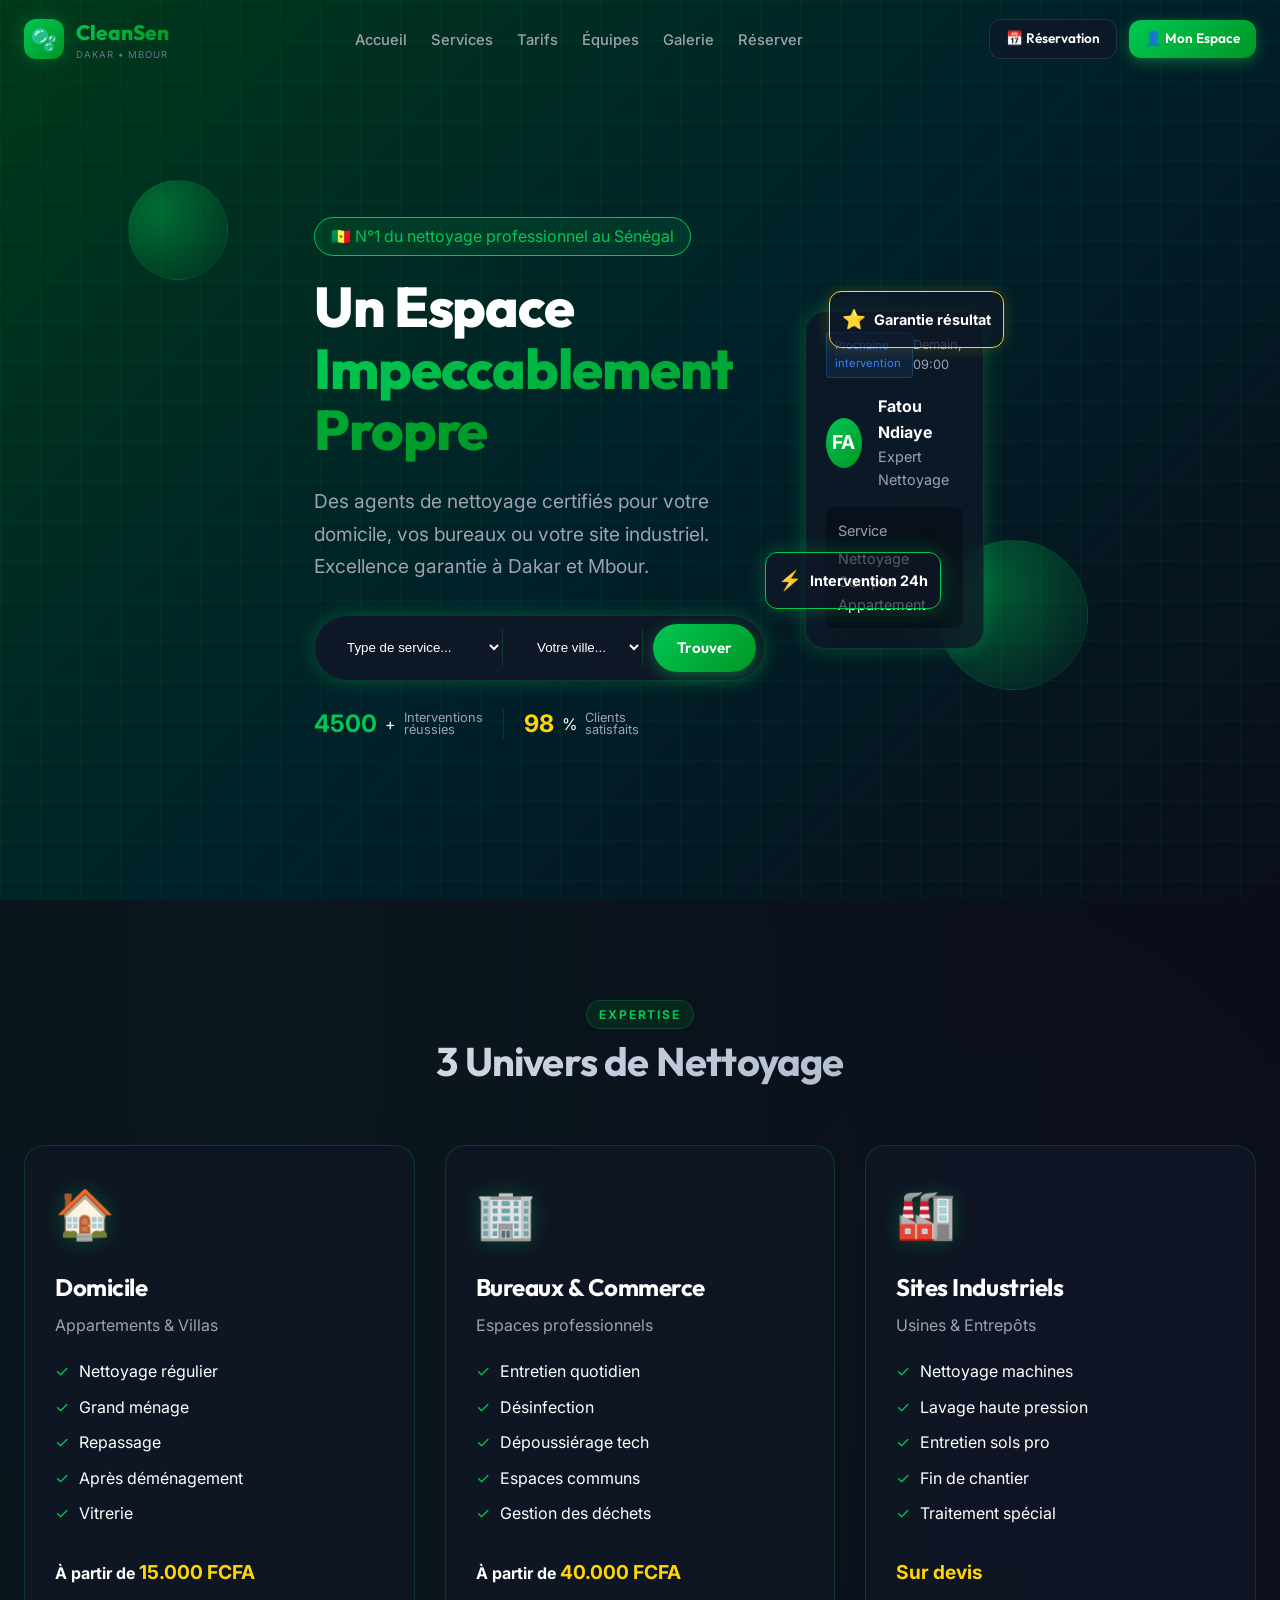
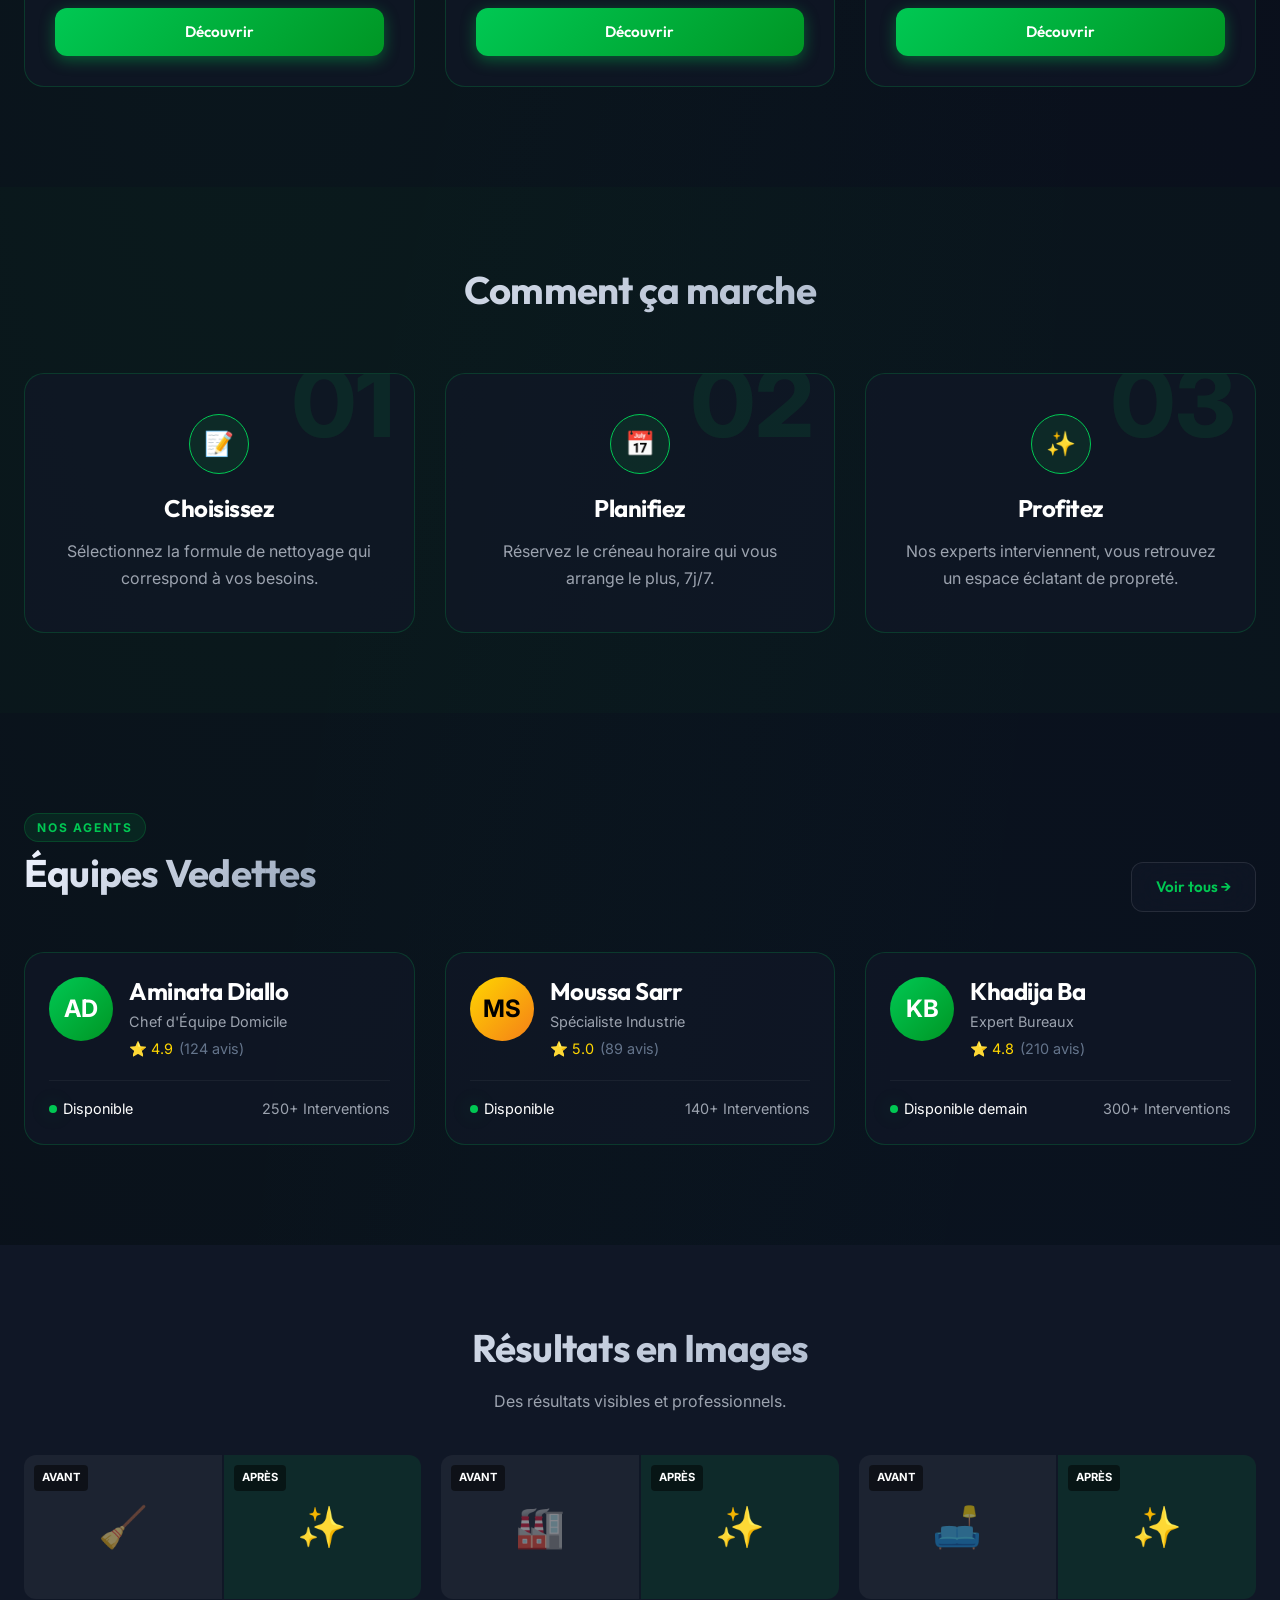
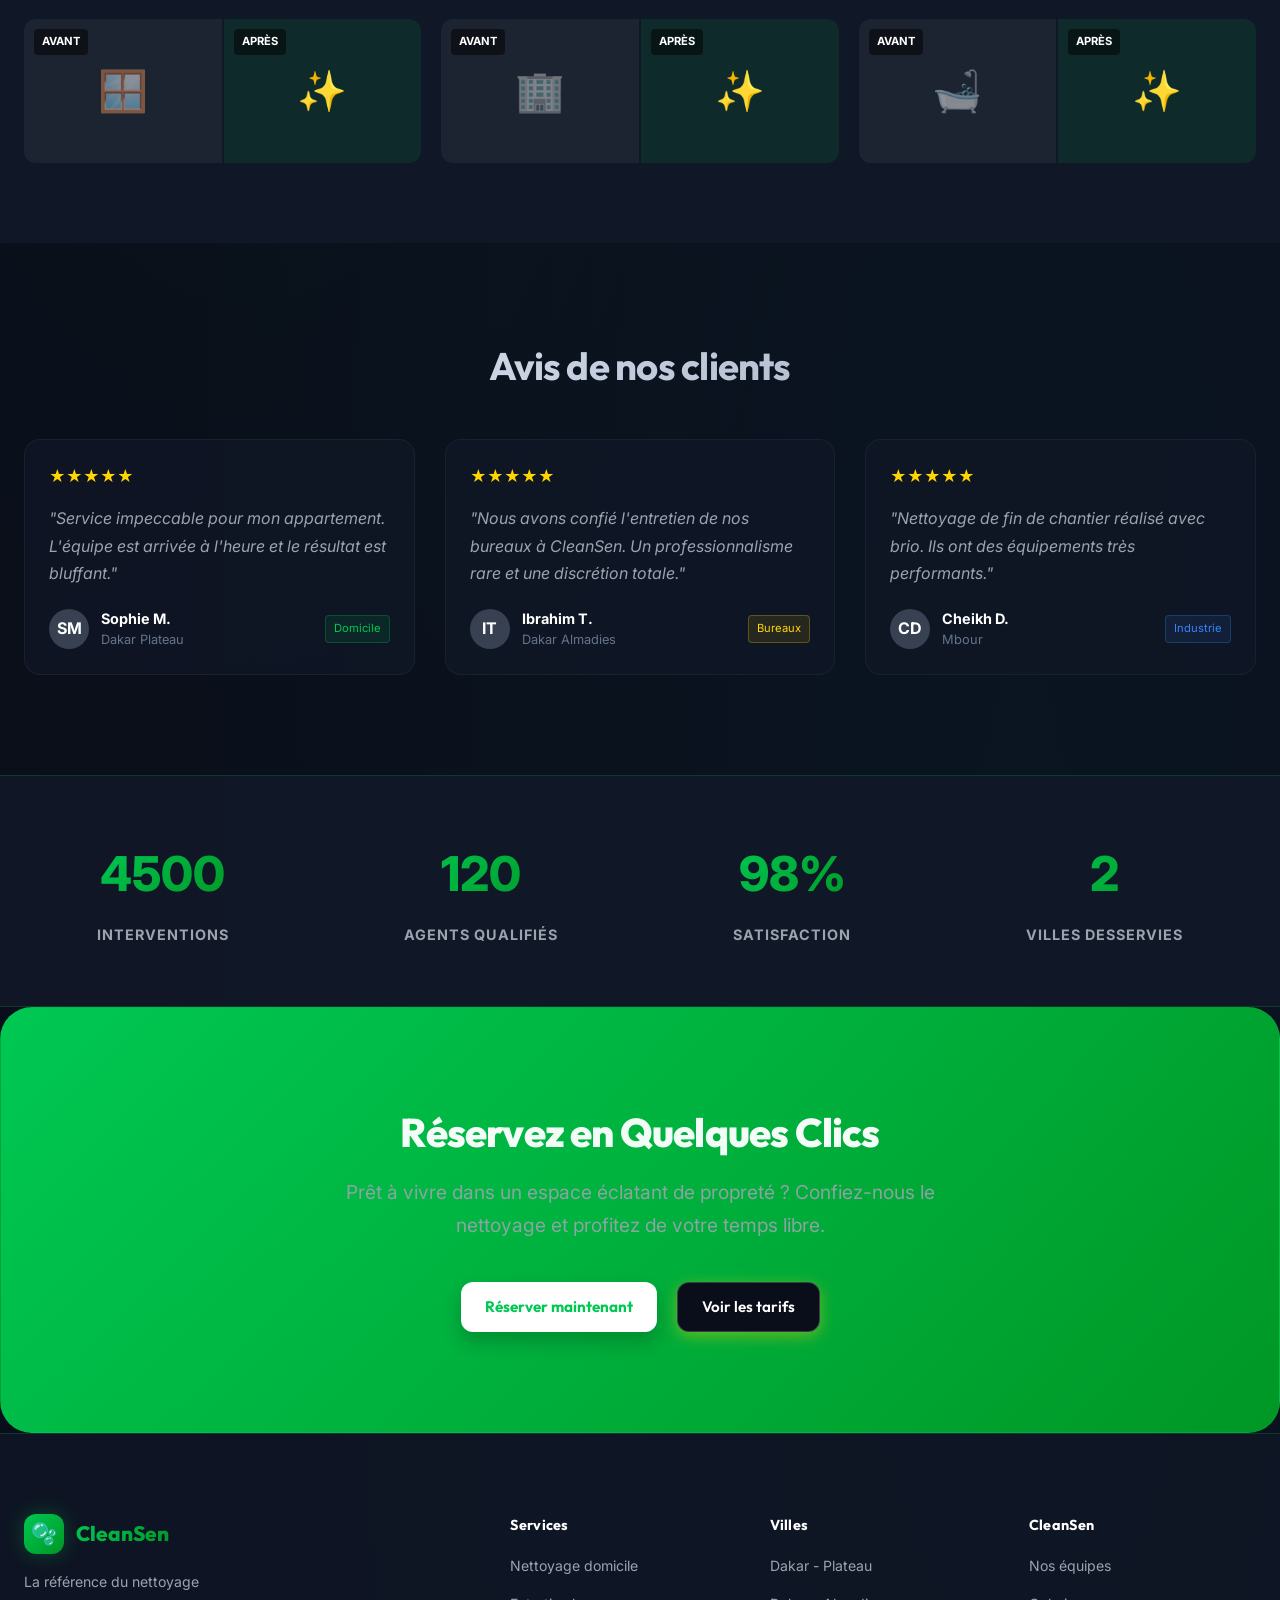
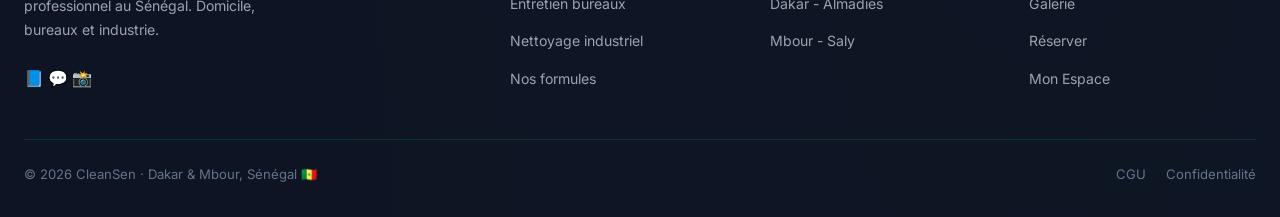
<file: index.html>
<!DOCTYPE html>
<html lang="fr">
<head>
  <meta charset="UTF-8">
  <meta name="viewport" content="width=device-width, initial-scale=1.0">
  <title>CleanSen - N°1 du nettoyage professionnel au Sénégal</title>
  <link rel="stylesheet" href="css/style.css">
  <link rel="stylesheet" href="css/animations.css">
  <link rel="stylesheet" href="css/components.css">
  <style>
    /* Redefining identity variables to guarantee exact styling if CSS missing */
    :root {
      --primary: #00C853;
      --accent: #FFD600;
      --bg-dark: #0a0e1a;
      --bg-card: rgba(17,24,39,0.7);
      --bg-surface: rgba(17,24,39,0.9);
      --text-primary: #ffffff;
      --text-secondary: #9ca3af;
      --grad-primary: linear-gradient(135deg, #00C853 0%, #009624 100%);
      --grad-gold: linear-gradient(135deg, #FFD600 0%, #F57F17 100%);
      --shadow-glow: 0 0 20px rgba(0, 200, 83, 0.3);
      --border: rgba(0,200,83,0.2);
    }
    body { background-color: var(--bg-dark); color: var(--text-primary); }
    
    /* Hero customizations */
    .hero {
      position: relative;
      background: linear-gradient(135deg, #00391A 0%, #00212A 50%, #0a0e1a 100%);
      padding: 160px 0 100px;
      overflow: hidden;
    }
    .hero-grid {
      position: absolute; inset: 0;
      background-image: linear-gradient(rgba(0,200,83,0.05) 1px, transparent 1px), linear-gradient(90deg, rgba(0,200,83,0.05) 1px, transparent 1px);
      background-size: 40px 40px;
      z-index: 0;
    }
    .hero-bubbles {
      position: absolute; inset: 0; z-index: 1; pointer-events: none;
    }
    .hero-bubble {
      position: absolute; background: radial-gradient(circle at 30% 30%, rgba(0,200,83,0.4), transparent);
      border-radius: 50%; border: 1px solid rgba(0,200,83,0.1);
      animation: float 8s infinite ease-in-out;
    }
    .hero-content { position: relative; z-index: 2; display: grid; grid-template-columns: 1fr 1fr; gap: 40px; align-items: center; }
    @media (max-width: 992px) { .hero-content { grid-template-columns: 1fr; text-align: center; } }
    
    .text-gradient { background: var(--grad-primary); -webkit-background-clip: text; -webkit-text-fill-color: transparent; }
    .text-gradient-gold { background: var(--grad-gold); -webkit-background-clip: text; -webkit-text-fill-color: transparent; }
    
    .search-bar { background: var(--bg-surface); padding: 8px; border-radius: 50px; display: flex; gap: 10px; border: 1px solid var(--border); box-shadow: var(--shadow-glow); }
    .search-bar select { background: transparent; border: none; color: white; padding: 10px 20px; outline: none; border-right: 1px solid var(--border); }
    .search-bar option { background: var(--bg-dark); color: white; }
    
    .floating-card { background: var(--bg-card); backdrop-filter: blur(20px); border: 1px solid var(--border); padding: 20px; border-radius: 20px; box-shadow: var(--shadow-glow); position: relative; }
    
    .step-number { font-size: 6rem; font-weight: 800; color: rgba(0,200,83,0.1); position: absolute; top: -20px; right: 20px; line-height: 1; }
    
    .gallery-card { display: grid; grid-template-columns: 1fr 1fr; gap: 2px; border-radius: 12px; overflow: hidden; }
    .gallery-panel { padding: 40px 20px; text-align: center; position: relative; }
    .gallery-panel.avant { background: rgba(255,255,255,0.05); }
    .gallery-panel.apres { background: rgba(0,200,83,0.1); }
    .panel-label { position: absolute; top: 10px; left: 10px; font-size: 0.7rem; font-weight: bold; background: rgba(0,0,0,0.5); padding: 4px 8px; border-radius: 4px; }
    
    @media (max-width: 768px) {
      .hero { padding: 100px 0 50px; }
      .search-bar {
        flex-direction: column;
        border-radius: 16px;
        padding: 12px;
        width: 100%;
      }
      .search-bar select, .search-bar input, .search-bar .btn, .search-bar a {
        border-right: none !important;
        width: 100% !important;
        max-width: 100% !important;
      }
      .gallery-card { grid-template-columns: 1fr; }
    }
  </style>
</head>
<body>

<!-- Navbar -->
<nav class="navbar" id="navbar">
  <div class="container">
    <div class="navbar-inner">
      <a href="index.html" class="nav-logo">
        <div class="nav-logo-icon">🫧</div>
        <div><div class="nav-logo-text">CleanSen</div><span class="nav-logo-sub">Dakar • Mbour</span></div>
      </a>
      <ul class="nav-links">
        <li><a href="index.html">Accueil</a></li>
        <li><a href="services.html">Services</a></li>
        <li><a href="tarifs.html">Tarifs</a></li>
        <li><a href="equipes.html">Équipes</a></li>
        <li><a href="galerie.html">Galerie</a></li>
        <li><a href="reservation.html">Réserver</a></li>
      </ul>
      <div class="nav-actions">
        <a href="reservation.html" class="btn btn-ghost btn-sm">📅 Réservation</a>
        <a href="dashboard-client.html" class="btn btn-primary btn-sm">👤 Mon Espace</a>
      </div>
      <button class="mobile-menu-btn" onclick="toggleMobileMenu()">☰</button>
    </div>
  </div>
</nav>

<!-- Mobile Menu -->
<div id="mobile-menu" style="display:none;position:fixed;top:68px;left:0;right:0;z-index:999;background:var(--bg-card);border-bottom:1px solid var(--border);padding:16px;backdrop-filter:blur(20px);">
  <ul style="list-style:none;display:flex;flex-direction:column;gap:8px;">
    <li><a href="index.html" style="display:block;padding:12px 16px;border-radius:10px;color:var(--text-secondary);">🏠 Accueil</a></li>
    <li><a href="services.html" style="display:block;padding:12px 16px;border-radius:10px;color:var(--text-secondary);">🧹 Services</a></li>
    <li><a href="tarifs.html" style="display:block;padding:12px 16px;border-radius:10px;color:var(--text-secondary);">💰 Tarifs</a></li>
    <li><a href="equipes.html" style="display:block;padding:12px 16px;border-radius:10px;color:var(--text-secondary);">👥 Équipes</a></li>
    <li><a href="reservation.html" class="btn btn-primary" style="width:100%;justify-content:center;margin-top:8px;">📅 Réserver</a></li>
  </ul>
</div>

<!-- Hero Section -->
<section class="hero">
  <div class="hero-grid"></div>
  <div class="hero-bubbles">
    <div class="hero-bubble" style="width:100px;height:100px;top:20%;left:10%;"></div>
    <div class="hero-bubble" style="width:150px;height:150px;top:60%;right:15%;animation-delay:2s;"></div>
  </div>
  
  <div class="container hero-content">
    <div>
      <div class="badge-pill badge-green" style="display:inline-block; margin-bottom: 20px; padding: 6px 16px; border-radius: 50px; background: rgba(0,200,83,0.1); border: 1px solid var(--primary); color: var(--primary);">
        🇸🇳 N°1 du nettoyage professionnel au Sénégal
      </div>
      <h1 style="font-size: 3.5rem; line-height: 1.1; margin-bottom: 24px; font-weight: 800;">
        Un Espace <br><span class="text-gradient">Impeccablement Propre</span>
      </h1>
      <p style="font-size: 1.2rem; color: var(--text-secondary); margin-bottom: 32px; max-width: 480px;">
        Des agents de nettoyage certifiés pour votre domicile, vos bureaux ou votre site industriel. Excellence garantie à Dakar et Mbour.
      </p>
      
      <div class="search-bar" style="margin-bottom: 24px;">
        <select>
          <option>Type de service...</option>
          <option>Nettoyage Domicile</option>
          <option>Entretien Bureaux</option>
          <option>Nettoyage Industriel</option>
        </select>
        <select>
          <option>Votre ville...</option>
          <option>Dakar</option>
          <option>Mbour</option>
        </select>
        <a href="reservation.html" class="btn btn-primary" style="border-radius: 50px;">Trouver</a>
      </div>
      
      <div style="display: flex; gap: 20px; align-items: center;">
        <div style="display: flex; align-items: center; gap: 8px;">
          <span style="font-size: 1.5rem; font-weight: bold; color: var(--primary);" class="data-count">4500</span>+
          <span style="font-size: 0.8rem; color: var(--text-secondary); line-height: 1;">Interventions<br>réussies</span>
        </div>
        <div style="width: 1px; height: 30px; background: var(--border);"></div>
        <div style="display: flex; align-items: center; gap: 8px;">
          <span style="font-size: 1.5rem; font-weight: bold; color: var(--accent);" class="data-count">98</span>%
          <span style="font-size: 0.8rem; color: var(--text-secondary); line-height: 1;">Clients<br>satisfaits</span>
        </div>
      </div>
    </div>
    
    <div style="position: relative;">
      <div class="floating-card" style="max-width: 320px; margin: 0 auto; animation: float 6s infinite ease-in-out;">
        <div style="display: flex; justify-content: space-between; align-items: center; margin-bottom: 16px;">
          <div class="badge-blue" style="font-size: 0.7rem; padding: 4px 8px; border-radius: 4px; background: rgba(59,130,246,0.1); color: #3b82f6;">Prochaine intervention</div>
          <div style="color: var(--text-secondary); font-size: 0.8rem;">Demain, 09:00</div>
        </div>
        <div style="display: flex; gap: 16px; align-items: center; margin-bottom: 16px;">
          <div style="width: 50px; height: 50px; border-radius: 50%; background: var(--grad-primary); display: flex; align-items: center; justify-content: center; font-weight: bold; font-size: 1.2rem;">FA</div>
          <div>
            <div style="font-weight: bold;">Fatou Ndiaye</div>
            <div style="color: var(--text-secondary); font-size: 0.9rem;">Expert Nettoyage</div>
          </div>
        </div>
        <div style="background: rgba(0,0,0,0.3); border-radius: 8px; padding: 12px; font-size: 0.9rem;">
          <div style="color: var(--text-secondary); margin-bottom: 4px;">Service</div>
          <div>Nettoyage Complet Appartement</div>
        </div>
      </div>
      
      <div style="position: absolute; top: -20px; right: -20px; background: var(--bg-card); padding: 12px; border-radius: 12px; border: 1px solid var(--accent); box-shadow: 0 0 15px rgba(255,214,0,0.2); animation: float 5s infinite ease-in-out reverse;">
        <div style="display: flex; gap: 8px; align-items: center;">
          <span style="font-size: 1.2rem;">⭐</span>
          <span style="font-weight: bold; font-size: 0.9rem;">Garantie résultat</span>
        </div>
      </div>
      
      <div style="position: absolute; bottom: 40px; left: -40px; background: var(--bg-card); padding: 12px; border-radius: 12px; border: 1px solid var(--primary); box-shadow: var(--shadow-glow); animation: float 7s infinite ease-in-out;">
        <div style="display: flex; gap: 8px; align-items: center;">
          <span style="font-size: 1.2rem;">⚡</span>
          <span style="font-weight: bold; font-size: 0.9rem;">Intervention 24h</span>
        </div>
      </div>
    </div>
  </div>
</section>

<!-- Univers -->
<section style="padding: 100px 0;">
  <div class="container">
    <div style="text-align: center; margin-bottom: 60px;">
      <div class="section-label" style="color: var(--primary); text-transform: uppercase; font-weight: bold; margin-bottom: 8px;">Expertise</div>
      <h2 class="section-title" style="font-size: 2.5rem;">3 Univers de Nettoyage</h2>
    </div>
    
    <div style="display: grid; grid-template-columns: repeat(auto-fit, minmax(300px, 1fr)); gap: 30px;">
      <!-- Domicile -->
      <div class="card" style="background: var(--bg-card); border: 1px solid var(--border); border-radius: 20px; padding: 30px; transition: all 0.3s ease; cursor: pointer;">
        <div style="font-size: 3rem; margin-bottom: 20px; text-shadow: var(--shadow-glow);">🏠</div>
        <h3 style="font-size: 1.5rem; margin-bottom: 10px;">Domicile</h3>
        <p style="color: var(--text-secondary); margin-bottom: 20px;">Appartements & Villas</p>
        <ul style="list-style: none; margin-bottom: 30px; display: flex; flex-direction: column; gap: 10px;">
          <li style="display: flex; gap: 10px; align-items: center;"><span style="color: var(--primary);">✓</span> Nettoyage régulier</li>
          <li style="display: flex; gap: 10px; align-items: center;"><span style="color: var(--primary);">✓</span> Grand ménage</li>
          <li style="display: flex; gap: 10px; align-items: center;"><span style="color: var(--primary);">✓</span> Repassage</li>
          <li style="display: flex; gap: 10px; align-items: center;"><span style="color: var(--primary);">✓</span> Après déménagement</li>
          <li style="display: flex; gap: 10px; align-items: center;"><span style="color: var(--primary);">✓</span> Vitrerie</li>
        </ul>
        <div style="font-weight: bold; margin-bottom: 20px;">À partir de <span style="color: var(--accent); font-size: 1.2rem;">15.000 FCFA</span></div>
        <a href="services.html#domicile" class="btn btn-primary" style="width: 100%; justify-content: center;">Découvrir</a>
      </div>
      
      <!-- Bureaux -->
      <div class="card" style="background: var(--bg-card); border: 1px solid var(--border); border-radius: 20px; padding: 30px; transition: all 0.3s ease; cursor: pointer;">
        <div style="font-size: 3rem; margin-bottom: 20px; text-shadow: var(--shadow-glow);">🏢</div>
        <h3 style="font-size: 1.5rem; margin-bottom: 10px;">Bureaux & Commerce</h3>
        <p style="color: var(--text-secondary); margin-bottom: 20px;">Espaces professionnels</p>
        <ul style="list-style: none; margin-bottom: 30px; display: flex; flex-direction: column; gap: 10px;">
          <li style="display: flex; gap: 10px; align-items: center;"><span style="color: var(--primary);">✓</span> Entretien quotidien</li>
          <li style="display: flex; gap: 10px; align-items: center;"><span style="color: var(--primary);">✓</span> Désinfection</li>
          <li style="display: flex; gap: 10px; align-items: center;"><span style="color: var(--primary);">✓</span> Dépoussiérage tech</li>
          <li style="display: flex; gap: 10px; align-items: center;"><span style="color: var(--primary);">✓</span> Espaces communs</li>
          <li style="display: flex; gap: 10px; align-items: center;"><span style="color: var(--primary);">✓</span> Gestion des déchets</li>
        </ul>
        <div style="font-weight: bold; margin-bottom: 20px;">À partir de <span style="color: var(--accent); font-size: 1.2rem;">40.000 FCFA</span></div>
        <a href="services.html#bureau" class="btn btn-primary" style="width: 100%; justify-content: center;">Découvrir</a>
      </div>
      
      <!-- Industrie -->
      <div class="card" style="background: var(--bg-card); border: 1px solid var(--border); border-radius: 20px; padding: 30px; transition: all 0.3s ease; cursor: pointer;">
        <div style="font-size: 3rem; margin-bottom: 20px; text-shadow: var(--shadow-glow);">🏭</div>
        <h3 style="font-size: 1.5rem; margin-bottom: 10px;">Sites Industriels</h3>
        <p style="color: var(--text-secondary); margin-bottom: 20px;">Usines & Entrepôts</p>
        <ul style="list-style: none; margin-bottom: 30px; display: flex; flex-direction: column; gap: 10px;">
          <li style="display: flex; gap: 10px; align-items: center;"><span style="color: var(--primary);">✓</span> Nettoyage machines</li>
          <li style="display: flex; gap: 10px; align-items: center;"><span style="color: var(--primary);">✓</span> Lavage haute pression</li>
          <li style="display: flex; gap: 10px; align-items: center;"><span style="color: var(--primary);">✓</span> Entretien sols pro</li>
          <li style="display: flex; gap: 10px; align-items: center;"><span style="color: var(--primary);">✓</span> Fin de chantier</li>
          <li style="display: flex; gap: 10px; align-items: center;"><span style="color: var(--primary);">✓</span> Traitement spécial</li>
        </ul>
        <div style="font-weight: bold; margin-bottom: 20px; color: var(--accent); font-size: 1.2rem;">Sur devis</div>
        <a href="services.html#industrie" class="btn btn-primary" style="width: 100%; justify-content: center;">Découvrir</a>
      </div>
    </div>
  </div>
</section>

<!-- Comment ça marche -->
<section style="padding: 80px 0; background: rgba(0,200,83,0.02);">
  <div class="container">
    <div style="text-align: center; margin-bottom: 60px;">
      <h2 class="section-title">Comment ça marche</h2>
    </div>
    
    <div style="display: grid; grid-template-columns: repeat(auto-fit, minmax(280px, 1fr)); gap: 30px;">
      <div class="card" style="background: var(--bg-card); padding: 40px 30px; border-radius: 20px; border: 1px solid var(--border); position: relative; overflow: hidden; text-align: center;">
        <div class="step-number">01</div>
        <div style="width: 60px; height: 60px; border-radius: 50%; background: rgba(0,200,83,0.1); border: 1px solid var(--primary); display: flex; align-items: center; justify-content: center; font-size: 1.5rem; margin: 0 auto 20px; position: relative; z-index: 2;">📝</div>
        <h3 style="position: relative; z-index: 2; margin-bottom: 15px;">Choisissez</h3>
        <p style="color: var(--text-secondary); position: relative; z-index: 2;">Sélectionnez la formule de nettoyage qui correspond à vos besoins.</p>
      </div>
      
      <div class="card" style="background: var(--bg-card); padding: 40px 30px; border-radius: 20px; border: 1px solid var(--border); position: relative; overflow: hidden; text-align: center;">
        <div class="step-number">02</div>
        <div style="width: 60px; height: 60px; border-radius: 50%; background: rgba(0,200,83,0.1); border: 1px solid var(--primary); display: flex; align-items: center; justify-content: center; font-size: 1.5rem; margin: 0 auto 20px; position: relative; z-index: 2;">📅</div>
        <h3 style="position: relative; z-index: 2; margin-bottom: 15px;">Planifiez</h3>
        <p style="color: var(--text-secondary); position: relative; z-index: 2;">Réservez le créneau horaire qui vous arrange le plus, 7j/7.</p>
      </div>
      
      <div class="card" style="background: var(--bg-card); padding: 40px 30px; border-radius: 20px; border: 1px solid var(--border); position: relative; overflow: hidden; text-align: center;">
        <div class="step-number">03</div>
        <div style="width: 60px; height: 60px; border-radius: 50%; background: rgba(0,200,83,0.1); border: 1px solid var(--primary); display: flex; align-items: center; justify-content: center; font-size: 1.5rem; margin: 0 auto 20px; position: relative; z-index: 2;">✨</div>
        <h3 style="position: relative; z-index: 2; margin-bottom: 15px;">Profitez</h3>
        <p style="color: var(--text-secondary); position: relative; z-index: 2;">Nos experts interviennent, vous retrouvez un espace éclatant de propreté.</p>
      </div>
    </div>
  </div>
</section>

<!-- Equipes vedettes -->
<section style="padding: 100px 0;">
  <div class="container">
    <div style="display: flex; justify-content: space-between; align-items: flex-end; margin-bottom: 40px;">
      <div>
        <div class="section-label" style="color: var(--primary); font-weight: bold; margin-bottom: 8px;">NOS AGENTS</div>
        <h2 class="section-title">Équipes Vedettes</h2>
      </div>
      <a href="equipes.html" class="btn btn-ghost" style="color: var(--primary);">Voir tous →</a>
    </div>
    
    <div style="display: grid; grid-template-columns: repeat(auto-fit, minmax(300px, 1fr)); gap: 30px;">
      <div class="card" style="background: var(--bg-card); border-radius: 20px; border: 1px solid var(--border); padding: 24px;">
        <div style="display: flex; gap: 16px; margin-bottom: 20px;">
          <div style="width: 64px; height: 64px; border-radius: 50%; background: var(--grad-primary); display: flex; align-items: center; justify-content: center; font-size: 1.5rem; font-weight: bold;">AD</div>
          <div>
            <h3 style="margin: 0 0 4px 0;">Aminata Diallo</h3>
            <div style="color: var(--text-secondary); font-size: 0.9rem; margin-bottom: 4px;">Chef d'Équipe Domicile</div>
            <div style="display: flex; align-items: center; gap: 6px; font-size: 0.9rem;">
              <span style="color: var(--accent);">⭐ 4.9</span>
              <span style="color: var(--text-muted);">(124 avis)</span>
            </div>
          </div>
        </div>
        <div style="display: flex; justify-content: space-between; border-top: 1px solid rgba(255,255,255,0.05); padding-top: 16px;">
          <div style="display: flex; align-items: center; gap: 6px;">
            <div style="width: 8px; height: 8px; border-radius: 50%; background: var(--primary); box-shadow: var(--shadow-glow);"></div>
            <span style="font-size: 0.9rem;">Disponible</span>
          </div>
          <div style="color: var(--text-secondary); font-size: 0.9rem;">250+ Interventions</div>
        </div>
      </div>
      
      <div class="card" style="background: var(--bg-card); border-radius: 20px; border: 1px solid var(--border); padding: 24px;">
        <div style="display: flex; gap: 16px; margin-bottom: 20px;">
          <div style="width: 64px; height: 64px; border-radius: 50%; background: var(--grad-gold); display: flex; align-items: center; justify-content: center; font-size: 1.5rem; font-weight: bold; color: #000;">MS</div>
          <div>
            <h3 style="margin: 0 0 4px 0;">Moussa Sarr</h3>
            <div style="color: var(--text-secondary); font-size: 0.9rem; margin-bottom: 4px;">Spécialiste Industrie</div>
            <div style="display: flex; align-items: center; gap: 6px; font-size: 0.9rem;">
              <span style="color: var(--accent);">⭐ 5.0</span>
              <span style="color: var(--text-muted);">(89 avis)</span>
            </div>
          </div>
        </div>
        <div style="display: flex; justify-content: space-between; border-top: 1px solid rgba(255,255,255,0.05); padding-top: 16px;">
          <div style="display: flex; align-items: center; gap: 6px;">
            <div style="width: 8px; height: 8px; border-radius: 50%; background: var(--primary); box-shadow: var(--shadow-glow);"></div>
            <span style="font-size: 0.9rem;">Disponible</span>
          </div>
          <div style="color: var(--text-secondary); font-size: 0.9rem;">140+ Interventions</div>
        </div>
      </div>

      <div class="card" style="background: var(--bg-card); border-radius: 20px; border: 1px solid var(--border); padding: 24px;">
        <div style="display: flex; gap: 16px; margin-bottom: 20px;">
          <div style="width: 64px; height: 64px; border-radius: 50%; background: var(--grad-primary); display: flex; align-items: center; justify-content: center; font-size: 1.5rem; font-weight: bold;">KB</div>
          <div>
            <h3 style="margin: 0 0 4px 0;">Khadija Ba</h3>
            <div style="color: var(--text-secondary); font-size: 0.9rem; margin-bottom: 4px;">Expert Bureaux</div>
            <div style="display: flex; align-items: center; gap: 6px; font-size: 0.9rem;">
              <span style="color: var(--accent);">⭐ 4.8</span>
              <span style="color: var(--text-muted);">(210 avis)</span>
            </div>
          </div>
        </div>
        <div style="display: flex; justify-content: space-between; border-top: 1px solid rgba(255,255,255,0.05); padding-top: 16px;">
          <div style="display: flex; align-items: center; gap: 6px;">
            <div style="width: 8px; height: 8px; border-radius: 50%; background: var(--primary); box-shadow: var(--shadow-glow);"></div>
            <span style="font-size: 0.9rem;">Disponible demain</span>
          </div>
          <div style="color: var(--text-secondary); font-size: 0.9rem;">300+ Interventions</div>
        </div>
      </div>
    </div>
  </div>
</section>

<!-- Galerie Avant/Après -->
<section style="padding: 80px 0; background: var(--bg-surface);">
  <div class="container">
    <div style="text-align: center; margin-bottom: 40px;">
      <h2 class="section-title">Résultats en Images</h2>
      <p style="color: var(--text-secondary);">Des résultats visibles et professionnels.</p>
    </div>
    
    <div style="display: grid; grid-template-columns: repeat(auto-fit, minmax(300px, 1fr)); gap: 20px;">
      <!-- Card 1 -->
      <div class="gallery-card">
        <div class="gallery-panel avant">
          <div class="panel-label">AVANT</div>
          <div style="font-size: 2.5rem; opacity: 0.5;">🧹</div>
        </div>
        <div class="gallery-panel apres">
          <div class="panel-label">APRÈS</div>
          <div style="font-size: 2.5rem;">✨</div>
        </div>
      </div>
      <!-- Card 2 -->
      <div class="gallery-card">
        <div class="gallery-panel avant">
          <div class="panel-label">AVANT</div>
          <div style="font-size: 2.5rem; opacity: 0.5;">🏭</div>
        </div>
        <div class="gallery-panel apres">
          <div class="panel-label">APRÈS</div>
          <div style="font-size: 2.5rem;">✨</div>
        </div>
      </div>
      <!-- Card 3 -->
      <div class="gallery-card">
        <div class="gallery-panel avant">
          <div class="panel-label">AVANT</div>
          <div style="font-size: 2.5rem; opacity: 0.5;">🛋️</div>
        </div>
        <div class="gallery-panel apres">
          <div class="panel-label">APRÈS</div>
          <div style="font-size: 2.5rem;">✨</div>
        </div>
      </div>
      <!-- Card 4 -->
      <div class="gallery-card">
        <div class="gallery-panel avant">
          <div class="panel-label">AVANT</div>
          <div style="font-size: 2.5rem; opacity: 0.5;">🪟</div>
        </div>
        <div class="gallery-panel apres">
          <div class="panel-label">APRÈS</div>
          <div style="font-size: 2.5rem;">✨</div>
        </div>
      </div>
      <!-- Card 5 -->
      <div class="gallery-card">
        <div class="gallery-panel avant">
          <div class="panel-label">AVANT</div>
          <div style="font-size: 2.5rem; opacity: 0.5;">🏢</div>
        </div>
        <div class="gallery-panel apres">
          <div class="panel-label">APRÈS</div>
          <div style="font-size: 2.5rem;">✨</div>
        </div>
      </div>
      <!-- Card 6 -->
      <div class="gallery-card">
        <div class="gallery-panel avant">
          <div class="panel-label">AVANT</div>
          <div style="font-size: 2.5rem; opacity: 0.5;">🛁</div>
        </div>
        <div class="gallery-panel apres">
          <div class="panel-label">APRÈS</div>
          <div style="font-size: 2.5rem;">✨</div>
        </div>
      </div>
    </div>
  </div>
</section>

<!-- Témoignages -->
<section style="padding: 100px 0;">
  <div class="container">
    <h2 class="section-title" style="text-align: center; margin-bottom: 50px;">Avis de nos clients</h2>
    <div style="display: grid; grid-template-columns: repeat(auto-fit, minmax(300px, 1fr)); gap: 30px;">
      
      <!-- Review 1 -->
      <div class="card" style="background: var(--bg-card); border-radius: 16px; padding: 24px; border: 1px solid rgba(255,255,255,0.05);">
        <div style="display: flex; gap: 4px; color: var(--accent); margin-bottom: 16px;">★★★★★</div>
        <p style="font-style: italic; color: var(--text-secondary); margin-bottom: 20px;">"Service impeccable pour mon appartement. L'équipe est arrivée à l'heure et le résultat est bluffant."</p>
        <div style="display: flex; align-items: center; gap: 12px;">
          <div style="width: 40px; height: 40px; border-radius: 50%; background: #374151; display: flex; align-items: center; justify-content: center; font-weight: bold;">SM</div>
          <div>
            <div style="font-weight: bold; font-size: 0.9rem;">Sophie M.</div>
            <div style="color: var(--text-muted); font-size: 0.8rem;">Dakar Plateau</div>
          </div>
          <div class="badge-green" style="margin-left: auto; font-size: 0.7rem; padding: 4px 8px; border-radius: 4px; background: rgba(0,200,83,0.1); color: var(--primary);">Domicile</div>
        </div>
      </div>

      <!-- Review 2 -->
      <div class="card" style="background: var(--bg-card); border-radius: 16px; padding: 24px; border: 1px solid rgba(255,255,255,0.05);">
        <div style="display: flex; gap: 4px; color: var(--accent); margin-bottom: 16px;">★★★★★</div>
        <p style="font-style: italic; color: var(--text-secondary); margin-bottom: 20px;">"Nous avons confié l'entretien de nos bureaux à CleanSen. Un professionnalisme rare et une discrétion totale."</p>
        <div style="display: flex; align-items: center; gap: 12px;">
          <div style="width: 40px; height: 40px; border-radius: 50%; background: #374151; display: flex; align-items: center; justify-content: center; font-weight: bold;">IT</div>
          <div>
            <div style="font-weight: bold; font-size: 0.9rem;">Ibrahim T.</div>
            <div style="color: var(--text-muted); font-size: 0.8rem;">Dakar Almadies</div>
          </div>
          <div class="badge-gold" style="margin-left: auto; font-size: 0.7rem; padding: 4px 8px; border-radius: 4px; background: rgba(255,214,0,0.1); color: var(--accent);">Bureaux</div>
        </div>
      </div>

      <!-- Review 3 -->
      <div class="card" style="background: var(--bg-card); border-radius: 16px; padding: 24px; border: 1px solid rgba(255,255,255,0.05);">
        <div style="display: flex; gap: 4px; color: var(--accent); margin-bottom: 16px;">★★★★★</div>
        <p style="font-style: italic; color: var(--text-secondary); margin-bottom: 20px;">"Nettoyage de fin de chantier réalisé avec brio. Ils ont des équipements très performants."</p>
        <div style="display: flex; align-items: center; gap: 12px;">
          <div style="width: 40px; height: 40px; border-radius: 50%; background: #374151; display: flex; align-items: center; justify-content: center; font-weight: bold;">CD</div>
          <div>
            <div style="font-weight: bold; font-size: 0.9rem;">Cheikh D.</div>
            <div style="color: var(--text-muted); font-size: 0.8rem;">Mbour</div>
          </div>
          <div class="badge-blue" style="margin-left: auto; font-size: 0.7rem; padding: 4px 8px; border-radius: 4px; background: rgba(59,130,246,0.1); color: #3b82f6;">Industrie</div>
        </div>
      </div>

    </div>
  </div>
</section>

<!-- Stats Section -->
<section style="padding: 60px 0; background: var(--bg-surface); border-top: 1px solid var(--border); border-bottom: 1px solid var(--border);">
  <div class="container">
    <div style="display: flex; flex-wrap: wrap; justify-content: space-around; gap: 30px; text-align: center;">
      <div>
        <div class="text-gradient" style="font-size: 3rem; font-weight: 800; margin-bottom: 10px;" class="data-count">4500</div>
        <div style="color: var(--text-secondary); font-weight: bold; text-transform: uppercase; letter-spacing: 1px; font-size: 0.9rem;">Interventions</div>
      </div>
      <div>
        <div class="text-gradient" style="font-size: 3rem; font-weight: 800; margin-bottom: 10px;" class="data-count">120</div>
        <div style="color: var(--text-secondary); font-weight: bold; text-transform: uppercase; letter-spacing: 1px; font-size: 0.9rem;">Agents Qualifiés</div>
      </div>
      <div>
        <div class="text-gradient" style="font-size: 3rem; font-weight: 800; margin-bottom: 10px;"><span class="data-count">98</span>%</div>
        <div style="color: var(--text-secondary); font-weight: bold; text-transform: uppercase; letter-spacing: 1px; font-size: 0.9rem;">Satisfaction</div>
      </div>
      <div>
        <div class="text-gradient" style="font-size: 3rem; font-weight: 800; margin-bottom: 10px;" class="data-count">2</div>
        <div style="color: var(--text-secondary); font-weight: bold; text-transform: uppercase; letter-spacing: 1px; font-size: 0.9rem;">Villes Desservies</div>
      </div>
    </div>
  </div>
</section>

<!-- CTA Section -->
<section class="cta-section" style="padding: 100px 0; background: var(--grad-primary); text-align: center; color: white;">
  <div class="container">
    <h2 style="font-size: 2.5rem; margin-bottom: 20px; font-weight: 800;">Réservez en Quelques Clics</h2>
    <p style="font-size: 1.2rem; margin-bottom: 40px; opacity: 0.9; max-width: 600px; margin-left: auto; margin-right: auto;">
      Prêt à vivre dans un espace éclatant de propreté ? Confiez-nous le nettoyage et profitez de votre temps libre.
    </p>
    <div style="display: flex; gap: 20px; justify-content: center;">
      <a href="reservation.html" class="btn btn-primary" style="background: white; color: var(--primary); font-weight: bold; box-shadow: 0 10px 20px rgba(0,0,0,0.2);">Réserver maintenant</a>
      <a href="tarifs.html" class="btn btn-gold" style="background: var(--bg-dark); color: white; border: 1px solid rgba(255,255,255,0.2);">Voir les tarifs</a>
    </div>
  </div>
</section>

<!-- Footer -->
<footer class="footer">
  <div class="container">
    <div class="footer-grid">
      <div>
        <a href="index.html" class="nav-logo" style="margin-bottom:16px;">
          <div class="nav-logo-icon">🫧</div>
          <div><div class="nav-logo-text">CleanSen</div></div>
        </a>
        <p style="font-size:0.88rem;max-width:260px;margin:16px 0 24px;">La référence du nettoyage professionnel au Sénégal. Domicile, bureaux et industrie.</p>
        <div class="footer-social">
          <a href="#" class="footer-social-link">📘</a>
          <a href="#" class="footer-social-link">💬</a>
          <a href="#" class="footer-social-link">📸</a>
        </div>
      </div>
      <div>
        <div class="footer-title">Services</div>
        <ul class="footer-links">
          <li><a href="services.html#domicile">Nettoyage domicile</a></li>
          <li><a href="services.html#bureau">Entretien bureaux</a></li>
          <li><a href="services.html#industrie">Nettoyage industriel</a></li>
          <li><a href="tarifs.html">Nos formules</a></li>
        </ul>
      </div>
      <div>
        <div class="footer-title">Villes</div>
        <ul class="footer-links">
          <li><a href="#">Dakar - Plateau</a></li>
          <li><a href="#">Dakar - Almadies</a></li>
          <li><a href="#">Mbour - Saly</a></li>
        </ul>
      </div>
      <div>
        <div class="footer-title">CleanSen</div>
        <ul class="footer-links">
          <li><a href="equipes.html">Nos équipes</a></li>
          <li><a href="galerie.html">Galerie</a></li>
          <li><a href="reservation.html">Réserver</a></li>
          <li><a href="dashboard-client.html">Mon Espace</a></li>
        </ul>
      </div>
    </div>
    <div class="footer-bottom">
      <div>© 2026 CleanSen · Dakar & Mbour, Sénégal 🇸🇳</div>
      <div style="display:flex;gap:20px;"><a href="#" style="color:var(--text-muted);">CGU</a><a href="#" style="color:var(--text-muted);">Confidentialité</a></div>
    </div>
  </div>
</footer>

<script src="js/app.js"></script>
<script>
  function toggleMobileMenu() {
    const menu = document.getElementById('mobile-menu');
    menu.style.display = menu.style.display === 'none' ? 'block' : 'none';
  }
</script>
</body>
</html>
</file>
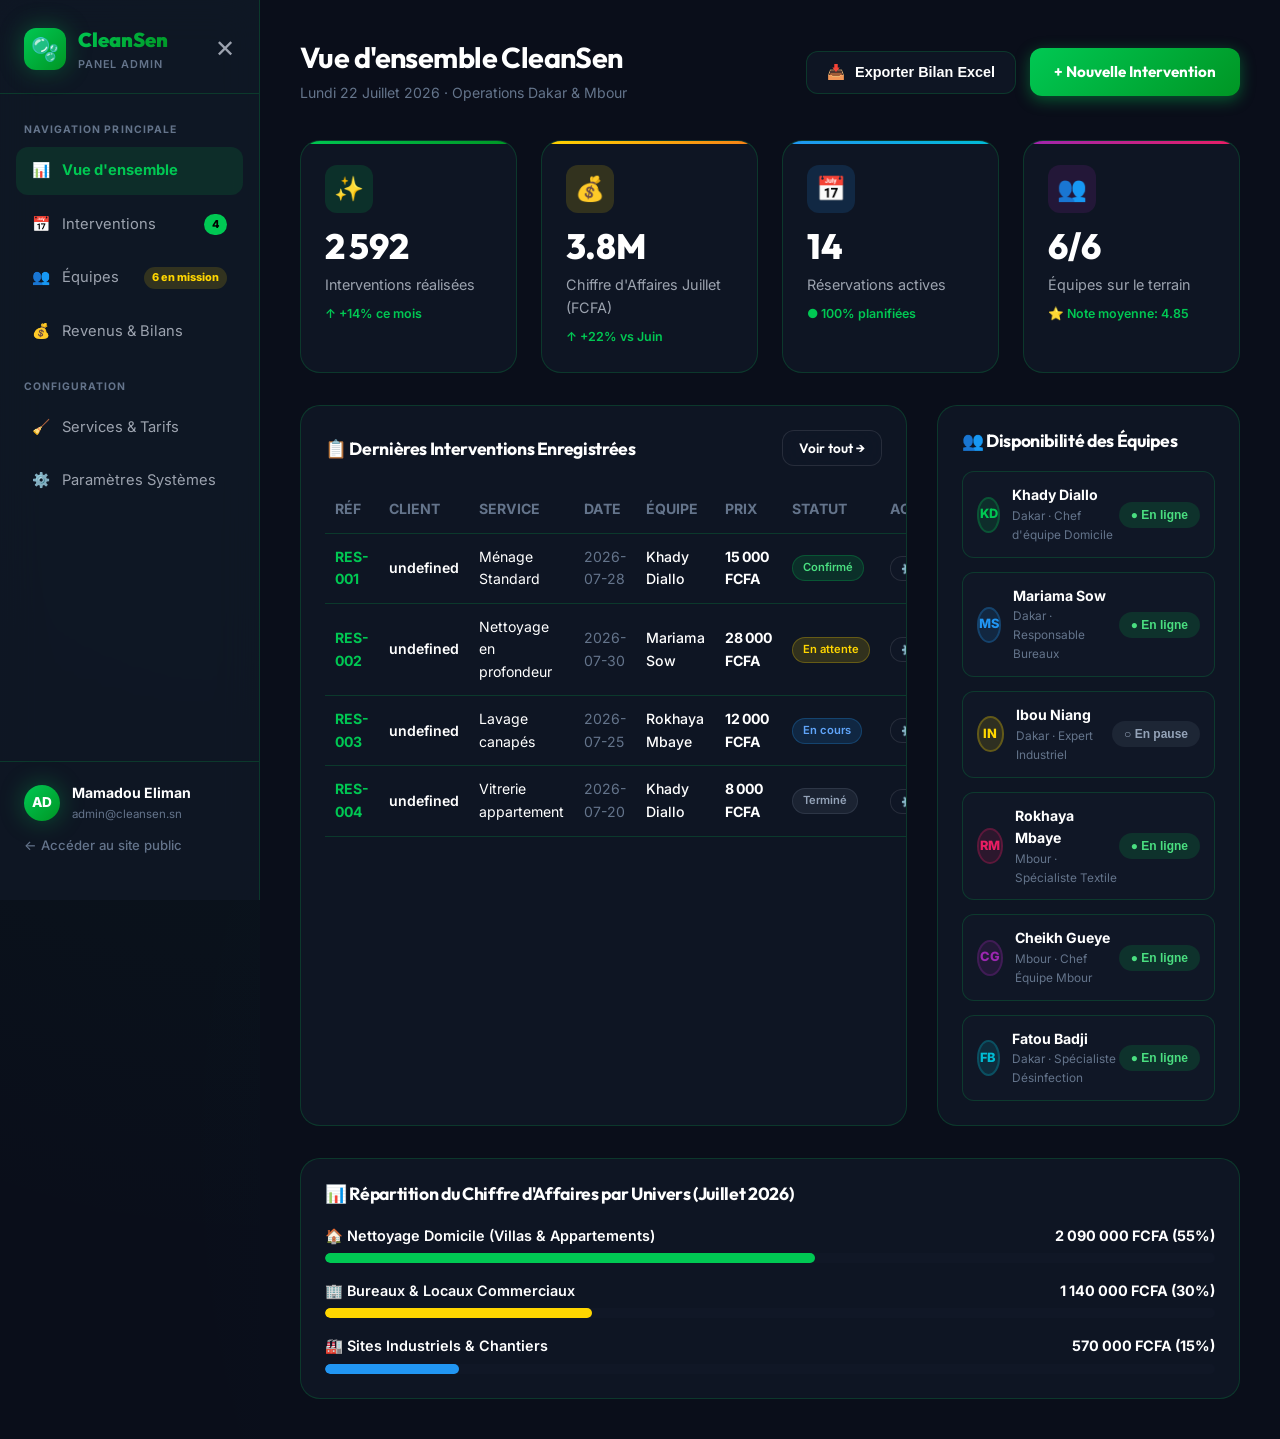
<file: admin.html>
<!DOCTYPE html>
<html lang="fr">
<head>
  <meta charset="UTF-8">
  <meta name="viewport" content="width=device-width, initial-scale=1.0">
  <title>Administration CleanSen — Panel Desktop & Mobile</title>
  <meta name="description" content="Panel d'administration CleanSen : gestion des interventions, équipes de nettoyage, réservations et revenus à Dakar et Mbour.">
  <link rel="stylesheet" href="css/style.css">
  <link rel="stylesheet" href="css/animations.css">
  <link rel="stylesheet" href="css/components.css">
  <style>
    :root {
      --primary: #00C853;
      --accent: #FFD600;
      --bg-dark: #0a0e1a;
      --bg-card: rgba(17,24,39,0.75);
      --bg-surface: rgba(17,24,39,0.9);
      --text-primary: #ffffff;
      --text-secondary: #9ca3af;
      --grad-primary: linear-gradient(135deg, #00C853 0%, #009624 100%);
      --grad-gold: linear-gradient(135deg, #FFD600 0%, #F57F17 100%);
      --shadow-glow: 0 0 25px rgba(0, 200, 83, 0.35);
      --border: rgba(0,200,83,0.2);
    }
    body { background-color: var(--bg-dark); color: var(--text-primary); margin: 0; font-family: var(--font-body); }

    /* ─── DESKTOP LAYOUT ─── */
    .admin-container {
      display: block;
      min-height: 100vh;
      position: relative;
    }

    .admin-sidebar {
      background: var(--bg-card);
      backdrop-filter: blur(20px);
      border-right: 1px solid var(--border);
      padding: 24px 0;
      position: fixed;
      top: 0;
      left: 0;
      bottom: 0;
      width: 260px;
      overflow-y: auto;
      z-index: 100;
      display: flex;
      flex-direction: column;
      transition: transform 0.3s ease;
    }

    .admin-main {
      margin-left: 260px;
      padding: 40px;
      background: var(--bg-dark);
      min-height: 100vh;
      width: calc(100% - 260px);
      box-sizing: border-box;
    }

    /* Desktop KPI cards */
    .desktop-kpi-grid {
      display: grid;
      grid-template-columns: repeat(4, 1fr);
      gap: 24px;
      margin-bottom: 32px;
      width: 100%;
    }

    .desktop-dual-grid {
      display: grid;
      grid-template-columns: 2fr 1fr;
      gap: 30px;
      margin-bottom: 32px;
    }

    .mobile-header {
      display: none;
    }

    /* ─── MOBILE RESPONSIVE ADAPTATIONS ─── */
    @media (max-width: 1200px) {
      .desktop-kpi-grid { grid-template-columns: repeat(2, 1fr); gap: 16px; }
      .admin-main { padding: 24px; }
    }

    @media (max-width: 900px) {
      .mobile-header {
        display: flex;
        align-items: center;
        justify-content: space-between;
        padding: 14px 20px;
        background: var(--bg-card);
        border-bottom: 1px solid var(--border);
        position: sticky;
        top: 0;
        z-index: 200;
        backdrop-filter: blur(15px);
      }

      .admin-sidebar {
        position: fixed;
        top: 0;
        left: 0;
        bottom: 0;
        width: 280px;
        transform: translateX(-100%);
        box-shadow: 0 0 50px rgba(0,0,0,0.8);
      }
      .admin-sidebar.open {
        transform: translateX(0);
      }

      .admin-main {
        margin-left: 0 !important;
        width: 100% !important;
        padding: 20px 16px !important;
      }

      .desktop-kpi-grid { grid-template-columns: 1fr; gap: 16px; }
      .desktop-dual-grid { grid-template-columns: 1fr; gap: 20px; }

      .header-actions {
        flex-direction: column;
        align-items: stretch !important;
        width: 100%;
        gap: 10px;
      }
      .header-actions button, .header-actions a {
        width: 100%;
        justify-content: center;
      }
    }
  </style>
</head>
<body>
<div class="toast-container" id="toast-container"></div>

<!-- HEADER MOBILE COMPACT -->
<div class="mobile-header">
  <div style="display:flex;align-items:center;gap:10px;">
    <div style="width:34px;height:34px;background:var(--grad-primary);border-radius:10px;display:flex;align-items:center;justify-content:center;font-size:1.1rem;box-shadow:var(--shadow-glow);">🫧</div>
    <div>
      <div style="font-family:var(--font-display);font-weight:900;font-size:1.1rem;background:var(--grad-primary);-webkit-background-clip:text;-webkit-text-fill-color:transparent;background-clip:text;">CleanSen Admin</div>
    </div>
  </div>
  <button onclick="toggleAdminDrawer()" style="background:var(--bg-surface);border:1px solid var(--border);color:var(--text-primary);padding:8px 14px;border-radius:8px;font-size:1.2rem;cursor:pointer;">
    ☰
  </button>
</div>

<div class="admin-container">

  <!-- SIDEBAR ADMIN DESKTOP & DRAWER MOBILE -->
  <aside class="admin-sidebar" id="admin-sidebar">
    <div style="padding:0 24px 20px;border-bottom:1px solid var(--border);display:flex;align-items:center;justify-content:space-between;">
      <div style="display:flex;align-items:center;gap:12px;">
        <div style="width:42px;height:42px;background:var(--grad-primary);border-radius:12px;display:flex;align-items:center;justify-content:center;font-size:1.4rem;box-shadow:var(--shadow-glow);">🫧</div>
        <div>
          <div style="font-family:var(--font-display);font-weight:900;font-size:1.25rem;background:var(--grad-primary);-webkit-background-clip:text;-webkit-text-fill-color:transparent;background-clip:text;">CleanSen</div>
          <div style="font-size:0.68rem;color:var(--text-muted);letter-spacing:0.08em;font-weight:600;">PANEL ADMIN</div>
        </div>
      </div>
      <button onclick="toggleAdminDrawer()" style="background:none;border:none;color:var(--text-secondary);font-size:1.5rem;cursor:pointer;" class="mobile-only">✕</button>
    </div>

    <nav style="padding:20px 16px;flex:1;">
      <div style="font-size:0.65rem;color:var(--text-muted);letter-spacing:0.1em;padding:8px 8px;font-weight:700;">NAVIGATION PRINCIPALE</div>
      <ul style="list-style:none;display:flex;flex-direction:column;gap:6px;padding:0;margin:0;">
        <li><a href="#" onclick="showAdminTab('overview', this)" id="tab-overview" style="display:flex;align-items:center;gap:12px;padding:12px 16px;border-radius:12px;color:var(--primary);background:rgba(0,200,83,0.12);font-weight:700;font-size:0.92rem;text-decoration:none;">
          <span>📊</span> Vue d'ensemble
        </a></li>
        <li><a href="#" onclick="showAdminTab('reservations', this)" id="tab-reservations" style="display:flex;align-items:center;gap:12px;padding:12px 16px;border-radius:12px;color:var(--text-secondary);font-size:0.92rem;text-decoration:none;transition:0.2s;">
          <span>📅</span> Interventions
          <span style="margin-left:auto;background:var(--primary);color:#000;font-size:0.68rem;font-weight:800;padding:2px 8px;border-radius:12px;">4</span>
        </a></li>
        <li><a href="#" onclick="showAdminTab('equipes', this)" id="tab-equipes" style="display:flex;align-items:center;gap:12px;padding:12px 16px;border-radius:12px;color:var(--text-secondary);font-size:0.92rem;text-decoration:none;transition:0.2s;">
          <span>👥</span> Équipes
          <span style="margin-left:auto;background:rgba(255,214,0,0.15);color:var(--accent);font-size:0.68rem;font-weight:800;padding:2px 8px;border-radius:12px;">6 en mission</span>
        </a></li>
        <li><a href="#" onclick="showAdminTab('revenus', this)" id="tab-revenus" style="display:flex;align-items:center;gap:12px;padding:12px 16px;border-radius:12px;color:var(--text-secondary);font-size:0.92rem;text-decoration:none;transition:0.2s;">
          <span>💰</span> Revenus & Bilans
        </a></li>
      </ul>

      <div style="font-size:0.65rem;color:var(--text-muted);letter-spacing:0.1em;padding:24px 8px 8px;font-weight:700;">CONFIGURATION</div>
      <ul style="list-style:none;display:flex;flex-direction:column;gap:6px;padding:0;margin:0;">
        <li><a href="#" onclick="showAdminTab('services', this)" style="display:flex;align-items:center;gap:12px;padding:12px 16px;border-radius:12px;color:var(--text-secondary);font-size:0.92rem;text-decoration:none;">
          <span>🧹</span> Services & Tarifs
        </a></li>
        <li><a href="#" onclick="showAdminTab('parametres', this)" style="display:flex;align-items:center;gap:12px;padding:12px 16px;border-radius:12px;color:var(--text-secondary);font-size:0.92rem;text-decoration:none;">
          <span>⚙️</span> Paramètres Systèmes
        </a></li>
      </ul>
    </nav>

    <div style="padding:20px 24px;border-top:1px solid var(--border);">
      <div style="display:flex;align-items:center;gap:12px;margin-bottom:12px;">
        <div style="width:36px;height:36px;border-radius:50%;background:var(--grad-primary);display:flex;align-items:center;justify-content:center;font-weight:800;font-size:0.85rem;color:white;box-shadow:var(--shadow-glow);">AD</div>
        <div>
          <div style="font-size:0.88rem;font-weight:700;">Mamadou Eliman</div>
          <div style="font-size:0.72rem;color:var(--text-muted);">admin@cleansen.sn</div>
        </div>
      </div>
      <a href="index.html" style="display:flex;align-items:center;gap:8px;font-size:0.82rem;color:var(--text-muted);text-decoration:none;font-weight:500;">← Accéder au site public</a>
    </div>
  </aside>

  <!-- CONTENU PRINCIPAL -->
  <main class="admin-main">

    <!-- DESKTOP TOP BAR -->
    <div style="display:flex;align-items:center;justify-content:space-between;margin-bottom:36px;flex-wrap:wrap;gap:20px;">
      <div>
        <h1 style="font-size:1.8rem;margin:0 0 6px 0;font-family:var(--font-display);" id="admin-title">Vue d'ensemble CleanSen</h1>
        <p style="font-size:0.88rem;color:var(--text-muted);margin:0;" id="admin-date">Lundi 22 Juillet 2026 · Operations Dakar & Mbour</p>
      </div>
      <div class="header-actions" style="display:flex;gap:14px;align-items:center;">
        <button onclick="showToast('Rapport d\'activité exporté !', 'success')" style="background:var(--bg-card);border:1px solid var(--border);border-radius:12px;color:var(--text-primary);cursor:pointer;padding:12px 20px;font-size:0.9rem;font-weight:600;display:flex;align-items:center;gap:10px;transition:0.2s;">
          <span>📥</span> Exporter Bilan Excel
        </button>
        <a href="reservation.html" class="btn btn-primary btn-md" style="padding:12px 24px;font-weight:700;">+ Nouvelle Intervention</a>
      </div>
    </div>

    <!-- ─── TAB 1: VUE D'ENSEMBLE ─── -->
    <div id="section-overview">

      <!-- 4-COLUMN KPIS -->
      <div class="desktop-kpi-grid">
        <div class="stat-card stat-card-green" data-animate>
          <div class="stat-icon" style="background:rgba(0,200,83,0.15);font-size:1.5rem;">✨</div>
          <div class="stat-value" data-count="4500" style="font-size:2.2rem;">0</div>
          <div class="stat-label" style="font-size:0.9rem;">Interventions réalisées</div>
          <div class="stat-trend stat-trend-up" style="margin-top:8px;">↑ +14% ce mois</div>
        </div>

        <div class="stat-card stat-card-gold" data-animate data-delay="100">
          <div class="stat-icon" style="background:rgba(255,214,0,0.15);font-size:1.5rem;">💰</div>
          <div class="stat-value" style="font-size:2.2rem;">3.8M</div>
          <div class="stat-label" style="font-size:0.9rem;">Chiffre d'Affaires Juillet (FCFA)</div>
          <div class="stat-trend stat-trend-up" style="margin-top:8px;">↑ +22% vs Juin</div>
        </div>

        <div class="stat-card stat-card-blue" data-animate data-delay="200">
          <div class="stat-icon" style="background:rgba(33,150,243,0.15);font-size:1.5rem;">📅</div>
          <div class="stat-value" data-count="24" style="font-size:2.2rem;">0</div>
          <div class="stat-label" style="font-size:0.9rem;">Réservations actives</div>
          <div class="stat-trend stat-trend-up" style="margin-top:8px;">● 100% planifiées</div>
        </div>

        <div class="stat-card stat-card-purple" data-animate data-delay="300">
          <div class="stat-icon" style="background:rgba(156,39,176,0.15);font-size:1.5rem;">👥</div>
          <div class="stat-value" style="font-size:2.2rem;">6/6</div>
          <div class="stat-label" style="font-size:0.9rem;">Équipes sur le terrain</div>
          <div class="stat-trend stat-trend-up" style="margin-top:8px;">⭐ Note moyenne: 4.85</div>
        </div>
      </div>

      <!-- DUAL SECTION: TABLE + TEAMS -->
      <div class="desktop-dual-grid">
        
        <!-- TABLE DES RÉSERVATIONS RÉCENTES -->
        <div class="card card-body" style="padding:24px;">
          <div style="display:flex;align-items:center;justify-content:space-between;margin-bottom:20px;">
            <h3 style="font-size:1.1rem;margin:0;">📋 Dernières Interventions Enregistrées</h3>
            <button onclick="showAdminTab('reservations', document.getElementById('tab-reservations'))" class="btn btn-ghost btn-sm">Voir tout →</button>
          </div>
          <div class="table-responsive">
            <table style="width:100%;border-collapse:collapse;font-size:0.88rem;" id="recent-res-table">
              <thead>
                <tr style="border-bottom:1px solid var(--border);color:var(--text-muted);text-align:left;">
                  <th style="padding:12px 10px;">RÉF</th>
                  <th style="padding:12px 10px;">CLIENT</th>
                  <th style="padding:12px 10px;">SERVICE</th>
                  <th style="padding:12px 10px;">DATE</th>
                  <th style="padding:12px 10px;">ÉQUIPE</th>
                  <th style="padding:12px 10px;">PRIX</th>
                  <th style="padding:12px 10px;">STATUT</th>
                  <th style="padding:12px 10px;">ACTION</th>
                </tr>
              </thead>
              <tbody id="recent-res-tbody"></tbody>
            </table>
          </div>
        </div>

        <!-- STATUT ÉQUIPES EN DIRECT -->
        <div class="card card-body" style="padding:24px;">
          <h3 style="font-size:1.1rem;margin:0 0 20px 0;">👥 Disponibilité des Équipes</h3>
          <div id="equipes-status-list" style="display:flex;flex-direction:column;gap:14px;"></div>
        </div>
      </div>

      <!-- REVENUS PAR UNIVERS DE SERVICE -->
      <div class="card card-body" style="padding:24px;">
        <h3 style="font-size:1.1rem;margin:0 0 20px 0;">📊 Répartition du Chiffre d'Affaires par Univers (Juillet 2026)</h3>
        <div style="display:flex;flex-direction:column;gap:16px;">
          <div>
            <div style="display:flex;justify-content:space-between;font-size:0.9rem;margin-bottom:6px;">
              <span style="font-weight:600;">🏠 Nettoyage Domicile (Villas & Appartements)</span>
              <span style="font-weight:700;color:var(--text-primary);">2 090 000 FCFA (55%)</span>
            </div>
            <div style="height:10px;background:var(--bg-surface);border-radius:5px;overflow:hidden;">
              <div style="height:100%;width:55%;background:var(--primary);border-radius:5px;transition:width 1s ease;"></div>
            </div>
          </div>
          <div>
            <div style="display:flex;justify-content:space-between;font-size:0.9rem;margin-bottom:6px;">
              <span style="font-weight:600;">🏢 Bureaux & Locaux Commerciaux</span>
              <span style="font-weight:700;color:var(--text-primary);">1 140 000 FCFA (30%)</span>
            </div>
            <div style="height:10px;background:var(--bg-surface);border-radius:5px;overflow:hidden;">
              <div style="height:100%;width:30%;background:var(--accent);border-radius:5px;transition:width 1s ease;"></div>
            </div>
          </div>
          <div>
            <div style="display:flex;justify-content:space-between;font-size:0.9rem;margin-bottom:6px;">
              <span style="font-weight:600;">🏭 Sites Industriels & Chantiers</span>
              <span style="font-weight:700;color:var(--text-primary);">570 000 FCFA (15%)</span>
            </div>
            <div style="height:10px;background:var(--bg-surface);border-radius:5px;overflow:hidden;">
              <div style="height:100%;width:15%;background:var(--info);border-radius:5px;transition:width 1s ease;"></div>
            </div>
          </div>
        </div>
      </div>
    </div>

    <!-- ─── TAB 2: INTERVENTIONS ─── -->
    <div id="section-reservations" style="display:none;">
      <div style="display:flex;align-items:center;justify-content:space-between;margin-bottom:24px;flex-wrap:wrap;gap:16px;">
        <div style="display:flex;gap:10px;flex-wrap:wrap;">
          <button class="filter-chip active" onclick="filterAdminRes('all', this)">Toutes les interventions</button>
          <button class="filter-chip" onclick="filterAdminRes('confirme', this)">✅ Confirmées</button>
          <button class="filter-chip" onclick="filterAdminRes('en_attente', this)">⏳ En attente</button>
          <button class="filter-chip" onclick="filterAdminRes('en_cours', this)">🔄 En cours</button>
          <button class="filter-chip" onclick="filterAdminRes('termine', this)">🏆 Terminées</button>
        </div>
        <input type="text" class="form-control" placeholder="🔍 Rechercher client, réf..." style="width:280px;font-size:0.9rem;padding:10px 16px;border-radius:12px;" oninput="searchAdminRes(this.value)">
      </div>

      <div class="card" style="overflow:hidden;">
        <div class="table-responsive">
          <table style="width:100%;border-collapse:collapse;font-size:0.9rem;">
            <thead style="background:var(--bg-surface);">
              <tr style="text-align:left;color:var(--text-muted);">
                <th style="padding:14px 18px;">RÉFÉRENCE</th>
                <th style="padding:14px 18px;">CLIENT & TEL</th>
                <th style="padding:14px 18px;">SERVICE</th>
                <th style="padding:14px 18px;">DATE & HEURE</th>
                <th style="padding:14px 18px;">LOCALISATION</th>
                <th style="padding:14px 18px;">ÉQUIPE ASSIGNÉE</th>
                <th style="padding:14px 18px;">MONTANT</th>
                <th style="padding:14px 18px;">STATUT</th>
                <th style="padding:14px 18px;">ACTIONS</th>
              </tr>
            </thead>
            <tbody id="all-res-tbody"></tbody>
          </table>
        </div>
      </div>
    </div>

    <!-- ─── TAB 3: ÉQUIPES ─── -->
    <div id="section-equipes" style="display:none;">
      <div style="display:flex;justify-content:space-between;align-items:center;margin-bottom:24px;">
        <h3 style="font-size:1.2rem;margin:0;">👥 Gestion & Affectation des Équipes</h3>
        <button onclick="showToast('Modal d\'ajout d\'équipe ouvert','info')" class="btn btn-primary btn-sm">+ Nouvelle Équipe</button>
      </div>
      <div class="grid-3" id="admin-equipes-grid"></div>
    </div>

    <!-- ─── TAB 4: REVENUS ─── -->
    <div id="section-revenus" style="display:none;">
      <div class="grid-3" style="margin-bottom:28px;">
        <div class="card card-body text-center" style="padding:28px;">
          <div style="font-size:2.4rem;margin-bottom:8px;">💰</div>
          <div style="font-size:2rem;font-weight:900;color:var(--primary);">3 800 000 FCFA</div>
          <div style="font-size:0.88rem;color:var(--text-muted);">Revenus Juillet 2026</div>
        </div>
        <div class="card card-body text-center" style="padding:28px;">
          <div style="font-size:2.4rem;margin-bottom:8px;">📈</div>
          <div style="font-size:2rem;font-weight:900;color:var(--accent);">24 500 000 FCFA</div>
          <div style="font-size:0.88rem;color:var(--text-muted);">Cumul Année 2026</div>
        </div>
        <div class="card card-body text-center" style="padding:28px;">
          <div style="font-size:2.4rem;margin-bottom:8px;">🎯</div>
          <div style="font-size:2rem;font-weight:900;color:var(--info);">45 000 FCFA</div>
          <div style="font-size:0.88rem;color:var(--text-muted);">Panier Moyen Client</div>
        </div>
      </div>
      <div class="card card-body" style="padding:28px;">
        <h3 style="font-size:1.1rem;margin:0 0 20px 0;">Histogramme des Revenus Mensuels 2026</h3>
        <div style="display:flex;align-items:flex-end;gap:16px;height:220px;padding-top:20px;">
          <div style="flex:1;display:flex;flex-direction:column;align-items:center;gap:8px;">
            <div style="font-size:0.78rem;color:var(--text-primary);font-weight:700;">2.1M</div>
            <div style="width:100%;height:52.5%;background:var(--grad-primary);border-radius:8px 8px 0 0;min-height:12px;box-shadow:var(--shadow-glow);"></div>
            <div style="font-size:0.8rem;color:var(--text-muted);font-weight:600;">Jan</div>
          </div>
          <div style="flex:1;display:flex;flex-direction:column;align-items:center;gap:8px;">
            <div style="font-size:0.78rem;color:var(--text-primary);font-weight:700;">2.8M</div>
            <div style="width:100%;height:70%;background:var(--grad-primary);border-radius:8px 8px 0 0;min-height:12px;box-shadow:var(--shadow-glow);"></div>
            <div style="font-size:0.8rem;color:var(--text-muted);font-weight:600;">Fév</div>
          </div>
          <div style="flex:1;display:flex;flex-direction:column;align-items:center;gap:8px;">
            <div style="font-size:0.78rem;color:var(--text-primary);font-weight:700;">3.2M</div>
            <div style="width:100%;height:80%;background:var(--grad-primary);border-radius:8px 8px 0 0;min-height:12px;box-shadow:var(--shadow-glow);"></div>
            <div style="font-size:0.8rem;color:var(--text-muted);font-weight:600;">Mar</div>
          </div>
          <div style="flex:1;display:flex;flex-direction:column;align-items:center;gap:8px;">
            <div style="font-size:0.78rem;color:var(--text-primary);font-weight:700;">3.5M</div>
            <div style="width:100%;height:87.5%;background:var(--grad-primary);border-radius:8px 8px 0 0;min-height:12px;box-shadow:var(--shadow-glow);"></div>
            <div style="font-size:0.8rem;color:var(--text-muted);font-weight:600;">Avr</div>
          </div>
          <div style="flex:1;display:flex;flex-direction:column;align-items:center;gap:8px;">
            <div style="font-size:0.78rem;color:var(--text-primary);font-weight:700;">3.6M</div>
            <div style="width:100%;height:90%;background:var(--grad-primary);border-radius:8px 8px 0 0;min-height:12px;box-shadow:var(--shadow-glow);"></div>
            <div style="font-size:0.8rem;color:var(--text-muted);font-weight:600;">Mai</div>
          </div>
          <div style="flex:1;display:flex;flex-direction:column;align-items:center;gap:8px;">
            <div style="font-size:0.78rem;color:var(--text-primary);font-weight:700;">3.4M</div>
            <div style="width:100%;height:85%;background:var(--grad-primary);border-radius:8px 8px 0 0;min-height:12px;box-shadow:var(--shadow-glow);"></div>
            <div style="font-size:0.8rem;color:var(--text-muted);font-weight:600;">Jun</div>
          </div>
          <div style="flex:1;display:flex;flex-direction:column;align-items:center;gap:8px;">
            <div style="font-size:0.78rem;color:var(--text-primary);font-weight:700;">3.8M</div>
            <div style="width:100%;height:95%;background:var(--grad-primary);border-radius:8px 8px 0 0;min-height:12px;box-shadow:var(--shadow-glow);"></div>
            <div style="font-size:0.8rem;color:var(--text-muted);font-weight:600;">Jul</div>
          </div>
        </div>
      </div>
    </div>

    <!-- SECTIONS DE CONFIGURATION -->
    <div id="section-services" style="display:none;text-align:center;padding:80px 20px;">
      <div style="font-size:3.5rem;margin-bottom:16px;">🧹</div>
      <h2>Gestion du Catalogue Services & Tarifs</h2>
      <p style="color:var(--text-muted);max-width:500px;margin:0 auto 24px;">Modifier les prix, durées et descriptions des 21 services Domicile, Bureau et Industrie.</p>
      <a href="services.html" class="btn btn-primary">Voir les services →</a>
    </div>

    <div id="section-parametres" style="display:none;text-align:center;padding:80px 20px;">
      <div style="font-size:3.5rem;margin-bottom:16px;">⚙️</div>
      <h2>Paramètres Généraux CleanSen</h2>
      <p style="color:var(--text-muted);max-width:500px;margin:0 auto 24px;">Configuration de la passerelle SMS/WhatsApp, des alertes de réservation et des comptes utilisateurs.</p>
    </div>

  </main>
</div>

<script src="js/app.js"></script>
<script>
  let adminResList = getStoredReservations();

  function syncAdminData() {
    adminResList = getStoredReservations();
    renderOverview();
    renderAllRes('all');
  }

  window.addEventListener('cleansen_state_updated', syncAdminData);
  window.addEventListener('storage', syncAdminData);

  function toggleAdminDrawer() {
    const sidebar = document.getElementById('admin-sidebar');
    sidebar.classList.toggle('open');
  }

  function showAdminTab(name, linkEl) {
    ['overview','reservations','equipes','revenus','services','parametres'].forEach(s => {
      const el = document.getElementById(`section-${s}`);
      if(el) el.style.display = 'none';
    });
    const target = document.getElementById(`section-${name}`);
    if(target) target.style.display = 'block';

    document.querySelectorAll('.admin-sidebar nav a').forEach(a => {
      a.style.background = '';
      a.style.color = 'var(--text-secondary)';
      a.style.fontWeight = '400';
    });
    if(linkEl) {
      linkEl.style.background = 'rgba(0,200,83,0.12)';
      linkEl.style.color = 'var(--primary)';
      linkEl.style.fontWeight = '700';
    }

    const titles = { overview:"Vue d'ensemble CleanSen", reservations:"Gestion des Interventions", equipes:"Gestion & Affectation des Équipes", revenus:"Bilans & Revenus", services:"Services & Tarifs", parametres:"Paramètres Système" };
    document.getElementById('admin-title').textContent = titles[name] || name;

    if(window.innerWidth < 900) {
      document.getElementById('admin-sidebar').classList.remove('open');
    }

    if(name === 'overview') renderOverview();
    if(name === 'reservations') renderAllRes('all');
    if(name === 'equipes') renderAdminEquipes();
  }

  function renderOverview() {
    renderRecentResTable();
    renderEquipesStatus();
  }

  function renderRecentResTable() {
    const tbody = document.getElementById('recent-res-tbody');
    tbody.innerHTML = adminResList.slice(0,4).map(r => {
      const st = getStatutBadge(r.statut);
      return `
        <tr style="border-bottom:1px solid var(--border);">
          <td style="padding:12px 10px;font-weight:700;color:var(--primary);">${r.id}</td>
          <td style="padding:12px 10px;font-weight:600;">${r.client}</td>
          <td style="padding:12px 10px;">${r.service}</td>
          <td style="padding:12px 10px;color:var(--text-muted);">${r.date}</td>
          <td style="padding:12px 10px;font-weight:500;">${r.equipe}</td>
          <td style="padding:12px 10px;font-weight:700;">${r.montant.toLocaleString('fr-SN')} FCFA</td>
          <td style="padding:12px 10px;"><span class="badge ${st.cls}" style="font-size:0.7rem;">${st.label}</span></td>
          <td style="padding:12px 10px;">
            <button class="btn btn-ghost btn-sm" style="padding:4px 10px;font-size:0.75rem;" onclick="showToast('Option pour ${r.id}','info')">⚙️</button>
          </td>
        </tr>
      `;
    }).join('');
  }

  function renderEquipesStatus() {
    const container = document.getElementById('equipes-status-list');
    container.innerHTML = EQUIPES.map(e => `
      <div style="display:flex;align-items:center;justify-content:space-between;padding:12px 14px;background:var(--bg-surface);border-radius:12px;border:1px solid var(--border);">
        <div style="display:flex;align-items:center;gap:12px;">
          <div style="width:36px;height:36px;border-radius:50%;background:${e.couleur}20;border:2px solid ${e.couleur}40;display:flex;align-items:center;justify-content:center;font-weight:800;font-size:0.8rem;color:${e.couleur};">${e.initiales}</div>
          <div>
            <div style="font-weight:700;font-size:0.88rem;">${e.nom}</div>
            <div style="font-size:0.74rem;color:var(--text-muted);">${e.ville} · ${e.role}</div>
          </div>
        </div>
        <button onclick="toggleEquipeDispo(${e.id}, this)" class="badge ${e.disponible?'badge-green':'badge-gray'}" style="cursor:pointer;border:none;padding:6px 12px;font-size:0.75rem;">
          ${e.disponible ? '● En ligne' : '○ En pause'}
        </button>
      </div>
    `).join('');
  }

  function toggleEquipeDispo(id, btn) {
    const eq = EQUIPES.find(x => x.id === id);
    if(eq) {
      eq.disponible = !eq.disponible;
      btn.className = `badge ${eq.disponible?'badge-green':'badge-gray'}`;
      btn.textContent = eq.disponible ? '● En ligne' : '○ En pause';
      showToast(`${eq.nom} est maintenant ${eq.disponible?'En ligne':'En pause'}`, 'info');
    }
  }

  function renderAllRes(filtre='all') {
    const tbody = document.getElementById('all-res-tbody');
    const filtered = filtre === 'all' ? adminResList : adminResList.filter(r => r.statut === filtre);

    tbody.innerHTML = filtered.map(r => {
      const st = getStatutBadge(r.statut);
      return `
        <tr style="border-bottom:1px solid var(--border);">
          <td style="padding:14px 18px;font-weight:700;color:var(--primary);">${r.id}</td>
          <td style="padding:14px 18px;">
            <div style="font-weight:700;">${r.client}</div>
            <div style="font-size:0.76rem;color:var(--text-muted);">${r.tel}</div>
          </td>
          <td style="padding:14px 18px;">${r.service}</td>
          <td style="padding:14px 18px;color:var(--text-secondary);">${r.date} à ${r.heure}</td>
          <td style="padding:14px 18px;font-size:0.85rem;color:var(--text-muted);">${r.adresse} (${r.ville})</td>
          <td style="padding:14px 18px;font-weight:600;">${r.equipe}</td>
          <td style="padding:14px 18px;font-weight:800;">${r.montant.toLocaleString('fr-SN')} FCFA</td>
          <td style="padding:14px 18px;"><span class="badge ${st.cls}" style="font-size:0.72rem;">${st.label}</span></td>
          <td style="padding:14px 18px;">
            <div style="display:flex;gap:6px;flex-wrap:wrap;">
              <button onclick="changeStatutRes('${r.id}', 'confirme')" class="btn btn-primary btn-sm" style="padding:6px 10px;font-size:0.75rem;">✓ Valider</button>
              <button onclick="changeStatutRes('${r.id}', 'termine')" class="btn btn-gold btn-sm" style="padding:6px 10px;font-size:0.75rem;">🏆 Terminer</button>
              <button onclick="afficherModalWhatsApp('${r.id}')" class="btn btn-ghost btn-sm" style="padding:6px 10px;font-size:0.75rem;" title="Notifier sur WhatsApp">📲 WhatsApp</button>
              <button onclick="telechargerFactureDemo('${r.id}')" class="btn btn-ghost btn-sm" style="padding:6px 10px;font-size:0.75rem;" title="Télécharger Facture">📄 Facture</button>
            </div>
          </td>
        </tr>
      `;
    }).join('');
  }

  function filterAdminRes(filtre, btn) {
    document.querySelectorAll('#section-reservations .filter-chip').forEach(c => c.classList.remove('active'));
    btn.classList.add('active');
    renderAllRes(filtre);
  }

  function searchAdminRes(query) {
    const q = query.toLowerCase();
    const filtered = adminResList.filter(r =>
      r.client.toLowerCase().includes(q) ||
      r.id.toLowerCase().includes(q) ||
      r.service.toLowerCase().includes(q) ||
      r.adresse.toLowerCase().includes(q)
    );
    const tbody = document.getElementById('all-res-tbody');
    tbody.innerHTML = filtered.map(r => {
      const st = getStatutBadge(r.statut);
      return `<tr style="border-bottom:1px solid var(--border);"><td style="padding:14px 18px;font-weight:700;color:var(--primary);">${r.id}</td><td style="padding:14px 18px;">${r.client}</td><td style="padding:14px 18px;">${r.service}</td><td style="padding:14px 18px;">${r.date}</td><td style="padding:14px 18px;">${r.adresse}</td><td style="padding:14px 18px;">${r.equipe}</td><td style="padding:14px 18px;font-weight:800;">${r.montant.toLocaleString('fr-SN')} FCFA</td><td style="padding:14px 18px;"><span class="badge ${st.cls}">${st.label}</span></td><td style="padding:14px 18px;">✓</td></tr>`;
    }).join('');
  }

  function changeStatutRes(id, newStatut) {
    updateReservationStatusState(id, newStatut);
    showToast(`Réservation ${id} mise à jour en '${newStatut}'`, 'success');
  }

  function renderAdminEquipes() {
    const grid = document.getElementById('admin-equipes-grid');
    grid.innerHTML = EQUIPES.map(e => `
      <div class="card card-body" style="padding:24px;">
        <div style="display:flex;align-items:center;gap:14px;margin-bottom:16px;">
          <div style="width:52px;height:52px;border-radius:50%;background:${e.couleur}20;border:2px solid ${e.couleur}40;display:flex;align-items:center;justify-content:center;font-weight:800;font-size:1.1rem;color:${e.couleur};box-shadow:var(--shadow-glow);">${e.initiales}</div>
          <div>
            <div style="font-weight:700;font-size:1rem;">${e.nom}</div>
            <div style="font-size:0.8rem;color:var(--primary);font-weight:600;">${e.role}</div>
            <div style="font-size:0.75rem;color:var(--text-muted);">📍 ${e.ville} (${e.quartier})</div>
          </div>
        </div>
        <div style="display:flex;justify-content:space-between;margin-bottom:16px;font-size:0.85rem;background:var(--bg-surface);padding:10px 14px;border-radius:10px;">
          <span>⭐ ${e.note} (${e.avis} avis)</span>
          <span><b>${e.interventions}</b> missions</span>
        </div>
        <div style="display:flex;gap:10px;">
          <button onclick="showToast('Panneau d\'édition ouvert','info')" class="btn btn-ghost btn-sm" style="flex:1;justify-content:center;">⚙️ Gérer</button>
          <button onclick="toggleEquipeDispo(${e.id}, this)" class="btn btn-primary btn-sm">${e.disponible?'En ligne':'En pause'}</button>
        </div>
      </div>
    `).join('');
  }

  // Init
  renderOverview();
</script>
</body>
</html>
</file>
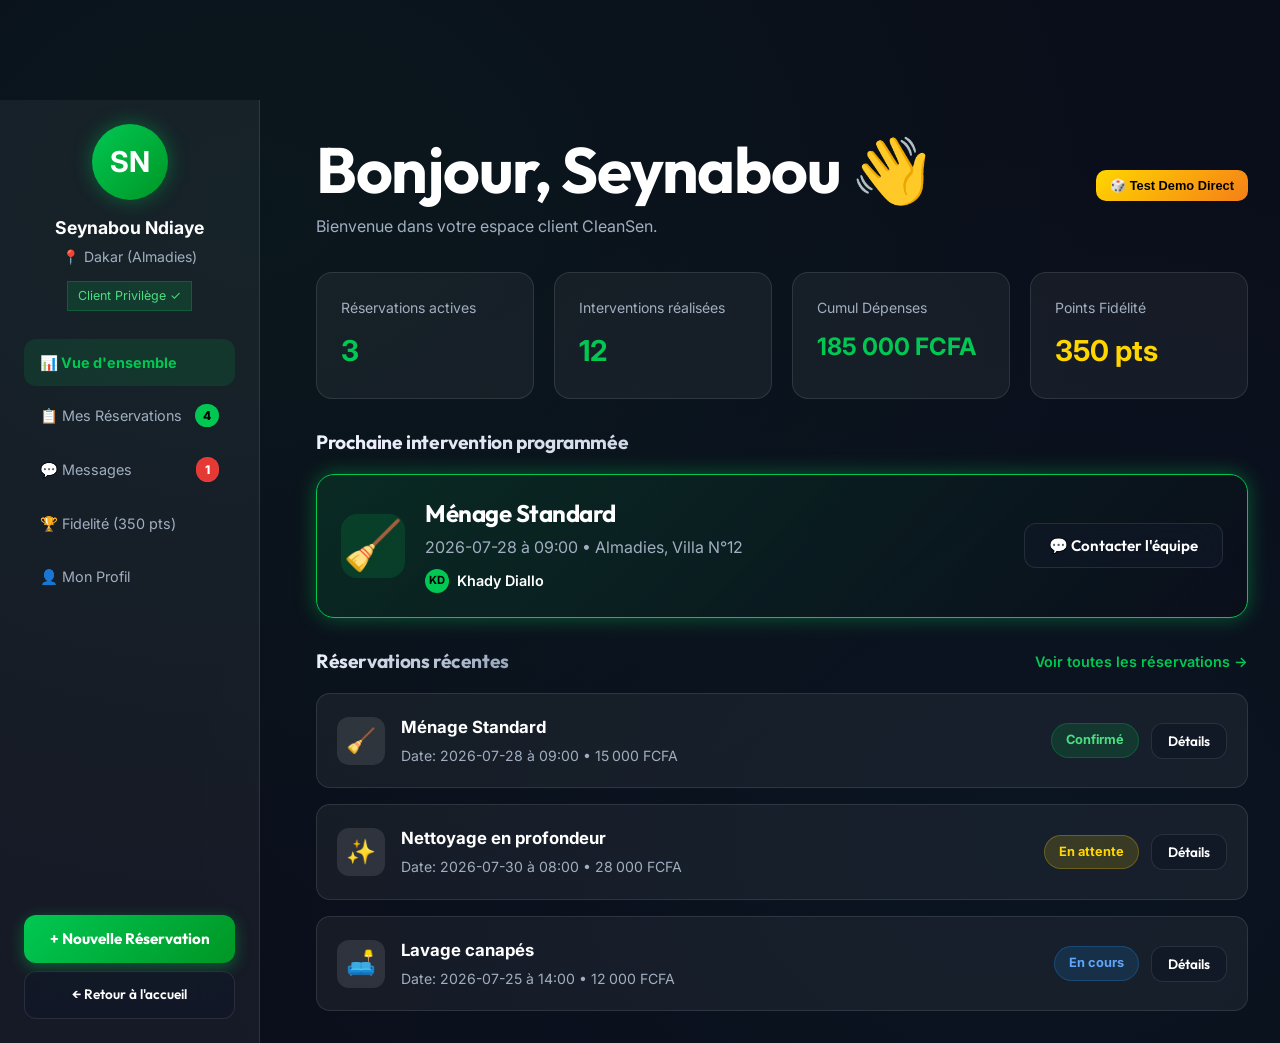
<file: dashboard-client.html>
<!DOCTYPE html>
<html lang="fr">
<head>
  <meta charset="UTF-8">
  <meta name="viewport" content="width=device-width, initial-scale=1.0">
  <title>Espace Client | CleanSen Sénégal</title>
  <link rel="stylesheet" href="css/style.css">
  <link rel="stylesheet" href="css/components.css">
  <link rel="stylesheet" href="css/animations.css">
  <style>
    :root {
      --primary: #00C853;
      --accent: #FFD600;
      --bg-dark: #0a0e1a;
      --bg-card: rgba(255, 255, 255, 0.05);
      --bg-surface: rgba(255, 255, 255, 0.1);
      --text-primary: #ffffff;
      --text-secondary: #a0aec0;
      --grad-primary: linear-gradient(135deg, #00C853, #009624);
      --grad-gold: linear-gradient(135deg, #FFD600, #F57F17);
      --shadow-glow: 0 0 20px rgba(0, 200, 83, 0.4);
      --border: rgba(255, 255, 255, 0.1);
    }
    body { background-color: var(--bg-dark); color: var(--text-primary); font-family: var(--font-body); margin: 0; }
    
    .dashboard-layout {
      display: grid;
      grid-template-columns: 260px 1fr;
      min-height: 100vh;
    }

    .sidebar {
      background: var(--bg-card);
      border-right: 1px solid var(--border);
      padding: 24px;
      display: flex;
      flex-direction: column;
    }
    .user-profile { text-align: center; margin-bottom: 28px; }
    .user-avatar {
      width: 76px; height: 76px;
      border-radius: 50%;
      background: var(--grad-primary);
      margin: 0 auto 14px;
      display: flex; align-items: center; justify-content: center;
      font-size: 1.8rem; font-weight: bold;
      box-shadow: var(--shadow-glow);
    }
    .user-name { font-weight: bold; font-size: 1.1rem; margin-bottom: 4px; }
    .user-city { color: var(--text-secondary); font-size: 0.88rem; margin-bottom: 8px; }
    
    .nav-menu { list-style: none; padding: 0; margin: 0; flex-grow: 1; display: flex; flex-direction: column; gap: 6px; }
    .nav-item { margin-bottom: 0; }
    .nav-link {
      display: flex; align-items: center; justify-content: space-between;
      padding: 12px 16px;
      color: var(--text-secondary);
      text-decoration: none;
      border-radius: 12px;
      font-size: 0.9rem;
      transition: all 0.2s;
    }
    .nav-link:hover, .nav-link.active {
      background: rgba(0,200,83,0.12);
      color: var(--primary);
      font-weight: bold;
    }
    .badge-count { background: var(--primary); color: #000; padding: 2px 8px; border-radius: 12px; font-size: 0.75rem; font-weight: 800; }
    .badge-red { background: #e53935; color: #fff; padding: 2px 8px; border-radius: 12px; font-size: 0.75rem; font-weight: 800; }

    .main-content { padding: 32px; overflow-y: auto; }
    .header-top { display: flex; justify-content: space-between; align-items: center; margin-bottom: 32px; }
    
    .stats-grid { display: grid; grid-template-columns: repeat(auto-fit, minmax(200px, 1fr)); gap: 20px; margin-bottom: 32px; }
    .stat-card {
      background: var(--bg-card);
      border: 1px solid var(--border);
      padding: 24px;
      border-radius: 16px;
    }
    .stat-card-title { color: var(--text-secondary); font-size: 0.88rem; margin-bottom: 8px; }
    .stat-card-value { font-size: 1.8rem; font-weight: bold; color: var(--primary); }

    .section-title { font-size: 1.2rem; margin: 0 0 20px 0; }
    
    .upcoming-card {
      background: linear-gradient(135deg, rgba(0,200,83,0.12) 0%, rgba(10,14,26,0.8) 100%);
      border: 1px solid var(--primary);
      border-radius: 18px;
      padding: 24px;
      margin-bottom: 32px;
      display: flex;
      justify-content: space-between;
      align-items: center;
      box-shadow: var(--shadow-glow);
    }
    
    .res-list { display: flex; flex-direction: column; gap: 16px; }
    .res-card {
      background: var(--bg-card);
      border: 1px solid var(--border);
      border-radius: 14px;
      padding: 20px;
      display: flex;
      justify-content: space-between;
      align-items: center;
    }
    .res-info { display: flex; gap: 16px; align-items: center; }
    .res-icon { width: 48px; height: 48px; background: var(--bg-surface); border-radius: 12px; display: flex; align-items: center; justify-content: center; font-size: 1.5rem; }
    .res-meta { color: var(--text-secondary); font-size: 0.88rem; margin-top: 4px; }
    .status-badge { padding: 6px 14px; border-radius: 20px; font-size: 0.8rem; font-weight: bold; }
    .status-active { background: rgba(0,200,83,0.2); color: var(--primary); }
    .status-pending { background: rgba(255,214,0,0.2); color: var(--accent); }

    @media (max-width: 900px) {
      .dashboard-layout { grid-template-columns: 1fr; }
      .sidebar { border-right: none; border-bottom: 1px solid var(--border); padding: 16px; }
      .user-profile { margin-bottom: 16px; }
      .nav-menu { display: flex; flex-direction: row; overflow-x: auto; white-space: nowrap; gap: 8px; padding-bottom: 8px; -webkit-overflow-scrolling: touch; }
      .nav-item { margin-bottom: 0; flex-shrink: 0; }
      .main-content { padding: 16px; }
      .upcoming-card { flex-direction: column; align-items: flex-start; gap: 16px; }
      .res-card { flex-direction: column; align-items: flex-start; gap: 16px; }
      .header-top { flex-direction: column; align-items: flex-start; gap: 12px; }
    }
    @media (max-width: 480px) {
      .stats-grid { grid-template-columns: 1fr; gap: 12px; }
      .stat-card { padding: 16px; }
      .res-info { flex-direction: column; align-items: flex-start; gap: 8px; }
    }
  </style>
</head>
<body>
<div class="toast-container" id="toast-container"></div>

<div class="dashboard-layout">
  <aside class="sidebar">
    <div class="user-profile">
      <div class="user-avatar">SN</div>
      <div class="user-name">Seynabou Ndiaye</div>
      <div class="user-city">📍 Dakar (Almadies)</div>
      <div class="badge-green" style="display:inline-block; font-size:0.78rem; padding:4px 10px; margin-top:4px;">Client Privilège ✓</div>
    </div>
    
    <ul class="nav-menu">
      <li class="nav-item"><a href="#" onclick="showClientTab('overview', this)" class="nav-link active" id="tab-client-overview">📊 Vue d'ensemble</a></li>
      <li class="nav-item"><a href="#" onclick="showClientTab('reservations', this)" class="nav-link" id="tab-client-res">📋 Mes Réservations <span class="badge-count" id="res-count-badge">3</span></a></li>
      <li class="nav-item"><a href="#" onclick="showClientTab('messages', this)" class="nav-link">💬 Messages <span class="badge-red">1</span></a></li>
      <li class="nav-item"><a href="#" onclick="showClientTab('fidelite', this)" class="nav-link">🏆 Fidelité (350 pts)</a></li>
      <li class="nav-item"><a href="#" onclick="showClientTab('profil', this)" class="nav-link">👤 Mon Profil</a></li>
    </ul>

    <a href="reservation.html" class="btn btn-primary" style="text-align:center; display:block; margin-top:20px; font-weight:700;">+ Nouvelle Réservation</a>
    <a href="index.html" class="btn btn-ghost" style="text-align:center; display:block; margin-top:8px; font-size:0.85rem;">← Retour à l'accueil</a>
  </aside>

  <main class="main-content">
    <div class="header-top">
      <div>
        <h1 style="margin:0; font-family:var(--font-display);" id="client-page-title">Bonjour, Seynabou 👋</h1>
        <p style="color:var(--text-secondary); margin:4px 0 0;">Bienvenue dans votre espace client CleanSen.</p>
      </div>
      <div style="display:flex;gap:10px;">
        <button onclick="simulerNouvelleReservationDemo()" style="background:var(--grad-gold);color:#000;border:none;border-radius:10px;padding:8px 14px;font-size:0.8rem;font-weight:700;cursor:pointer;">
          🎲 Test Demo Direct
        </button>
      </div>
    </div>

    <!-- ─── SECTION 1: VUE D'ENSEMBLE ─── -->
    <div id="client-section-overview">
      <div class="stats-grid">
        <div class="stat-card">
          <div class="stat-card-title">Réservations actives</div>
          <div class="stat-card-value" id="client-kpi-active">3</div>
        </div>
        <div class="stat-card">
          <div class="stat-card-title">Interventions réalisées</div>
          <div class="stat-card-value">12</div>
        </div>
        <div class="stat-card">
          <div class="stat-card-title">Cumul Dépenses</div>
          <div class="stat-card-value" style="font-size:1.5rem;">185 000 FCFA</div>
        </div>
        <div class="stat-card">
          <div class="stat-card-title">Points Fidélité</div>
          <div class="stat-card-value" style="color:var(--accent);">350 pts</div>
        </div>
      </div>

      <h2 class="section-title">Prochaine intervention programmée</h2>
      <div class="upcoming-card" id="upcoming-box">
        <div style="display:flex; gap:20px; align-items:center;">
          <div style="font-size:3rem;background:rgba(0,200,83,0.15);width:64px;height:64px;border-radius:16px;display:flex;align-items:center;justify-content:center;">🧹</div>
          <div>
            <h3 style="margin:0 0 8px;" id="upcoming-service-name">Ménage Standard</h3>
            <div style="color:var(--text-secondary);" id="upcoming-service-date">Mardi 28 Juillet 2026 à 09h00 • Dakar, Almadies</div>
            <div style="margin-top:8px; display:flex; align-items:center; gap:8px;">
              <div style="width:24px; height:24px; border-radius:50%; background:var(--primary); display:flex; align-items:center; justify-content:center; font-size:0.7rem; font-weight:bold; color:#000;" id="upcoming-equipe-avatar">KD</div>
              <span style="font-size:0.9rem;font-weight:600;" id="upcoming-equipe-name">Khady Diallo (Chef d'équipe)</span>
            </div>
          </div>
        </div>
        <div>
          <button class="btn btn-ghost" onclick="showToast('Rappel SMS / WhatsApp envoyé !','info')">💬 Contacter l'équipe</button>
        </div>
      </div>

      <div style="display:flex; justify-content:space-between; align-items:center; margin-bottom:20px;">
        <h2 class="section-title" style="margin:0;">Réservations récentes</h2>
        <a href="#" onclick="showClientTab('reservations', document.getElementById('tab-client-res'))" style="color:var(--primary); text-decoration:none; font-size:0.9rem; font-weight:600;">Voir toutes les réservations →</a>
      </div>
      
      <div class="res-list" id="client-recent-list"></div>
    </div>

    <!-- ─── SECTION 2: MES RÉSERVATIONS ─── -->
    <div id="client-section-reservations" style="display:none;">
      <div style="display:flex;gap:10px;margin-bottom:20px;flex-wrap:wrap;">
        <button class="filter-chip active" onclick="renderClientReservations('all', this)">Toutes</button>
        <button class="filter-chip" onclick="renderClientReservations('confirme', this)">Confirmées</button>
        <button class="filter-chip" onclick="renderClientReservations('en_attente', this)">En attente</button>
        <button class="filter-chip" onclick="renderClientReservations('termine', this)">Terminées</button>
      </div>
      <div class="res-list" id="client-full-res-list"></div>
    </div>

    <!-- ─── SECTION 3: MESSAGERIE ─── -->
    <div id="client-section-messages" style="display:none;">
      <div class="card card-body" style="padding:0;overflow:hidden;">
        <div style="display:grid;grid-template-columns:260px 1fr;height:480px;">
          <div style="border-right:1px solid var(--border);padding:16px;background:var(--bg-surface);">
            <div style="font-weight:700;margin-bottom:12px;">Discussions</div>
            <div style="padding:10px;background:rgba(0,200,83,0.12);border-radius:10px;border-left:3px solid var(--primary);cursor:pointer;">
              <div style="font-weight:700;font-size:0.9rem;">Khady Diallo</div>
              <div style="font-size:0.75rem;color:var(--text-secondary);">Bonjour ! Nous serons là à 9h...</div>
            </div>
          </div>
          <div style="display:flex;flex-direction:column;">
            <div style="padding:16px;border-bottom:1px solid var(--border);font-weight:700;display:flex;align-items:center;gap:10px;">
              <span>💬</span> Conversation avec Khady Diallo (CleanSen Almadies)
            </div>
            <div style="flex:1;padding:16px;overflow-y:auto;display:flex;flex-direction:column;gap:12px;" id="chat-box">
              <div style="align-self:flex-start;background:var(--bg-surface);padding:10px 14px;border-radius:12px 12px 12px 2px;max-width:75%;font-size:0.88rem;">
                Bonjour Madame Ndiaye ! Votre équipe est bien planifiée pour demain 09h00. Avez-vous des consignes particulières ?
              </div>
              <div style="align-self:flex-end;background:var(--grad-primary);color:white;padding:10px 14px;border-radius:12px 12px 2px 12px;max-width:75%;font-size:0.88rem;">
                Bonjour Khady ! Merci, merci d'insister sur les baies vitrées du salon.
              </div>
            </div>
            <div style="padding:12px;border-top:1px solid var(--border);display:flex;gap:10px;">
              <input type="text" id="chat-input" class="form-control" placeholder="Écrire un message..." style="flex:1;font-size:0.88rem;" onkeypress="if(event.key==='Enter')sendChatMessage()">
              <button onclick="sendChatMessage()" class="btn btn-primary btn-sm">Envoyer</button>
            </div>
          </div>
        </div>
      </div>
    </div>

    <!-- ─── SECTION 4: FIDÉLITÉ ─── -->
    <div id="client-section-fidelite" style="display:none;">
      <div class="card card-body" style="padding:28px;text-align:center;margin-bottom:24px;">
        <div style="font-size:3rem;margin-bottom:8px;">👑</div>
        <h2>Programme Club Privilège CleanSen</h2>
        <p style="color:var(--text-secondary);max-width:500px;margin:0 auto 20px;">Chaque intervention vous rapporte 10 points par tranche de 1 000 FCFA dépensée.</p>
        <div style="max-width:400px;margin:0 auto;background:var(--bg-surface);height:12px;border-radius:6px;overflow:hidden;">
          <div style="width:70%;height:100%;background:var(--grad-gold);"></div>
        </div>
        <div style="font-size:0.85rem;color:var(--text-muted);margin-top:8px;">350 / 500 points pour débloquer votre prochain Lavage de Vitres Offert</div>
      </div>
    </div>

    <!-- ─── SECTION 5: PROFIL ─── -->
    <div id="client-section-profil" style="display:none;">
      <div class="card card-body" style="padding:28px;max-width:600px;">
        <h3 style="margin-top:0;">Mes Coordonnées</h3>
        <div style="display:flex;flex-direction:column;gap:14px;">
          <div>
            <label style="font-size:0.82rem;color:var(--text-muted);">Nom & Prénom</label>
            <input type="text" class="form-control" value="Seynabou Ndiaye">
          </div>
          <div>
            <label style="font-size:0.82rem;color:var(--text-muted);">Téléphone WhatsApp</label>
            <input type="text" class="form-control" value="+221 77 123 45 67">
          </div>
          <div>
            <label style="font-size:0.82rem;color:var(--text-muted);">Adresse de résidence</label>
            <input type="text" class="form-control" value="Almadies, Villa N°12, Dakar">
          </div>
          <button onclick="showToast('Profil mis à jour !','success')" class="btn btn-primary" style="margin-top:10px;">Enregistrer les modifications</button>
        </div>
      </div>
    </div>

  </main>
</div>

<script src="js/app.js"></script>
<script>
  let clientReservations = getStoredReservations();

  function syncClientData() {
    clientReservations = getStoredReservations();
    renderOverviewClient();
  }

  window.addEventListener('cleansen_state_updated', syncClientData);
  window.addEventListener('storage', syncClientData);

  function showClientTab(tabName, linkEl) {
    ['overview','reservations','messages','fidelite','profil'].forEach(t => {
      const el = document.getElementById(`client-section-${t}`);
      if(el) el.style.display = 'none';
    });
    const target = document.getElementById(`client-section-${tabName}`);
    if(target) target.style.display = 'block';

    document.querySelectorAll('.sidebar .nav-link').forEach(a => a.classList.remove('active'));
    if(linkEl) linkEl.classList.add('active');

    if(tabName === 'overview') renderOverviewClient();
    if(tabName === 'reservations') renderClientReservations('all');
  }

  function renderOverviewClient() {
    document.getElementById('client-kpi-active').textContent = clientReservations.filter(r => r.statut !== 'termine').length;
    document.getElementById('res-count-badge').textContent = clientReservations.length;

    if(clientReservations.length > 0) {
      const next = clientReservations[0];
      document.getElementById('upcoming-service-name').textContent = next.service;
      document.getElementById('upcoming-service-date').textContent = `${next.date} à ${next.heure} • ${next.adresse}`;
      document.getElementById('upcoming-equipe-name').textContent = next.equipe || 'Khady Diallo';
    }

    const recentContainer = document.getElementById('client-recent-list');
    recentContainer.innerHTML = clientReservations.slice(0, 3).map(r => {
      const st = getStatutBadge(r.statut);
      return `
        <div class="res-card">
          <div class="res-info">
            <div class="res-icon">${r.icone || '✨'}</div>
            <div>
              <div style="font-weight:bold; font-size:1.05rem;">${r.service}</div>
              <div class="res-meta">Date: ${r.date} à ${r.heure} • ${r.montant.toLocaleString('fr-SN')} FCFA</div>
            </div>
          </div>
          <div style="display:flex; gap:12px; align-items:center;">
            <span class="status-badge ${st.cls}">${st.label}</span>
            <button onclick="showToast('Détails de ${r.id}','info')" class="btn btn-ghost btn-sm">Détails</button>
          </div>
        </div>
      `;
    }).join('');
  }

  function renderClientReservations(filtre='all', btn) {
    if(btn) {
      document.querySelectorAll('#client-section-reservations .filter-chip').forEach(c=>c.classList.remove('active'));
      btn.classList.add('active');
    }
    const filtered = filtre === 'all' ? clientReservations : clientReservations.filter(r => r.statut === filtre);
    const container = document.getElementById('client-full-res-list');
    container.innerHTML = filtered.map(r => {
      const st = getStatutBadge(r.statut);
      return `
        <div class="res-card">
          <div class="res-info">
            <div class="res-icon">${r.icone || '🧹'}</div>
            <div>
              <div style="font-weight:bold; font-size:1.1rem; color:var(--primary);">${r.id} — ${r.service}</div>
              <div class="res-meta">📅 ${r.date} à ${r.heure} | 📍 ${r.adresse} | 👥 ${r.equipe}</div>
            </div>
          </div>
          <div style="display:flex; gap:12px; align-items:center;">
            <span style="font-weight:700;font-size:0.95rem;">${r.montant.toLocaleString('fr-SN')} FCFA</span>
            <button class="btn btn-ghost btn-sm" onclick="telechargerFactureDemo('${r.id}')">📄 Facture</button>
            ${r.statut==='termine' ? `<button class="btn btn-gold btn-sm" onclick="showToast('Avis 5/5 enregistré ! Merci','success')">⭐ Avis</button>` : `<button class="btn btn-ghost btn-sm" onclick="showToast('Code QR intervention prêt','info')">📱 QR Code</button>`}
          </div>
        </div>
      `;
    }).join('');
  }

  function sendChatMessage() {
    const input = document.getElementById('chat-input');
    const msg = input.value.trim();
    if(!msg) return;
    const box = document.getElementById('chat-box');
    
    const userMsg = document.createElement('div');
    userMsg.style.cssText = 'align-self:flex-end;background:var(--grad-primary);color:white;padding:10px 14px;border-radius:12px 12px 2px 12px;max-width:75%;font-size:0.88rem;';
    userMsg.textContent = msg;
    box.appendChild(userMsg);
    input.value = '';
    box.scrollTop = box.scrollHeight;

    setTimeout(()=>{
      const reply = document.createElement('div');
      reply.style.cssText = 'align-self:flex-start;background:var(--bg-surface);padding:10px 14px;border-radius:12px 12px 12px 2px;max-width:75%;font-size:0.88rem;';
      reply.textContent = "Bien reçu Madame Ndiaye ! Je transmets immédiatement la consigne à l'équipe sur le terrain.";
      box.appendChild(reply);
      box.scrollTop = box.scrollHeight;
    }, 1000);
  }

  // Init
  renderOverviewClient();
</script>
</body>
</html>
</file>
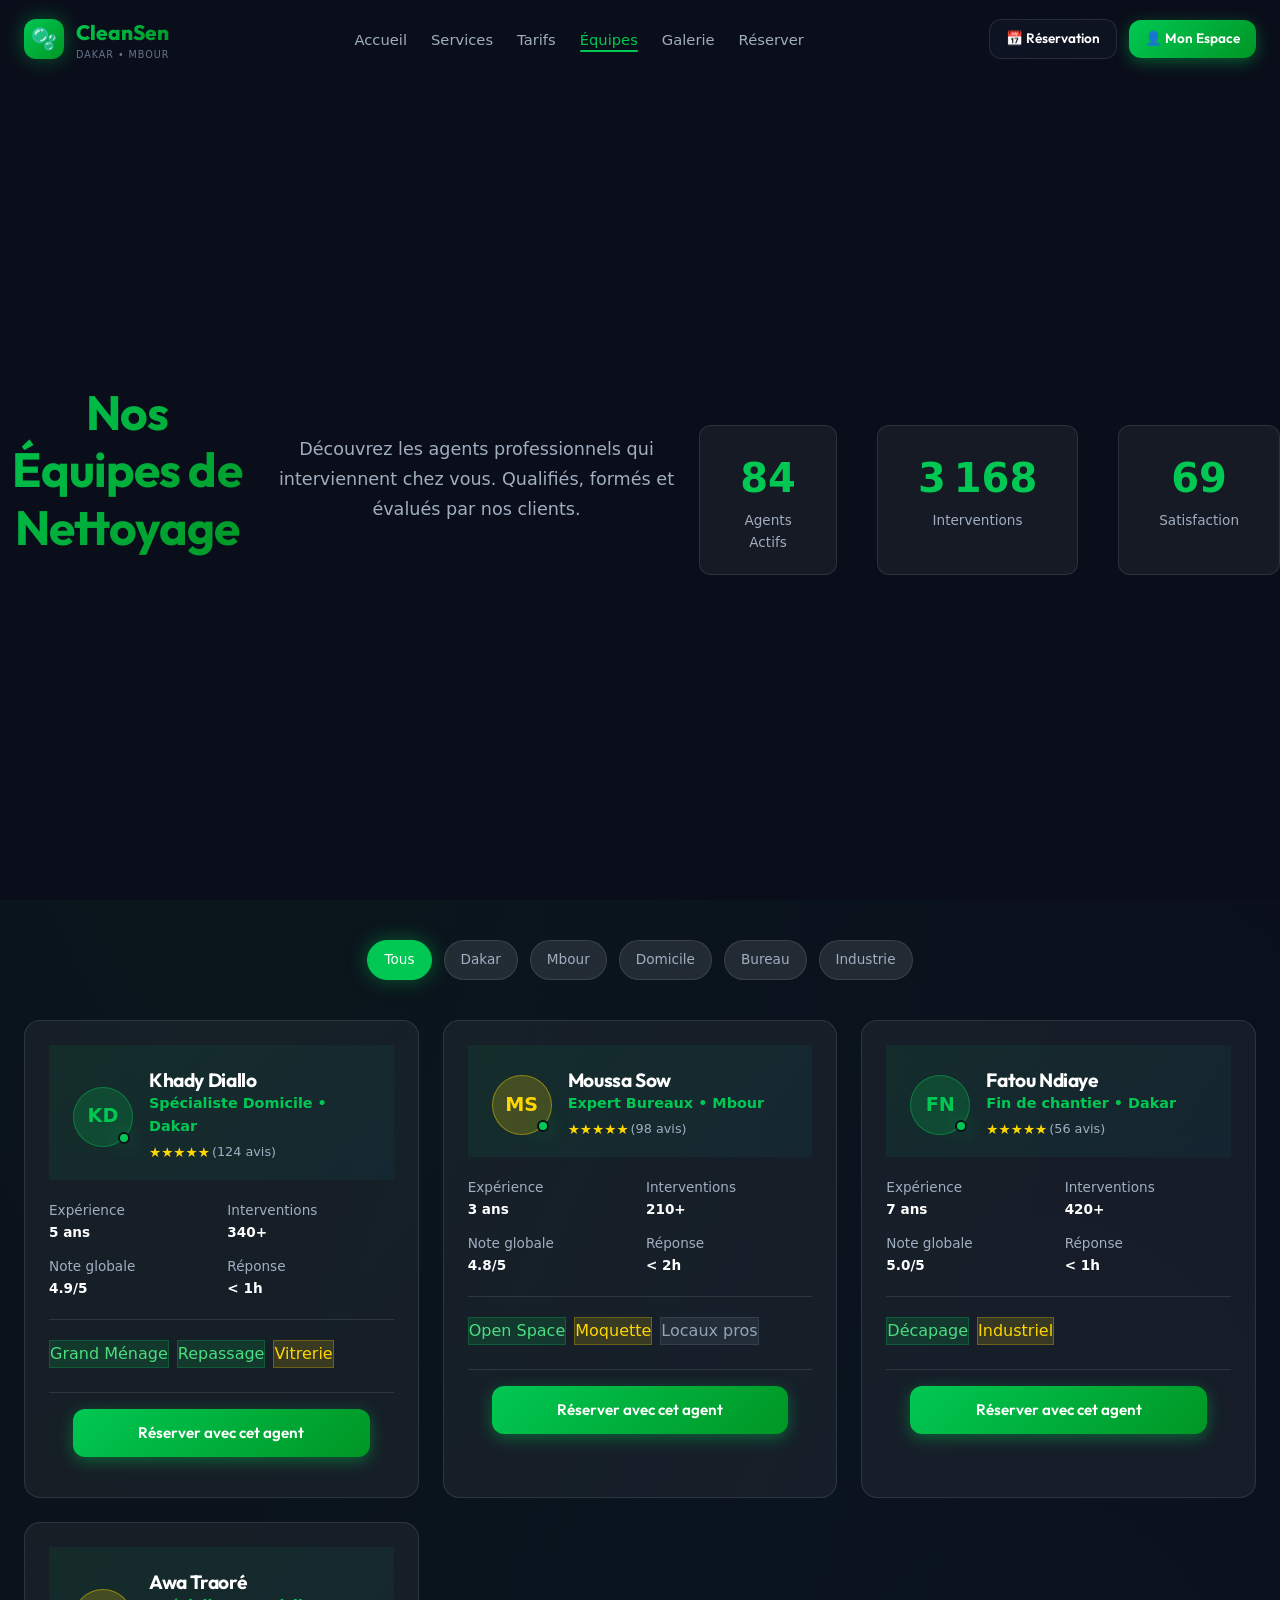
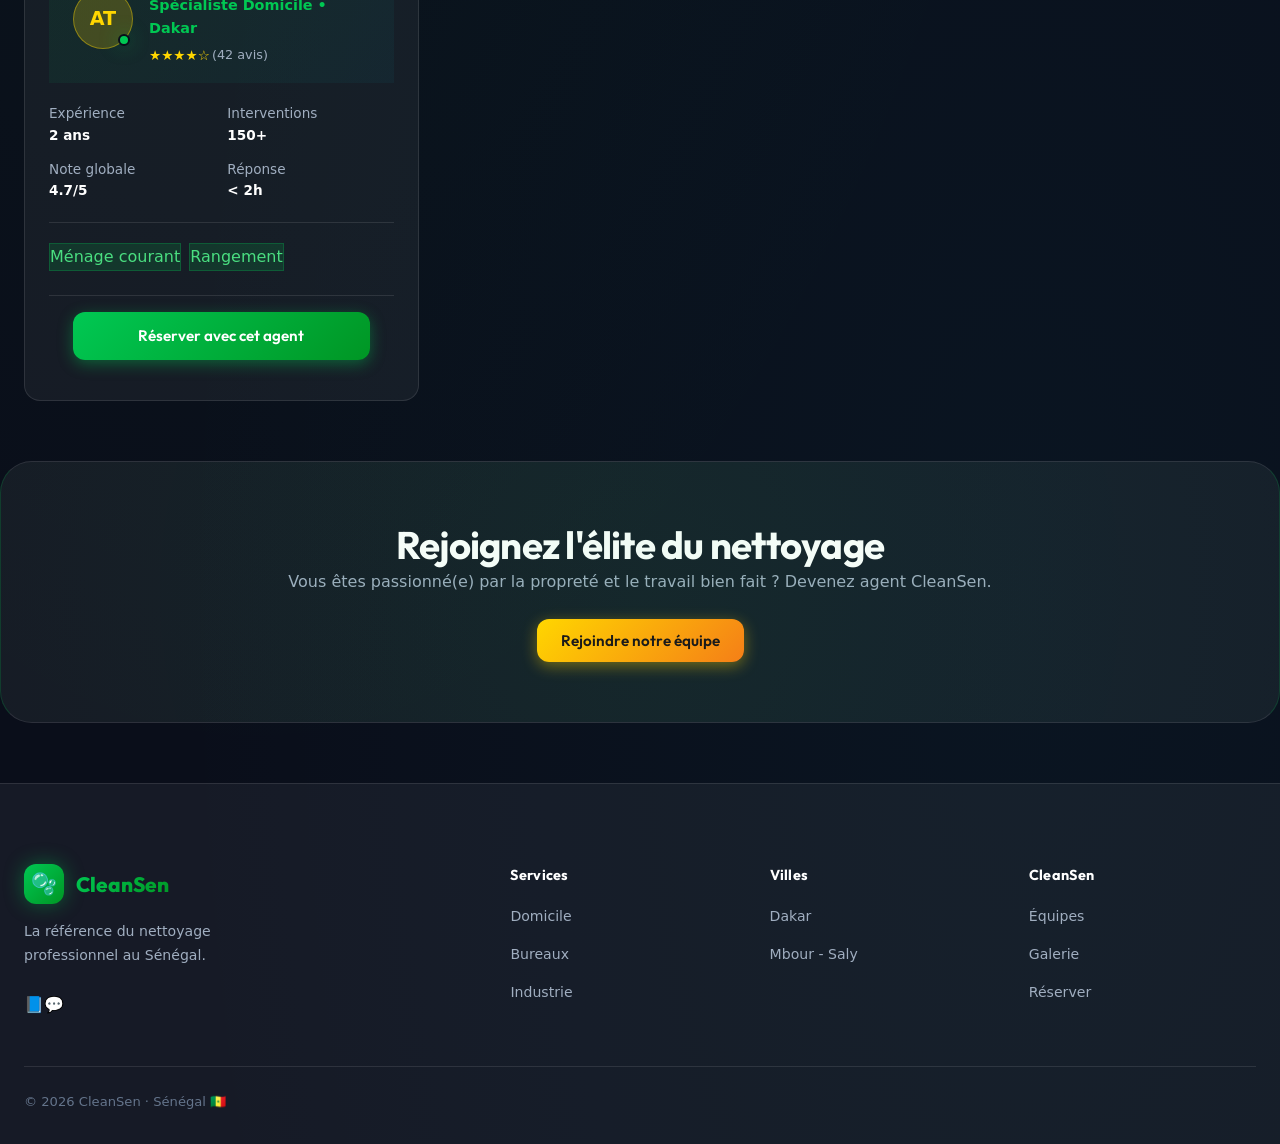
<file: equipes.html>
<!DOCTYPE html>
<html lang="fr">
<head>
  <meta charset="UTF-8">
  <meta name="viewport" content="width=device-width, initial-scale=1.0">
  <title>Équipes | CleanSen - Nettoyage au Sénégal</title>
  <link rel="stylesheet" href="css/style.css">
  <link rel="stylesheet" href="css/components.css">
  <link rel="stylesheet" href="css/animations.css">
  <style>
    /* Inline overrides if needed to ensure SenArtisan match */
    :root {
      --primary: #00C853;
      --accent: #FFD600;
      --bg-dark: #0a0e1a;
      --bg-card: rgba(255, 255, 255, 0.05);
      --bg-surface: rgba(255, 255, 255, 0.1);
      --text-primary: #ffffff;
      --text-secondary: #a0aec0;
      --grad-primary: linear-gradient(135deg, #00C853, #009624);
      --grad-gold: linear-gradient(135deg, #FFD600, #F57F17);
      --shadow-glow: 0 0 20px rgba(0, 200, 83, 0.4);
      --border: rgba(255, 255, 255, 0.1);
    }
    body {
      background-color: var(--bg-dark);
      color: var(--text-primary);
      font-family: system-ui, -apple-system, sans-serif;
    }
    .hero {
      background: var(--bg-dark);
      padding: 120px 0 60px;
      text-align: center;
    }
    .hero h1 {
      font-size: 3rem;
      background: var(--grad-primary);
      -webkit-background-clip: text;
      -webkit-text-fill-color: transparent;
      margin-bottom: 20px;
    }
    .stats-bar {
      display: flex;
      justify-content: center;
      gap: 40px;
      margin-top: 40px;
    }
    .stat-item {
      background: var(--bg-card);
      border: 1px solid var(--border);
      padding: 20px 40px;
      border-radius: 12px;
    }
    .stat-number {
      font-size: 2.5rem;
      font-weight: bold;
      color: var(--primary);
    }
    .filters {
      display: flex;
      justify-content: center;
      gap: 12px;
      margin: 40px 0;
      flex-wrap: wrap;
    }
    .filter-chip {
      background: var(--bg-surface);
      border: 1px solid var(--border);
      color: var(--text-secondary);
      padding: 8px 16px;
      border-radius: 20px;
      cursor: pointer;
      transition: all 0.3s ease;
    }
    .filter-chip.active, .filter-chip:hover {
      background: var(--primary);
      color: #fff;
      border-color: var(--primary);
      box-shadow: var(--shadow-glow);
    }
    .grid {
      display: grid;
      grid-template-columns: repeat(auto-fill, minmax(300px, 1fr));
      gap: 24px;
      margin-bottom: 60px;
    }
    @media (max-width: 768px) {
      .hero { padding: 90px 0 40px; }
      .hero h1 { font-size: clamp(1.8rem, 6vw, 3rem); }
      .stats-bar { gap: 12px; flex-wrap: wrap; margin-top: 24px; }
      .stat-item { padding: 12px 16px; flex: 1 1 40%; text-align: center; }
      .stat-number { font-size: 1.8rem; }
      .filters { gap: 8px; margin: 24px 0; justify-content: flex-start; overflow-x: auto; white-space: nowrap; padding-bottom: 4px; }
      .filter-chip { padding: 6px 14px; font-size: 0.82rem; }
      .grid { grid-template-columns: 1fr; gap: 16px; }
    }
    .artisan-card {
      background: var(--bg-card);
      border: 1px solid var(--border);
      border-radius: 16px;
      padding: 24px;
      transition: transform 0.3s ease;
    }
    .artisan-card:hover {
      transform: translateY(-5px);
      border-color: var(--primary);
    }
    .artisan-card-header {
      display: flex;
      align-items: center;
      gap: 16px;
      margin-bottom: 20px;
    }
    .avatar {
      width: 60px;
      height: 60px;
      border-radius: 50%;
      display: flex;
      align-items: center;
      justify-content: center;
      font-weight: bold;
      font-size: 1.2rem;
      position: relative;
    }
    .availability-dot {
      width: 12px;
      height: 12px;
      background: var(--primary);
      border-radius: 50%;
      position: absolute;
      bottom: 2px;
      right: 2px;
      border: 2px solid var(--bg-dark);
      box-shadow: var(--shadow-glow);
    }
    .artisan-info h3 { margin: 0; font-size: 1.2rem; }
    .artisan-specialty { color: var(--primary); font-size: 0.9rem; }
    .stars { color: var(--accent); margin-top: 4px; }
    .artisan-stats {
      display: grid;
      grid-template-columns: 1fr 1fr;
      gap: 12px;
      margin-bottom: 20px;
      padding-bottom: 20px;
      border-bottom: 1px solid var(--border);
    }
    .artisan-stat-item {
      font-size: 0.85rem;
      color: var(--text-secondary);
    }
    .artisan-stat-item span {
      display: block;
      color: var(--text-primary);
      font-weight: bold;
    }
    .competences {
      display: flex;
      flex-wrap: wrap;
      gap: 8px;
      margin-bottom: 24px;
    }
    .cta-section {
      text-align: center;
      padding: 60px 0;
      background: var(--bg-card);
      border-top: 1px solid var(--border);
      border-bottom: 1px solid var(--border);
      margin-bottom: 60px;
    }
  </style>
</head>
<body>

<nav class="navbar" id="navbar">
  <div class="container">
    <div class="navbar-inner">
      <a href="index.html" class="nav-logo">
        <div class="nav-logo-icon">🫧</div>
        <div><div class="nav-logo-text">CleanSen</div><span class="nav-logo-sub">Dakar • Mbour</span></div>
      </a>
      <ul class="nav-links">
        <li><a href="index.html">Accueil</a></li>
        <li><a href="services.html">Services</a></li>
        <li><a href="tarifs.html">Tarifs</a></li>
        <li><a href="equipes.html" class="active">Équipes</a></li>
        <li><a href="galerie.html">Galerie</a></li>
        <li><a href="reservation.html">Réserver</a></li>
      </ul>
      <div class="nav-actions">
        <a href="reservation.html" class="btn btn-ghost btn-sm">📅 Réservation</a>
        <a href="dashboard-client.html" class="btn btn-primary btn-sm">👤 Mon Espace</a>
      </div>
      <button class="mobile-menu-btn" onclick="toggleMobileMenu()">☰</button>
    </div>
  </div>
</nav>
<div id="mobile-menu" style="display:none;position:fixed;top:68px;left:0;right:0;z-index:999;background:var(--bg-card);border-bottom:1px solid var(--border);padding:16px;backdrop-filter:blur(20px);">
  <ul style="list-style:none;display:flex;flex-direction:column;gap:8px;">
    <li><a href="index.html" style="display:block;padding:12px 16px;border-radius:10px;color:var(--text-secondary);">🏠 Accueil</a></li>
    <li><a href="services.html" style="display:block;padding:12px 16px;border-radius:10px;color:var(--text-secondary);">🧹 Services</a></li>
    <li><a href="tarifs.html" style="display:block;padding:12px 16px;border-radius:10px;color:var(--text-secondary);">💰 Tarifs</a></li>
    <li><a href="equipes.html" style="display:block;padding:12px 16px;border-radius:10px;color:var(--text-secondary);">👥 Équipes</a></li>
    <li><a href="reservation.html" class="btn btn-primary" style="width:100%;justify-content:center;margin-top:8px;">📅 Réserver</a></li>
  </ul>
</div>

<main>
  <section class="hero container">
    <h1>Nos Équipes de Nettoyage</h1>
    <p style="color:var(--text-secondary); max-width: 600px; margin: 0 auto; font-size: 1.1rem;">
      Découvrez les agents professionnels qui interviennent chez vous. Qualifiés, formés et évalués par nos clients.
    </p>
    <div class="stats-bar">
      <div class="stat-item">
        <div class="stat-number" data-count="120">120</div>
        <div class="stat-label">Agents Actifs</div>
      </div>
      <div class="stat-item">
        <div class="stat-number" data-count="4500">4500+</div>
        <div class="stat-label">Interventions</div>
      </div>
      <div class="stat-item">
        <div class="stat-number" data-count="98">98%</div>
        <div class="stat-label">Satisfaction</div>
      </div>
    </div>
  </section>

  <section class="container">
    <div class="filters">
      <div class="filter-chip active">Tous</div>
      <div class="filter-chip">Dakar</div>
      <div class="filter-chip">Mbour</div>
      <div class="filter-chip">Domicile</div>
      <div class="filter-chip">Bureau</div>
      <div class="filter-chip">Industrie</div>
    </div>

    <div class="grid">
      <!-- Card 1 -->
      <div class="artisan-card">
        <div class="artisan-card-header">
          <div class="avatar" style="background: rgba(0,200,83,0.2); border: 1px solid rgba(0,200,83,0.4); color: var(--primary);">
            KD
            <div class="availability-dot pulse"></div>
          </div>
          <div class="artisan-info">
            <h3>Khady Diallo</h3>
            <div class="artisan-specialty">Spécialiste Domicile • Dakar</div>
            <div class="stars">★★★★★ <span style="color:var(--text-secondary);font-size:0.8rem;">(124 avis)</span></div>
          </div>
        </div>
        <div class="artisan-stats">
          <div class="artisan-stat-item">Expérience <span>5 ans</span></div>
          <div class="artisan-stat-item">Interventions <span>340+</span></div>
          <div class="artisan-stat-item">Note globale <span>4.9/5</span></div>
          <div class="artisan-stat-item">Réponse <span>< 1h</span></div>
        </div>
        <div class="competences">
          <span class="badge-green">Grand Ménage</span>
          <span class="badge-green">Repassage</span>
          <span class="badge-gold">Vitrerie</span>
        </div>
        <div class="artisan-card-footer">
          <a href="reservation.html?equipe=1" class="btn btn-primary" style="width:100%; justify-content:center;">Réserver avec cet agent</a>
        </div>
      </div>

      <!-- Card 2 -->
      <div class="artisan-card">
        <div class="artisan-card-header">
          <div class="avatar" style="background: rgba(255,214,0,0.2); border: 1px solid rgba(255,214,0,0.4); color: var(--accent);">
            MS
            <div class="availability-dot pulse"></div>
          </div>
          <div class="artisan-info">
            <h3>Moussa Sow</h3>
            <div class="artisan-specialty">Expert Bureaux • Mbour</div>
            <div class="stars">★★★★★ <span style="color:var(--text-secondary);font-size:0.8rem;">(98 avis)</span></div>
          </div>
        </div>
        <div class="artisan-stats">
          <div class="artisan-stat-item">Expérience <span>3 ans</span></div>
          <div class="artisan-stat-item">Interventions <span>210+</span></div>
          <div class="artisan-stat-item">Note globale <span>4.8/5</span></div>
          <div class="artisan-stat-item">Réponse <span>< 2h</span></div>
        </div>
        <div class="competences">
          <span class="badge-green">Open Space</span>
          <span class="badge-gold">Moquette</span>
          <span class="badge-gray">Locaux pros</span>
        </div>
        <div class="artisan-card-footer">
          <a href="reservation.html?equipe=2" class="btn btn-primary" style="width:100%; justify-content:center;">Réserver avec cet agent</a>
        </div>
      </div>

      <!-- Card 3 -->
      <div class="artisan-card">
        <div class="artisan-card-header">
          <div class="avatar" style="background: rgba(0,200,83,0.2); border: 1px solid rgba(0,200,83,0.4); color: var(--primary);">
            FN
            <div class="availability-dot pulse"></div>
          </div>
          <div class="artisan-info">
            <h3>Fatou Ndiaye</h3>
            <div class="artisan-specialty">Fin de chantier • Dakar</div>
            <div class="stars">★★★★★ <span style="color:var(--text-secondary);font-size:0.8rem;">(56 avis)</span></div>
          </div>
        </div>
        <div class="artisan-stats">
          <div class="artisan-stat-item">Expérience <span>7 ans</span></div>
          <div class="artisan-stat-item">Interventions <span>420+</span></div>
          <div class="artisan-stat-item">Note globale <span>5.0/5</span></div>
          <div class="artisan-stat-item">Réponse <span>< 1h</span></div>
        </div>
        <div class="competences">
          <span class="badge-green">Décapage</span>
          <span class="badge-gold">Industriel</span>
        </div>
        <div class="artisan-card-footer">
          <a href="reservation.html?equipe=3" class="btn btn-primary" style="width:100%; justify-content:center;">Réserver avec cet agent</a>
        </div>
      </div>
      
       <!-- Card 4 -->
      <div class="artisan-card">
        <div class="artisan-card-header">
          <div class="avatar" style="background: rgba(255,214,0,0.2); border: 1px solid rgba(255,214,0,0.4); color: var(--accent);">
            AT
            <div class="availability-dot pulse"></div>
          </div>
          <div class="artisan-info">
            <h3>Awa Traoré</h3>
            <div class="artisan-specialty">Spécialiste Domicile • Dakar</div>
            <div class="stars">★★★★☆ <span style="color:var(--text-secondary);font-size:0.8rem;">(42 avis)</span></div>
          </div>
        </div>
        <div class="artisan-stats">
          <div class="artisan-stat-item">Expérience <span>2 ans</span></div>
          <div class="artisan-stat-item">Interventions <span>150+</span></div>
          <div class="artisan-stat-item">Note globale <span>4.7/5</span></div>
          <div class="artisan-stat-item">Réponse <span>< 2h</span></div>
        </div>
        <div class="competences">
          <span class="badge-green">Ménage courant</span>
          <span class="badge-green">Rangement</span>
        </div>
        <div class="artisan-card-footer">
          <a href="reservation.html?equipe=4" class="btn btn-primary" style="width:100%; justify-content:center;">Réserver avec cet agent</a>
        </div>
      </div>
    </div>
  </section>

  <section class="cta-section">
    <div class="container">
      <h2>Rejoignez l'élite du nettoyage</h2>
      <p style="color:var(--text-secondary); margin-bottom: 24px;">Vous êtes passionné(e) par la propreté et le travail bien fait ? Devenez agent CleanSen.</p>
      <button class="btn btn-gold">Rejoindre notre équipe</button>
    </div>
  </section>
</main>

<footer class="footer">
  <div class="container">
    <div class="footer-grid">
      <div>
        <a href="index.html" class="nav-logo" style="margin-bottom:16px;"><div class="nav-logo-icon">🫧</div><div><div class="nav-logo-text">CleanSen</div></div></a>
        <p style="font-size:0.88rem;max-width:260px;margin:16px 0 24px;">La référence du nettoyage professionnel au Sénégal.</p>
        <div class="footer-social"><a href="#" class="footer-social-link">📘</a><a href="#" class="footer-social-link">💬</a></div>
      </div>
      <div><div class="footer-title">Services</div><ul class="footer-links"><li><a href="services.html#domicile">Domicile</a></li><li><a href="services.html#bureau">Bureaux</a></li><li><a href="services.html#industrie">Industrie</a></li></ul></div>
      <div><div class="footer-title">Villes</div><ul class="footer-links"><li><a href="#">Dakar</a></li><li><a href="#">Mbour - Saly</a></li></ul></div>
      <div><div class="footer-title">CleanSen</div><ul class="footer-links"><li><a href="equipes.html">Équipes</a></li><li><a href="galerie.html">Galerie</a></li><li><a href="reservation.html">Réserver</a></li></ul></div>
    </div>
    <div class="footer-bottom"><div>© 2026 CleanSen · Sénégal 🇸🇳</div></div>
  </div>
</footer>

<script src="js/app.js"></script>
<script>
  function toggleMobileMenu() {
    var menu = document.getElementById('mobile-menu');
    menu.style.display = menu.style.display === 'none' ? 'block' : 'none';
  }
</script>
</body>
</html>
</file>
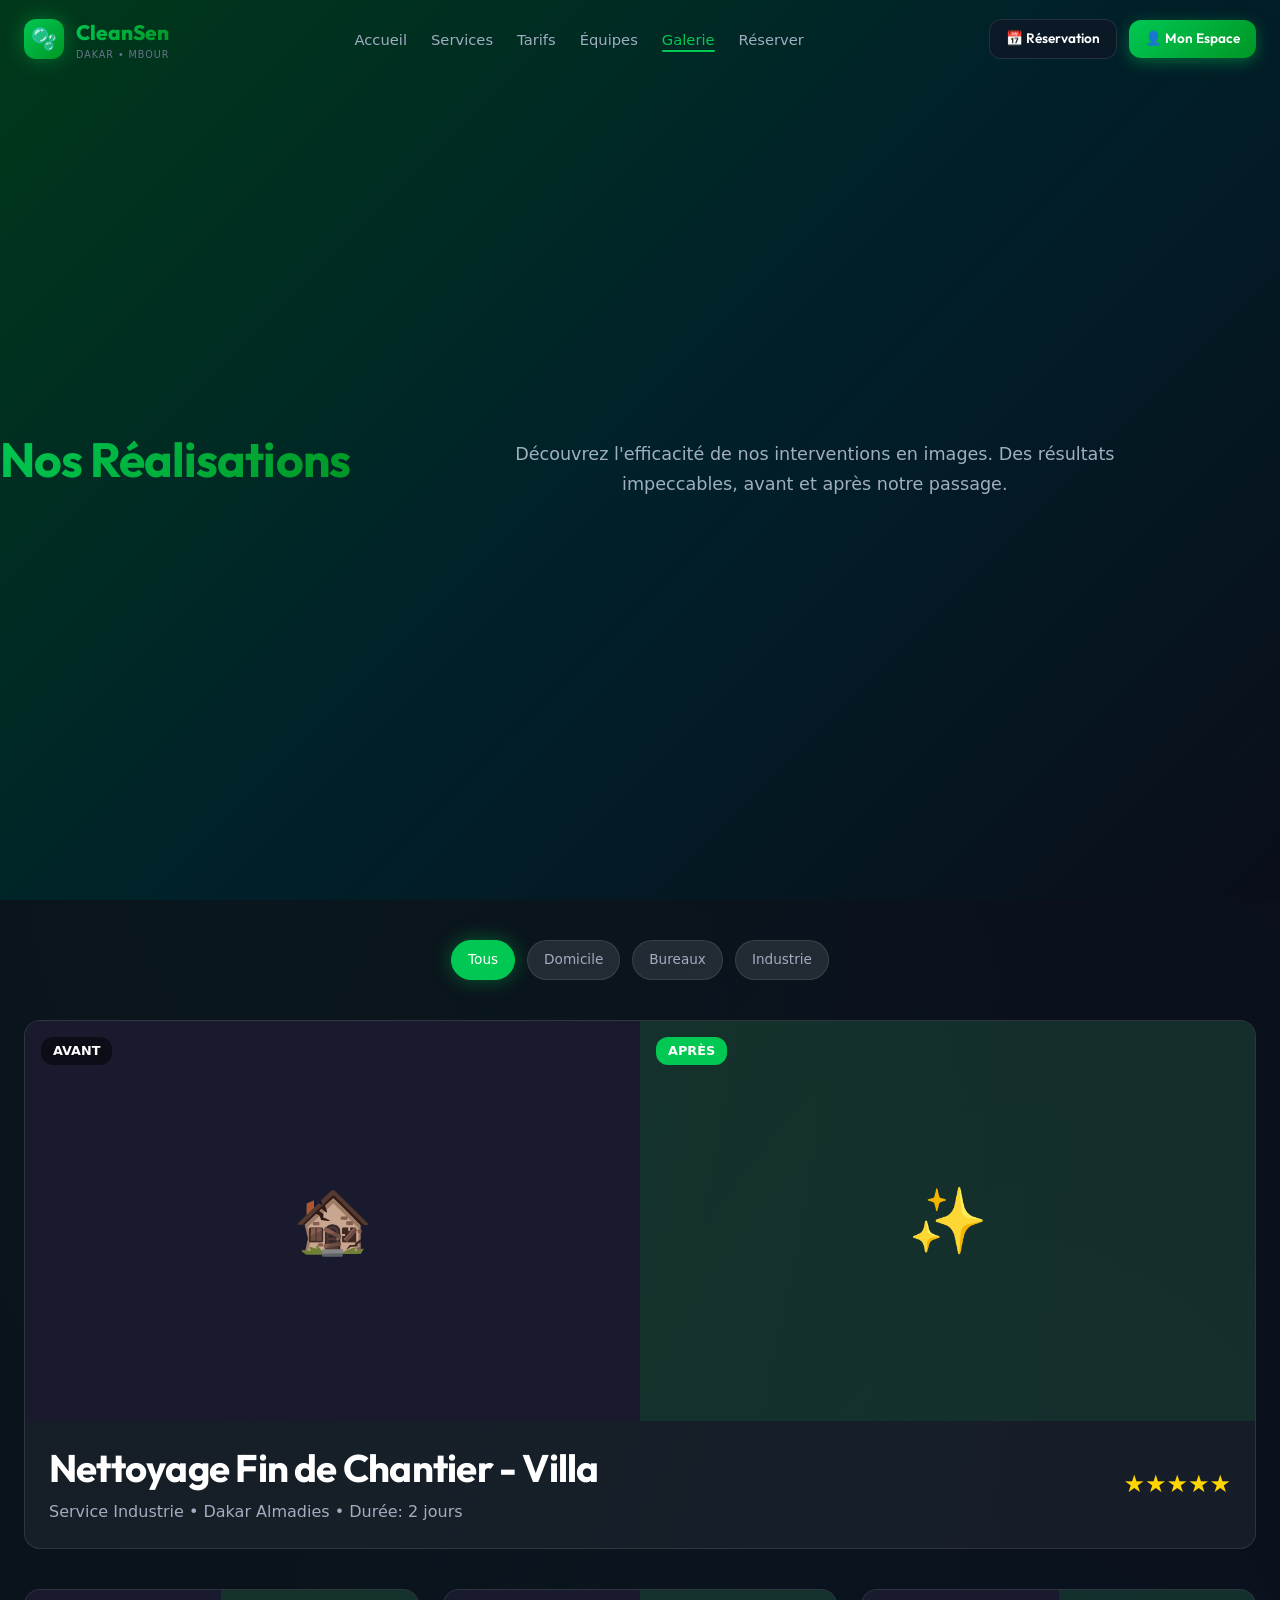
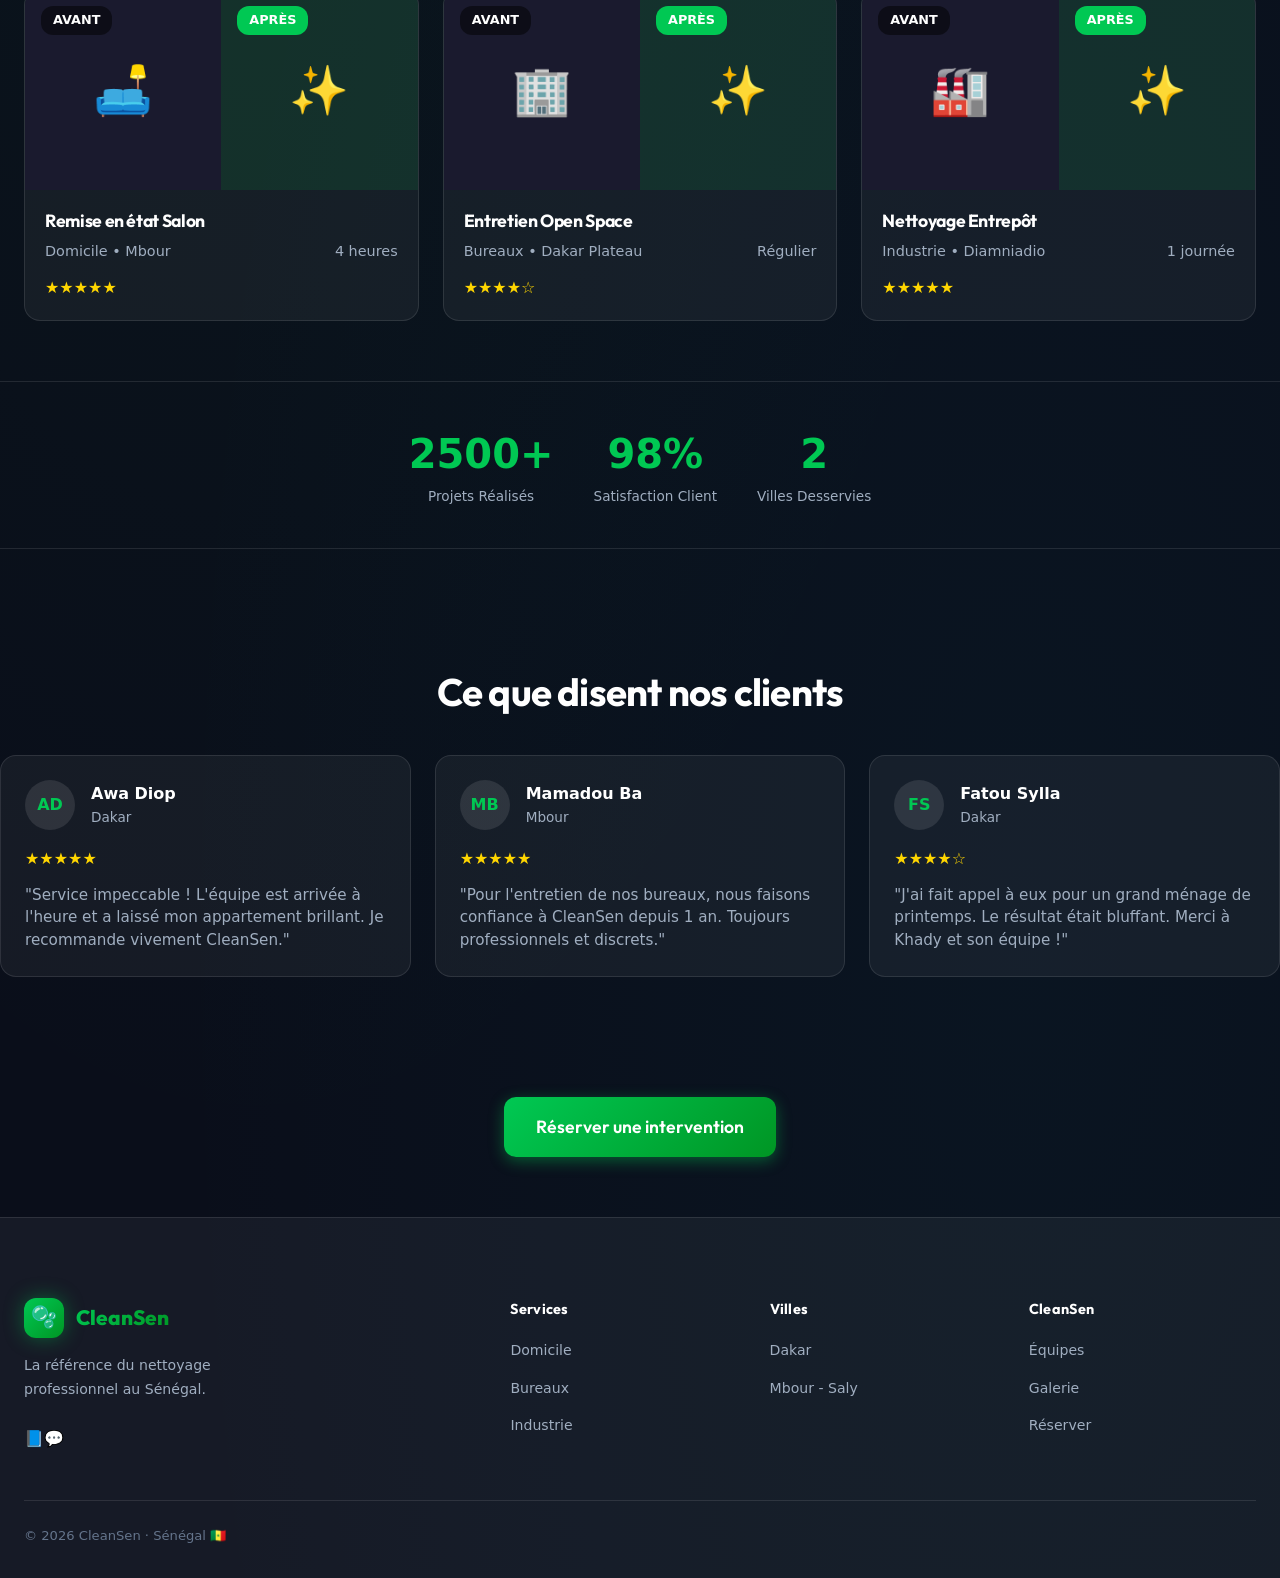
<file: galerie.html>
<!DOCTYPE html>
<html lang="fr">
<head>
  <meta charset="UTF-8">
  <meta name="viewport" content="width=device-width, initial-scale=1.0">
  <title>Galerie | CleanSen - Nettoyage au Sénégal</title>
  <link rel="stylesheet" href="css/style.css">
  <link rel="stylesheet" href="css/components.css">
  <link rel="stylesheet" href="css/animations.css">
  <style>
    :root {
      --primary: #00C853;
      --accent: #FFD600;
      --bg-dark: #0a0e1a;
      --bg-card: rgba(255, 255, 255, 0.05);
      --bg-surface: rgba(255, 255, 255, 0.1);
      --text-primary: #ffffff;
      --text-secondary: #a0aec0;
      --grad-primary: linear-gradient(135deg, #00C853, #009624);
      --grad-gold: linear-gradient(135deg, #FFD600, #F57F17);
      --shadow-glow: 0 0 20px rgba(0, 200, 83, 0.4);
      --border: rgba(255, 255, 255, 0.1);
    }
    body { background-color: var(--bg-dark); color: var(--text-primary); font-family: system-ui, -apple-system, sans-serif; }
    
    .hero { text-align: center; padding: 100px 0 60px; }
    .hero h1 { font-size: 3rem; background: var(--grad-primary); -webkit-background-clip: text; -webkit-text-fill-color: transparent; margin-bottom: 20px; }
    
    .filters { display: flex; justify-content: center; gap: 12px; margin: 40px 0; flex-wrap: wrap; }
    .filter-chip { background: var(--bg-surface); border: 1px solid var(--border); color: var(--text-secondary); padding: 8px 16px; border-radius: 20px; cursor: pointer; transition: all 0.3s ease; }
    .filter-chip.active, .filter-chip:hover { background: var(--primary); color: #fff; border-color: var(--primary); box-shadow: var(--shadow-glow); }

    .featured-card {
      background: var(--bg-card);
      border: 1px solid var(--border);
      border-radius: 16px;
      overflow: hidden;
      margin-bottom: 40px;
    }
    .ba-panels {
      display: grid;
      grid-template-columns: 1fr 1fr;
      min-height: 400px;
    }
    .ba-panel {
      display: flex;
      align-items: center;
      justify-content: center;
      font-size: 4rem;
      position: relative;
    }
    .ba-panel.avant { background: #1a1a2e; }
    .ba-panel.apres { background: rgba(0,200,83,0.1); }
    .ba-label {
      position: absolute;
      top: 16px; left: 16px;
      font-size: 0.8rem;
      padding: 4px 12px;
      border-radius: 12px;
      background: rgba(0,0,0,0.5);
      font-weight: bold;
    }
    .featured-info { padding: 24px; }
    
    .grid { display: grid; grid-template-columns: repeat(auto-fill, minmax(300px, 1fr)); gap: 24px; margin-bottom: 60px; }
    @media (max-width: 768px) {
      .hero { padding: 90px 0 40px; }
      .hero h1 { font-size: clamp(1.8rem, 6vw, 3rem); }
      .ba-panels { grid-template-columns: 1fr; min-height: 240px; }
      .ba-panel { font-size: 3rem; min-height: 120px; }
      .filters { gap: 8px; margin: 24px 0; justify-content: flex-start; overflow-x: auto; white-space: nowrap; padding-bottom: 4px; }
      .filter-chip { padding: 6px 14px; font-size: 0.82rem; }
      .grid { grid-template-columns: 1fr; gap: 16px; }
    }
    .ba-card {
      background: var(--bg-card);
      border: 1px solid var(--border);
      border-radius: 16px;
      overflow: hidden;
      transition: transform 0.3s ease;
    }
    .ba-card:hover { transform: translateY(-5px); border-color: var(--primary); }
    .ba-card .ba-panels { min-height: 200px; }
    .ba-card .ba-panel { font-size: 3rem; }
    .ba-card-info { padding: 20px; }
    .ba-card-info h3 { margin: 0 0 8px 0; font-size: 1.1rem; }
    .ba-card-meta { display: flex; justify-content: space-between; color: var(--text-secondary); font-size: 0.9rem; margin-bottom: 12px; }
    .ba-card-stars { color: var(--accent); }

    .stats-bar {
      display: flex;
      justify-content: center;
      gap: 40px;
      margin: 60px 0;
      padding: 40px 0;
      border-top: 1px solid var(--border);
      border-bottom: 1px solid var(--border);
    }
    .stat-item { text-align: center; }
    .stat-number { font-size: 2.5rem; font-weight: bold; color: var(--primary); }

    .testimonials { padding: 60px 0; }
    .testimonials h2 { text-align: center; margin-bottom: 40px; }
    .testi-grid { display: grid; grid-template-columns: repeat(auto-fit, minmax(300px, 1fr)); gap: 24px; }
    .testi-card { background: var(--bg-card); border: 1px solid var(--border); border-radius: 16px; padding: 24px; }
    .testi-header { display: flex; align-items: center; gap: 16px; margin-bottom: 16px; }
    .testi-avatar { width: 50px; height: 50px; border-radius: 50%; background: var(--bg-surface); display: flex; align-items: center; justify-content: center; font-weight: bold; color: var(--primary); }
    
    .cta-container { text-align: center; margin: 60px 0; }
  </style>
</head>
<body>

<nav class="navbar" id="navbar">
  <div class="container">
    <div class="navbar-inner">
      <a href="index.html" class="nav-logo">
        <div class="nav-logo-icon">🫧</div>
        <div><div class="nav-logo-text">CleanSen</div><span class="nav-logo-sub">Dakar • Mbour</span></div>
      </a>
      <ul class="nav-links">
        <li><a href="index.html">Accueil</a></li>
        <li><a href="services.html">Services</a></li>
        <li><a href="tarifs.html">Tarifs</a></li>
        <li><a href="equipes.html">Équipes</a></li>
        <li><a href="galerie.html" class="active">Galerie</a></li>
        <li><a href="reservation.html">Réserver</a></li>
      </ul>
      <div class="nav-actions">
        <a href="reservation.html" class="btn btn-ghost btn-sm">📅 Réservation</a>
        <a href="dashboard-client.html" class="btn btn-primary btn-sm">👤 Mon Espace</a>
      </div>
      <button class="mobile-menu-btn" onclick="toggleMobileMenu()">☰</button>
    </div>
  </div>
</nav>
<div id="mobile-menu" style="display:none;position:fixed;top:68px;left:0;right:0;z-index:999;background:var(--bg-card);border-bottom:1px solid var(--border);padding:16px;backdrop-filter:blur(20px);">
  <ul style="list-style:none;display:flex;flex-direction:column;gap:8px;">
    <li><a href="index.html" style="display:block;padding:12px 16px;border-radius:10px;color:var(--text-secondary);">🏠 Accueil</a></li>
    <li><a href="services.html" style="display:block;padding:12px 16px;border-radius:10px;color:var(--text-secondary);">🧹 Services</a></li>
    <li><a href="tarifs.html" style="display:block;padding:12px 16px;border-radius:10px;color:var(--text-secondary);">💰 Tarifs</a></li>
    <li><a href="equipes.html" style="display:block;padding:12px 16px;border-radius:10px;color:var(--text-secondary);">👥 Équipes</a></li>
    <li><a href="reservation.html" class="btn btn-primary" style="width:100%;justify-content:center;margin-top:8px;">📅 Réserver</a></li>
  </ul>
</div>

<main>
  <section class="hero container">
    <h1>Nos Réalisations</h1>
    <p style="color:var(--text-secondary); max-width: 600px; margin: 0 auto; font-size: 1.1rem;">
      Découvrez l'efficacité de nos interventions en images. Des résultats impeccables, avant et après notre passage.
    </p>
  </section>

  <section class="container">
    <div class="filters">
      <div class="filter-chip active">Tous</div>
      <div class="filter-chip">Domicile</div>
      <div class="filter-chip">Bureaux</div>
      <div class="filter-chip">Industrie</div>
    </div>

    <div class="featured-card">
      <div class="ba-panels">
        <div class="ba-panel avant">
          <div class="ba-label">AVANT</div>
          🏚️
        </div>
        <div class="ba-panel apres">
          <div class="ba-label" style="background: var(--primary);">APRÈS</div>
          ✨
        </div>
      </div>
      <div class="featured-info">
        <div style="display:flex; justify-content:space-between; align-items:center;">
          <div>
            <h2 style="margin:0 0 8px 0;">Nettoyage Fin de Chantier - Villa</h2>
            <div style="color:var(--text-secondary);">Service Industrie • Dakar Almadies • Durée: 2 jours</div>
          </div>
          <div class="ba-card-stars" style="font-size: 1.5rem;">★★★★★</div>
        </div>
      </div>
    </div>

    <div class="grid">
      <!-- Item 1 -->
      <div class="ba-card">
        <div class="ba-panels">
          <div class="ba-panel avant"><div class="ba-label">AVANT</div>🛋️</div>
          <div class="ba-panel apres"><div class="ba-label" style="background:var(--primary);">APRÈS</div>✨</div>
        </div>
        <div class="ba-card-info">
          <h3>Remise en état Salon</h3>
          <div class="ba-card-meta">
            <span>Domicile • Mbour</span>
            <span>4 heures</span>
          </div>
          <div class="ba-card-stars">★★★★★</div>
        </div>
      </div>

      <!-- Item 2 -->
      <div class="ba-card">
        <div class="ba-panels">
          <div class="ba-panel avant"><div class="ba-label">AVANT</div>🏢</div>
          <div class="ba-panel apres"><div class="ba-label" style="background:var(--primary);">APRÈS</div>✨</div>
        </div>
        <div class="ba-card-info">
          <h3>Entretien Open Space</h3>
          <div class="ba-card-meta">
            <span>Bureaux • Dakar Plateau</span>
            <span>Régulier</span>
          </div>
          <div class="ba-card-stars">★★★★☆</div>
        </div>
      </div>

      <!-- Item 3 -->
      <div class="ba-card">
        <div class="ba-panels">
          <div class="ba-panel avant"><div class="ba-label">AVANT</div>🏭</div>
          <div class="ba-panel apres"><div class="ba-label" style="background:var(--primary);">APRÈS</div>✨</div>
        </div>
        <div class="ba-card-info">
          <h3>Nettoyage Entrepôt</h3>
          <div class="ba-card-meta">
            <span>Industrie • Diamniadio</span>
            <span>1 journée</span>
          </div>
          <div class="ba-card-stars">★★★★★</div>
        </div>
      </div>
    </div>
  </section>

  <section class="stats-bar container">
    <div class="stat-item">
      <div class="stat-number">2500+</div>
      <div class="stat-label" style="color:var(--text-secondary);">Projets Réalisés</div>
    </div>
    <div class="stat-item">
      <div class="stat-number">98%</div>
      <div class="stat-label" style="color:var(--text-secondary);">Satisfaction Client</div>
    </div>
    <div class="stat-item">
      <div class="stat-number">2</div>
      <div class="stat-label" style="color:var(--text-secondary);">Villes Desservies</div>
    </div>
  </section>

  <section class="testimonials container">
    <h2>Ce que disent nos clients</h2>
    <div class="testi-grid">
      <div class="testi-card">
        <div class="testi-header">
          <div class="testi-avatar">AD</div>
          <div>
            <div style="font-weight:bold;">Awa Diop</div>
            <div style="font-size:0.85rem; color:var(--text-secondary);">Dakar</div>
          </div>
        </div>
        <div class="ba-card-stars" style="margin-bottom:12px;">★★★★★</div>
        <p style="color:var(--text-secondary); font-size:0.95rem; line-height:1.5;">"Service impeccable ! L'équipe est arrivée à l'heure et a laissé mon appartement brillant. Je recommande vivement CleanSen."</p>
      </div>
      <div class="testi-card">
        <div class="testi-header">
          <div class="testi-avatar">MB</div>
          <div>
            <div style="font-weight:bold;">Mamadou Ba</div>
            <div style="font-size:0.85rem; color:var(--text-secondary);">Mbour</div>
          </div>
        </div>
        <div class="ba-card-stars" style="margin-bottom:12px;">★★★★★</div>
        <p style="color:var(--text-secondary); font-size:0.95rem; line-height:1.5;">"Pour l'entretien de nos bureaux, nous faisons confiance à CleanSen depuis 1 an. Toujours professionnels et discrets."</p>
      </div>
      <div class="testi-card">
        <div class="testi-header">
          <div class="testi-avatar">FS</div>
          <div>
            <div style="font-weight:bold;">Fatou Sylla</div>
            <div style="font-size:0.85rem; color:var(--text-secondary);">Dakar</div>
          </div>
        </div>
        <div class="ba-card-stars" style="margin-bottom:12px;">★★★★☆</div>
        <p style="color:var(--text-secondary); font-size:0.95rem; line-height:1.5;">"J'ai fait appel à eux pour un grand ménage de printemps. Le résultat était bluffant. Merci à Khady et son équipe !"</p>
      </div>
    </div>
  </section>

  <div class="cta-container">
    <a href="reservation.html" class="btn btn-primary" style="padding: 16px 32px; font-size: 1.1rem;">Réserver une intervention</a>
  </div>
</main>

<footer class="footer">
  <div class="container">
    <div class="footer-grid">
      <div>
        <a href="index.html" class="nav-logo" style="margin-bottom:16px;"><div class="nav-logo-icon">🫧</div><div><div class="nav-logo-text">CleanSen</div></div></a>
        <p style="font-size:0.88rem;max-width:260px;margin:16px 0 24px;">La référence du nettoyage professionnel au Sénégal.</p>
        <div class="footer-social"><a href="#" class="footer-social-link">📘</a><a href="#" class="footer-social-link">💬</a></div>
      </div>
      <div><div class="footer-title">Services</div><ul class="footer-links"><li><a href="services.html#domicile">Domicile</a></li><li><a href="services.html#bureau">Bureaux</a></li><li><a href="services.html#industrie">Industrie</a></li></ul></div>
      <div><div class="footer-title">Villes</div><ul class="footer-links"><li><a href="#">Dakar</a></li><li><a href="#">Mbour - Saly</a></li></ul></div>
      <div><div class="footer-title">CleanSen</div><ul class="footer-links"><li><a href="equipes.html">Équipes</a></li><li><a href="galerie.html">Galerie</a></li><li><a href="reservation.html">Réserver</a></li></ul></div>
    </div>
    <div class="footer-bottom"><div>© 2026 CleanSen · Sénégal 🇸🇳</div></div>
  </div>
</footer>

<script src="js/app.js"></script>
<script>
  function toggleMobileMenu() {
    var menu = document.getElementById('mobile-menu');
    menu.style.display = menu.style.display === 'none' ? 'block' : 'none';
  }
</script>
</body>
</html>
</file>
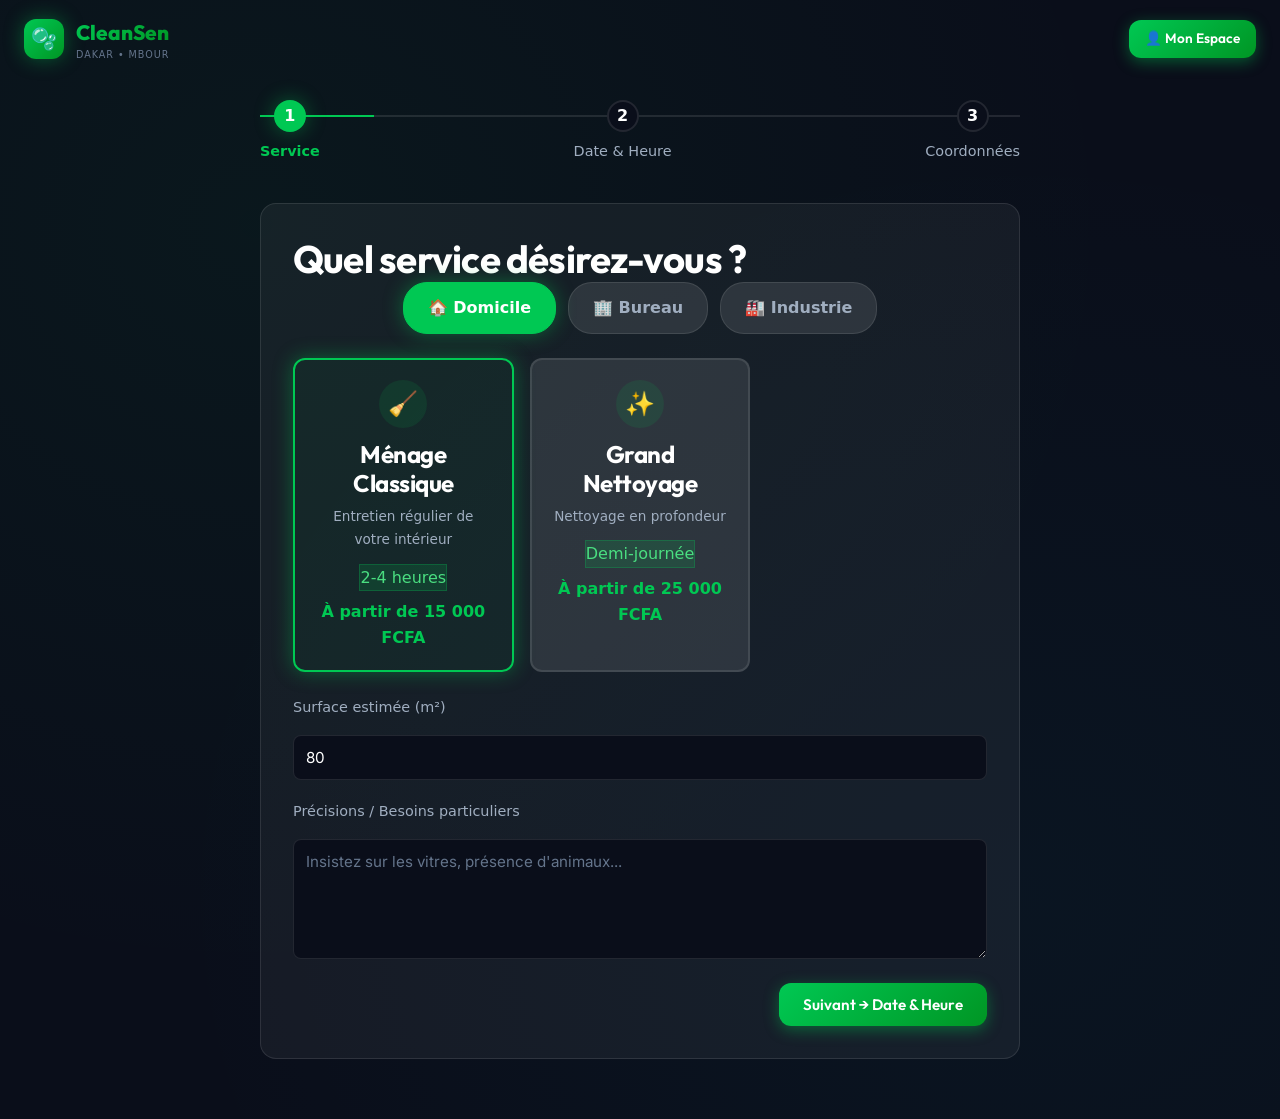
<file: reservation.html>
<!DOCTYPE html>
<html lang="fr">
<head>
  <meta charset="UTF-8">
  <meta name="viewport" content="width=device-width, initial-scale=1.0">
  <title>Réservation | CleanSen - Nettoyage au Sénégal</title>
  <link rel="stylesheet" href="css/style.css">
  <link rel="stylesheet" href="css/components.css">
  <link rel="stylesheet" href="css/animations.css">
  <style>
    :root {
      --primary: #00C853;
      --accent: #FFD600;
      --bg-dark: #0a0e1a;
      --bg-card: rgba(255, 255, 255, 0.05);
      --bg-surface: rgba(255, 255, 255, 0.1);
      --text-primary: #ffffff;
      --text-secondary: #a0aec0;
      --grad-primary: linear-gradient(135deg, #00C853, #009624);
      --grad-gold: linear-gradient(135deg, #FFD600, #F57F17);
      --shadow-glow: 0 0 20px rgba(0, 200, 83, 0.4);
      --border: rgba(255, 255, 255, 0.1);
    }
    body { background-color: var(--bg-dark); color: var(--text-primary); font-family: system-ui, -apple-system, sans-serif; }
    
    .reservation-container {
      max-width: 800px;
      margin: 100px auto 60px;
      padding: 0 20px;
    }
    
    .devis-stepper {
      display: flex;
      justify-content: space-between;
      margin-bottom: 40px;
      position: relative;
    }
    .devis-stepper::before {
      content: '';
      position: absolute;
      top: 15px;
      left: 0;
      right: 0;
      height: 2px;
      background: var(--border);
      z-index: 1;
    }
    .devis-stepper-progress {
      position: absolute;
      top: 15px;
      left: 0;
      height: 2px;
      background: var(--primary);
      z-index: 1;
      transition: width 0.3s ease;
    }
    .step-item {
      position: relative;
      z-index: 2;
      display: flex;
      flex-direction: column;
      align-items: center;
      gap: 8px;
    }
    .step-circle {
      width: 32px;
      height: 32px;
      border-radius: 50%;
      background: var(--bg-dark);
      border: 2px solid var(--border);
      display: flex;
      align-items: center;
      justify-content: center;
      font-weight: bold;
      transition: all 0.3s ease;
    }
    .step-item.active .step-circle {
      border-color: var(--primary);
      background: var(--primary);
      color: #fff;
      box-shadow: var(--shadow-glow);
    }
    .step-item.completed .step-circle {
      border-color: var(--primary);
      background: var(--bg-dark);
      color: var(--primary);
    }
    .step-label { font-size: 0.9rem; color: var(--text-secondary); }
    .step-item.active .step-label { color: var(--primary); font-weight: bold; }

    .step-content {
      background: var(--bg-card);
      border: 1px solid var(--border);
      border-radius: 16px;
      padding: 32px;
      margin-bottom: 24px;
    }
    .step-section { display: none; }
    .step-section.active { display: block; animation: fadeIn 0.4s ease; }

    .tab-buttons {
      display: flex;
      gap: 12px;
      margin-bottom: 24px;
      justify-content: center;
    }
    .tab-btn {
      background: var(--bg-surface);
      border: 1px solid var(--border);
      color: var(--text-secondary);
      padding: 12px 24px;
      border-radius: 24px;
      cursor: pointer;
      font-weight: bold;
      transition: all 0.3s ease;
    }
    .tab-btn.active {
      background: var(--primary);
      color: #fff;
      border-color: var(--primary);
      box-shadow: var(--shadow-glow);
    }

    .service-grid {
      display: grid;
      grid-template-columns: repeat(auto-fill, minmax(220px, 1fr));
      gap: 16px;
      margin-bottom: 24px;
    }
    @media (max-width: 768px) {
      .reservation-container { margin: 80px auto 40px; padding: 0 12px; }
      .step-content { padding: 20px 16px; }
      .step-label { font-size: 0.75rem; }
      .tab-buttons { flex-wrap: wrap; gap: 8px; justify-content: flex-start; overflow-x: auto; white-space: nowrap; }
      .tab-btn { padding: 8px 16px; font-size: 0.85rem; }
      .service-grid { grid-template-columns: 1fr; gap: 12px; }
      .time-slots { grid-template-columns: repeat(3, 1fr) !important; gap: 8px !important; }
      .calendar-grid { font-size: 0.8rem; }
      form div[style*="grid-template-columns"],
      div[style*="grid-template-columns: 1fr 1fr"],
      div[style*="grid-template-columns:1fr 1fr"] {
        grid-template-columns: 1fr !important;
        gap: 12px !important;
      }
    }
    .service-card {
      background: var(--bg-surface);
      border: 2px solid var(--border);
      border-radius: 12px;
      padding: 20px;
      cursor: pointer;
      transition: all 0.3s ease;
      text-align: center;
    }
    .service-card:hover { border-color: rgba(0,200,83,0.5); }
    .service-card.selected {
      border-color: var(--primary);
      background: rgba(0,200,83,0.05);
      box-shadow: var(--shadow-glow);
    }
    .service-icon {
      width: 48px;
      height: 48px;
      background: rgba(0,200,83,0.1);
      border-radius: 50%;
      display: flex;
      align-items: center;
      justify-content: center;
      margin: 0 auto 12px;
      font-size: 1.5rem;
    }
    .service-price { color: var(--primary); font-weight: bold; margin-top: 8px; }

    .form-group { margin-bottom: 20px; }
    .form-group label { display: block; margin-bottom: 8px; color: var(--text-secondary); font-size: 0.9rem; }
    .form-control {
      width: 100%;
      background: var(--bg-dark);
      border: 1px solid var(--border);
      color: var(--text-primary);
      padding: 12px;
      border-radius: 8px;
      box-sizing: border-box;
    }
    .form-control:focus { border-color: var(--primary); outline: none; }

    .cal-widget { border: 1px solid var(--border); border-radius: 12px; overflow: hidden; margin-bottom: 24px; }
    .cal-header { display: grid; grid-template-columns: repeat(7, 1fr); background: var(--bg-surface); text-align: center; padding: 12px 0; font-size: 0.9rem; color: var(--text-secondary); }
    .cal-body { display: grid; grid-template-columns: repeat(7, 1fr); gap: 1px; background: var(--border); }
    .cal-day { background: var(--bg-card); padding: 16px 0; text-align: center; cursor: pointer; transition: all 0.2s; }
    .cal-day:hover:not(.cal-disabled) { background: var(--bg-surface); }
    .cal-day.cal-selected { background: var(--grad-primary); color: #fff; font-weight: bold; }
    .cal-day.cal-today { border: 2px solid var(--primary); }
    .cal-day.cal-disabled { opacity: 0.3; cursor: not-allowed; }

    .time-slot-grid { display: grid; grid-template-columns: repeat(auto-fill, minmax(100px, 1fr)); gap: 12px; margin-bottom: 24px; }
    .time-slot { background: var(--bg-surface); border: 1px solid var(--border); padding: 12px; text-align: center; border-radius: 8px; cursor: pointer; }
    .time-slot:hover:not(.disabled) { border-color: var(--primary); color: var(--primary); }
    .time-slot.selected { background: var(--primary); color: #fff; border-color: var(--primary); }
    .time-slot.disabled { opacity: 0.3; cursor: not-allowed; background: var(--bg-dark); }

    .step-actions { display: flex; justify-content: space-between; margin-top: 24px; }
    .recap-box { background: var(--bg-surface); border: 1px dashed var(--primary); padding: 20px; border-radius: 12px; margin-bottom: 24px; }
    
    .success-state { text-align: center; padding: 40px 20px; }
    .success-icon { font-size: 5rem; margin-bottom: 20px; animation: bounce 1s ease; }
    .stat-boxes { display: flex; gap: 16px; justify-content: center; margin: 32px 0; }
    .stat-box { background: var(--bg-surface); padding: 16px; border-radius: 12px; flex: 1; border: 1px solid var(--border); }
  </style>
</head>
<body>

<nav class="navbar" id="navbar">
  <div class="container">
    <div class="navbar-inner">
      <a href="index.html" class="nav-logo">
        <div class="nav-logo-icon">🫧</div>
        <div><div class="nav-logo-text">CleanSen</div><span class="nav-logo-sub">Dakar • Mbour</span></div>
      </a>
      <div class="nav-actions">
        <a href="dashboard-client.html" class="btn btn-primary btn-sm">👤 Mon Espace</a>
      </div>
    </div>
  </div>
</nav>

<div class="reservation-container">
  
  <div class="devis-stepper" id="stepper">
    <div class="devis-stepper-progress" id="stepper-progress" style="width: 15%;"></div>
    <div class="step-item active" data-step="1">
      <div class="step-circle">1</div>
      <div class="step-label">Service</div>
    </div>
    <div class="step-item" data-step="2">
      <div class="step-circle">2</div>
      <div class="step-label">Date & Heure</div>
    </div>
    <div class="step-item" data-step="3">
      <div class="step-circle">3</div>
      <div class="step-label">Coordonnées</div>
    </div>
  </div>

  <div class="step-content">
    <!-- Etape 1 -->
    <div class="step-section active" id="step1">
      <h2 style="margin-top:0;">Quel service désirez-vous ?</h2>
      <div class="tab-buttons">
        <div class="tab-btn active" onclick="selectTab('domicile')">🏠 Domicile</div>
        <div class="tab-btn" onclick="selectTab('bureau')">🏢 Bureau</div>
        <div class="tab-btn" onclick="selectTab('industrie')">🏭 Industrie</div>
      </div>

      <div class="service-grid" id="servicesGrid">
        <div class="service-card selected" onclick="selectService(this)">
          <div class="service-icon">🧹</div>
          <h3 style="margin:0 0 8px;">Ménage Classique</h3>
          <p style="font-size:0.85rem;color:var(--text-secondary);margin:0;">Entretien régulier de votre intérieur</p>
          <div class="badge-green" style="margin-top:12px;display:inline-block;">2-4 heures</div>
          <div class="service-price">À partir de 15 000 FCFA</div>
        </div>
        <div class="service-card" onclick="selectService(this)">
          <div class="service-icon">✨</div>
          <h3 style="margin:0 0 8px;">Grand Nettoyage</h3>
          <p style="font-size:0.85rem;color:var(--text-secondary);margin:0;">Nettoyage en profondeur</p>
          <div class="badge-green" style="margin-top:12px;display:inline-block;">Demi-journée</div>
          <div class="service-price">À partir de 25 000 FCFA</div>
        </div>
      </div>

      <div class="form-group">
        <label>Surface estimée (m²)</label>
        <input type="number" class="form-control" placeholder="Ex: 120" value="80">
      </div>
      <div class="form-group">
        <label>Précisions / Besoins particuliers</label>
        <textarea class="form-control" rows="3" placeholder="Insistez sur les vitres, présence d'animaux..."></textarea>
      </div>

      <div class="step-actions" style="justify-content: flex-end;">
        <button class="btn btn-primary" onclick="goToStep(2)">Suivant → Date & Heure</button>
      </div>
    </div>

    <!-- Etape 2 -->
    <div class="step-section" id="step2">
      <h2 style="margin-top:0;">Quand souhaitez-vous l'intervention ?</h2>
      
      <div class="cal-widget">
        <div style="padding:16px; text-align:center; background:var(--bg-card); font-weight:bold;">Juillet 2026</div>
        <div class="cal-header">
          <div>Lun</div><div>Mar</div><div>Mer</div><div>Jeu</div><div>Ven</div><div>Sam</div><div>Dim</div>
        </div>
        <div class="cal-body">
          <div class="cal-day cal-disabled">29</div><div class="cal-day cal-disabled">30</div>
          <div class="cal-day">1</div><div class="cal-day">2</div><div class="cal-day">3</div><div class="cal-day">4</div><div class="cal-day">5</div>
          <div class="cal-day">6</div><div class="cal-day">7</div><div class="cal-day">8</div><div class="cal-day">9</div><div class="cal-day">10</div><div class="cal-day">11</div><div class="cal-day">12</div>
          <div class="cal-day">13</div><div class="cal-day">14</div><div class="cal-day">15</div><div class="cal-day">16</div><div class="cal-day">17</div><div class="cal-day">18</div><div class="cal-day">19</div>
          <div class="cal-day cal-today cal-selected">20</div><div class="cal-day">21</div><div class="cal-day">22</div><div class="cal-day">23</div><div class="cal-day">24</div><div class="cal-day">25</div><div class="cal-day">26</div>
          <div class="cal-day">27</div><div class="cal-day">28</div><div class="cal-day">29</div><div class="cal-day">30</div><div class="cal-day">31</div>
          <div class="cal-day cal-disabled">1</div><div class="cal-day cal-disabled">2</div>
        </div>
      </div>

      <h3 style="font-size:1.1rem;">Heure d'arrivée souhaitée</h3>
      <div class="time-slot-grid">
        <div class="time-slot selected">09h00</div>
        <div class="time-slot">10h00</div>
        <div class="time-slot disabled">11h00</div>
        <div class="time-slot">14h00</div>
        <div class="time-slot disabled">15h00</div>
        <div class="time-slot">16h00</div>
        <div class="time-slot">17h00</div>
      </div>

      <div class="form-group">
        <label>Équipe / Agent (Optionnel)</label>
        <select class="form-control">
          <option value="">Peu importe, le plus disponible</option>
          <option value="1">Khady Diallo</option>
          <option value="2">Moussa Sow</option>
          <option value="3">Fatou Ndiaye</option>
        </select>
      </div>

      <div style="display:grid; grid-template-columns: 1fr 1fr; gap:16px;">
        <div class="form-group">
          <label>Ville</label>
          <select class="form-control">
            <option>Dakar</option>
            <option>Mbour</option>
          </select>
        </div>
        <div class="form-group">
          <label>Quartier</label>
          <input type="text" class="form-control" placeholder="Ex: Almadies">
        </div>
      </div>
      <div class="form-group">
        <label>Adresse complète</label>
        <input type="text" class="form-control" placeholder="N° Villa / Rue">
      </div>

      <div class="step-actions">
        <button class="btn btn-ghost" onclick="goToStep(1)">← Retour</button>
        <button class="btn btn-primary" onclick="goToStep(3)">Suivant → Coordonnées</button>
      </div>
    </div>

    <!-- Etape 3 -->
    <div class="step-section" id="step3">
      <h2 style="margin-top:0;">Vos Coordonnées</h2>
      
      <div class="recap-box">
        <h4 style="margin:0 0 12px; color:var(--primary);">Résumé de la demande</h4>
        <div style="display:grid; grid-template-columns:1fr 1fr; gap:8px; font-size:0.9rem;">
          <div><strong>Service:</strong> Ménage Classique</div>
          <div><strong>Surface:</strong> 80 m²</div>
          <div><strong>Date:</strong> 20 Juillet 2026 à 09h00</div>
          <div><strong>Lieu:</strong> Dakar, Almadies</div>
          <div style="grid-column: span 2; font-size:1.1rem; color:var(--primary); font-weight:bold; margin-top:8px;">Prix estimé: ~15 000 FCFA</div>
        </div>
      </div>

      <div style="display:grid; grid-template-columns: 1fr 1fr; gap:16px;">
        <div class="form-group">
          <label>Prénom</label>
          <input type="text" class="form-control">
        </div>
        <div class="form-group">
          <label>Nom</label>
          <input type="text" class="form-control">
        </div>
      </div>
      <div class="form-group">
        <label>Téléphone</label>
        <div style="display:flex;">
          <span style="background:var(--bg-surface); padding:12px; border:1px solid var(--border); border-radius:8px 0 0 8px; border-right:none; color:var(--text-secondary);">+221</span>
          <input type="tel" class="form-control" style="border-radius:0 8px 8px 0;">
        </div>
      </div>
      <div class="form-group">
        <label>Email (Optionnel)</label>
        <input type="email" class="form-control">
      </div>

      <div class="form-group">
        <label>Préférence de contact</label>
        <div style="display:flex; gap:12px;">
          <label style="display:flex; align-items:center; gap:8px; cursor:pointer;"><input type="radio" name="contact" checked> WhatsApp</label>
          <label style="display:flex; align-items:center; gap:8px; cursor:pointer;"><input type="radio" name="contact"> Appel</label>
        </div>
      </div>

      <div style="margin:24px 0;">
        <label style="display:flex; gap:12px; align-items:flex-start; cursor:pointer; font-size:0.9rem; color:var(--text-secondary);">
          <input type="checkbox" style="margin-top:4px; accent-color:var(--primary);" checked>
          J'accepte les conditions générales d'utilisation et je confirme que les informations fournies sont exactes.
        </label>
      </div>

      <div class="step-actions">
        <button class="btn btn-ghost" onclick="goToStep(2)">← Retour</button>
        <button class="btn btn-primary" onclick="showSuccess()" style="padding: 12px 32px; font-size: 1.1rem;">Confirmer la réservation</button>
      </div>
    </div>

    <!-- Etape 4 (Success) -->
    <div class="step-section" id="step4">
      <div class="success-state">
        <div class="success-icon">🎉</div>
        <h2 style="background:var(--grad-primary); -webkit-background-clip:text; -webkit-text-fill-color:transparent;">Réservation confirmée !</h2>
        <p style="color:var(--text-secondary); font-size:1.1rem;">Votre demande porte le numéro <strong style="color:#fff;" id="res-ref-display">RES-007</strong></p>
        
        <div class="stat-boxes">
          <div class="stat-box">
            <div style="font-size:1.5rem; margin-bottom:8px;">📱</div>
            <div style="font-weight:bold;">Agent notifié</div>
          </div>
          <div class="stat-box">
            <div style="font-size:1.5rem; margin-bottom:8px;">⏱️</div>
            <div style="font-weight:bold;">&lt; 1h réponse</div>
          </div>
          <div class="stat-box">
            <div style="font-size:1.5rem; margin-bottom:8px;">💳</div>
            <div style="font-weight:bold;">Paiement sur place</div>
          </div>
        </div>

        <div style="display:flex; gap:16px; justify-content:center; margin-top:32px;">
          <a href="dashboard-client.html" class="btn btn-primary">Aller au Tableau de Bord</a>
          <a href="index.html" class="btn btn-ghost">Retour à l'accueil</a>
        </div>
      </div>
    </div>
  </div>
</div>

<script src="js/app.js"></script>
<script>
  function goToStep(step) {
    document.querySelectorAll('.step-section').forEach(el => el.classList.remove('active'));
    document.getElementById('step' + step).classList.add('active');
    
    document.querySelectorAll('.step-item').forEach((el, index) => {
      if (index + 1 < step) {
        el.classList.add('completed');
        el.classList.remove('active');
      } else if (index + 1 === step) {
        el.classList.add('active');
        el.classList.remove('completed');
      } else {
        el.classList.remove('active', 'completed');
      }
    });

    let progress = 15;
    if(step === 2) progress = 50;
    if(step === 3) progress = 85;
    if(step === 4) progress = 100;
    document.getElementById('stepper-progress').style.width = progress + '%';
  }

  function showSuccess() {
    const newRes = {
      id: `RES-${Math.floor(100000 + Math.random() * 900000)}`,
      client: 'Seynabou Ndiaye',
      tel: '+221 77 123 45 67',
      email: 'seynabou@demo.sn',
      service: 'Nettoyage en profondeur',
      icone: '✨',
      date: '2026-07-29',
      heure: '09:00',
      adresse: 'Almadies, Villa N°14',
      ville: 'Dakar',
      equipe: 'Khady Diallo',
      montant: 28000,
      statut: 'en_attente'
    };

    addReservationState(newRes);
    const refEl = document.getElementById('res-ref-display');
    if(refEl) refEl.textContent = newRes.id;
    document.getElementById('stepper').style.display = 'none';
    goToStep(4);
  }

  function selectService(el) {
    document.querySelectorAll('.service-card').forEach(card => card.classList.remove('selected'));
    el.classList.add('selected');
  }

  function selectTab(tab) {
    document.querySelectorAll('.tab-btn').forEach(btn => btn.classList.remove('active'));
    event.target.classList.add('active');
    // In real app, re-render servicesGrid
  }
</script>
</body>
</html>
</file>
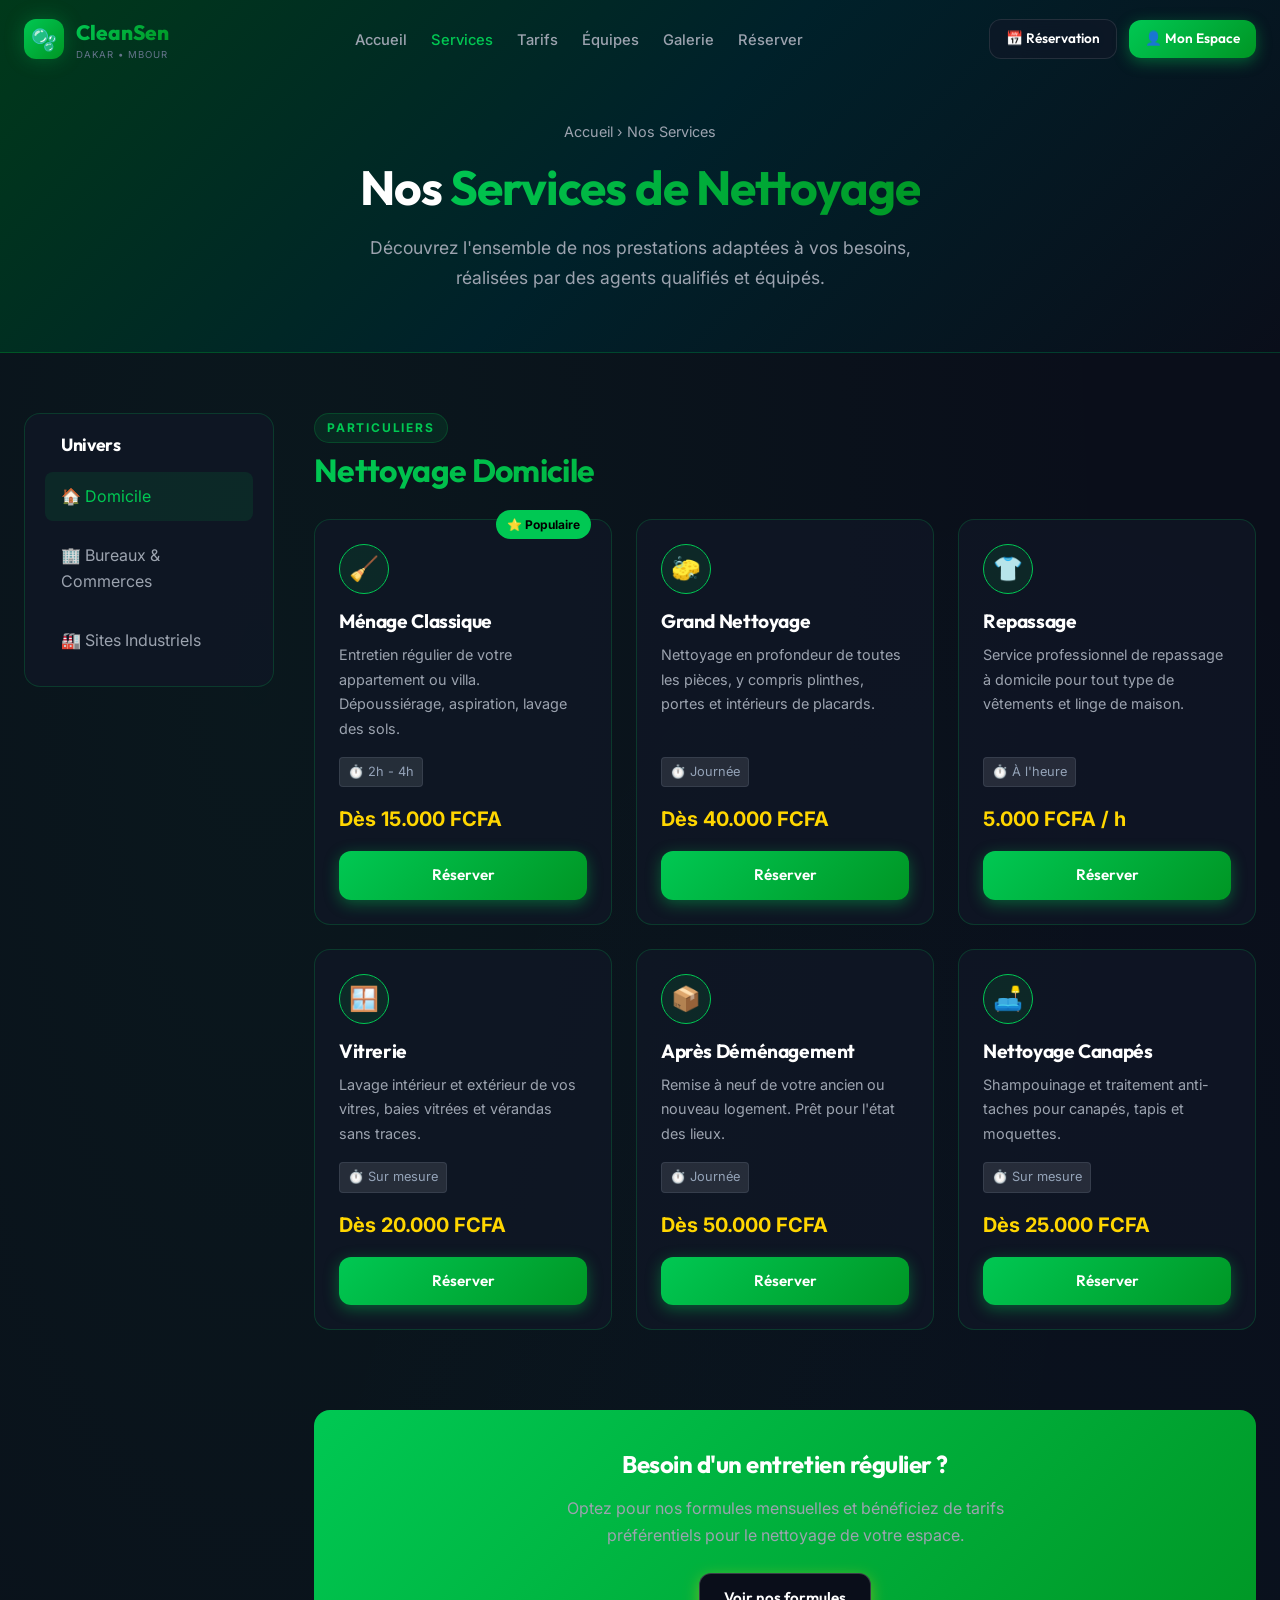
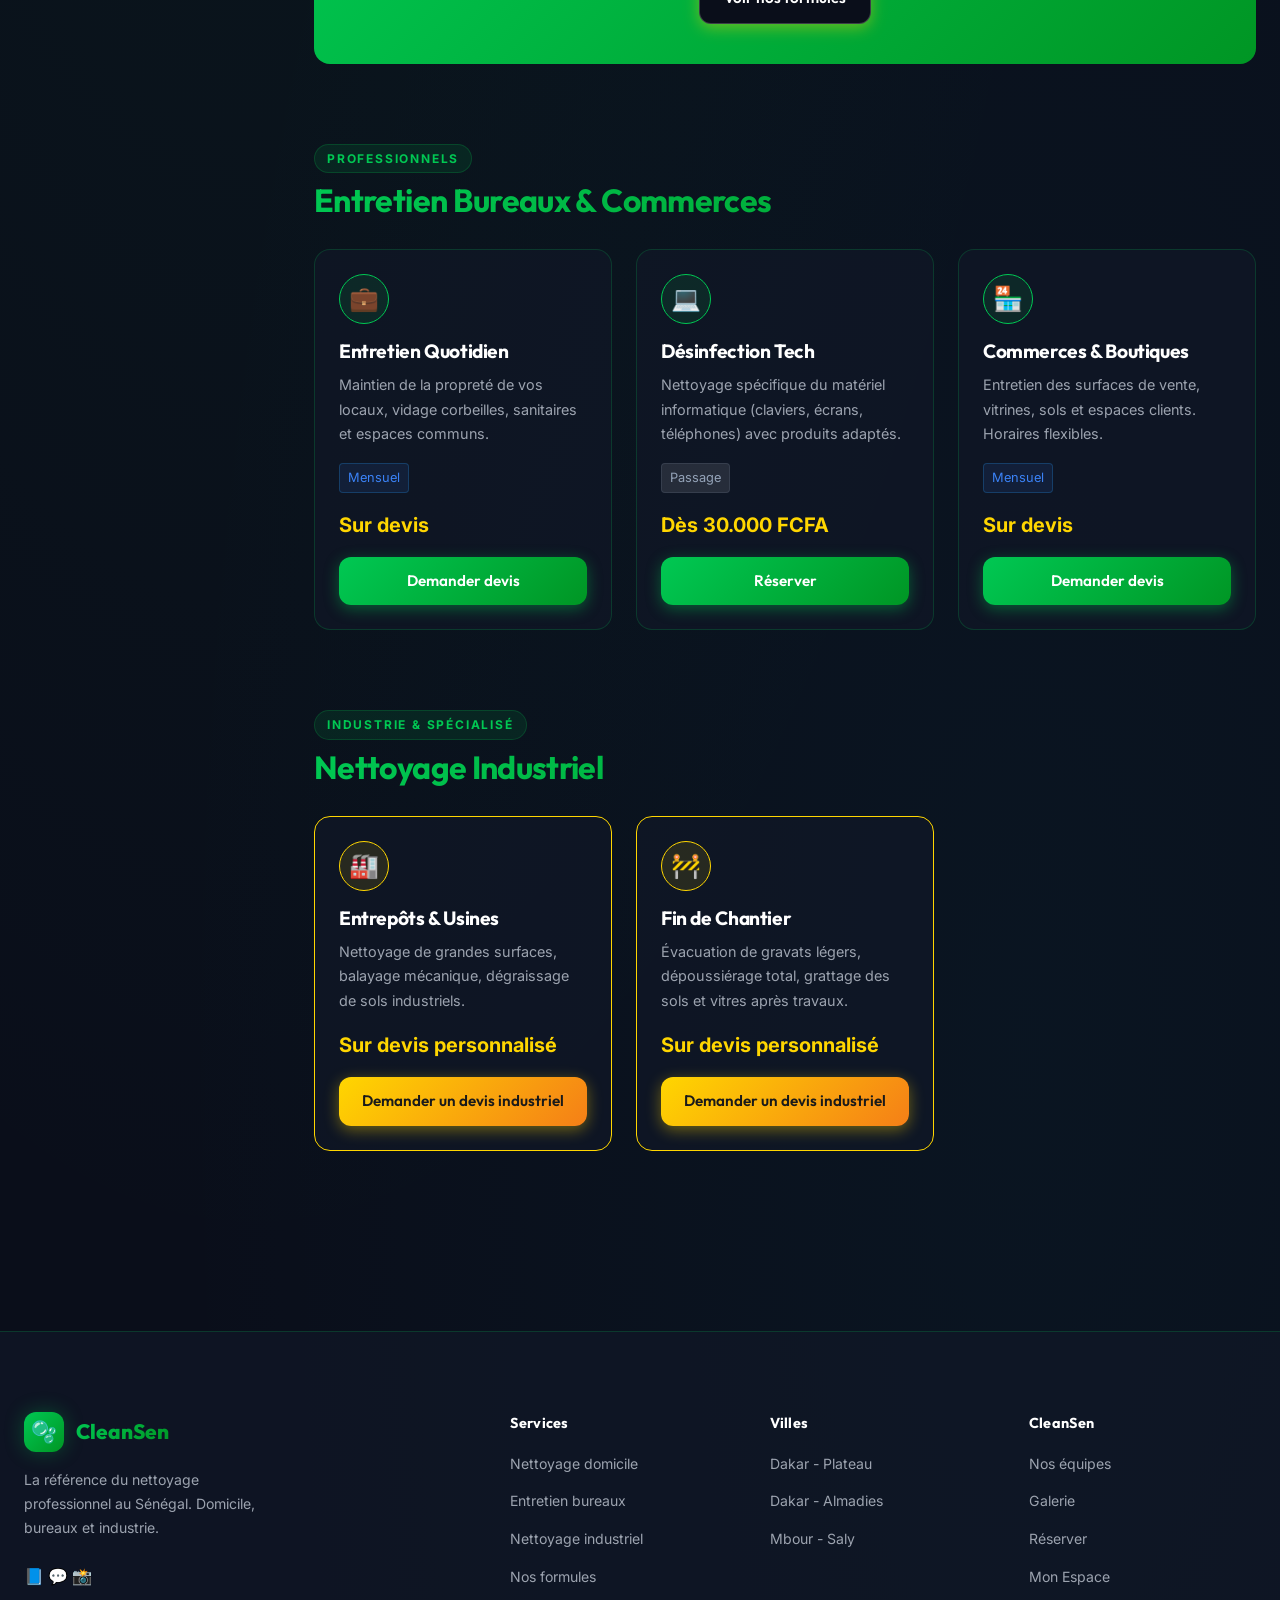
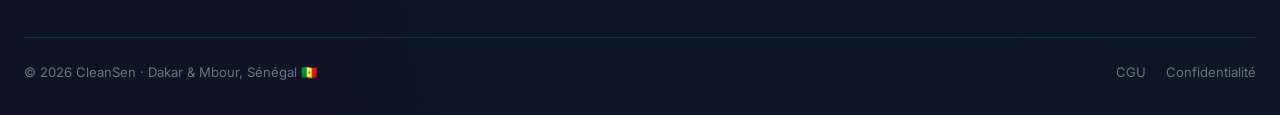
<file: services.html>
<!DOCTYPE html>
<html lang="fr">
<head>
  <meta charset="UTF-8">
  <meta name="viewport" content="width=device-width, initial-scale=1.0">
  <title>Nos Services - CleanSen</title>
  <link rel="stylesheet" href="css/style.css">
  <link rel="stylesheet" href="css/animations.css">
  <link rel="stylesheet" href="css/components.css">
  <style>
    :root {
      --primary: #00C853;
      --accent: #FFD600;
      --bg-dark: #0a0e1a;
      --bg-card: rgba(17,24,39,0.7);
      --bg-surface: rgba(17,24,39,0.9);
      --text-primary: #ffffff;
      --text-secondary: #9ca3af;
      --grad-primary: linear-gradient(135deg, #00C853 0%, #009624 100%);
      --grad-gold: linear-gradient(135deg, #FFD600 0%, #F57F17 100%);
      --shadow-glow: 0 0 20px rgba(0, 200, 83, 0.3);
      --border: rgba(0,200,83,0.2);
    }
    body { background-color: var(--bg-dark); color: var(--text-primary); }
    
    .page-header { background: linear-gradient(135deg, #00391A 0%, #00212A 50%, #0a0e1a 100%); padding: 120px 0 60px; text-align: center; border-bottom: 1px solid var(--border); }
    
    .services-layout { display: flex; gap: 40px; align-items: flex-start; margin-top: 60px; margin-bottom: 100px; }
    .sidebar { width: 250px; position: sticky; top: 100px; background: var(--bg-card); border: 1px solid var(--border); border-radius: 16px; padding: 20px; }
    .sidebar ul { list-style: none; padding: 0; margin: 0; display: flex; flex-direction: column; gap: 10px; }
    .sidebar a { display: block; padding: 12px 16px; color: var(--text-secondary); border-radius: 8px; transition: all 0.3s ease; text-decoration: none; }
    .sidebar a:hover, .sidebar a.active { background: rgba(0,200,83,0.1); color: var(--primary); }
    
    .main-content { flex: 1; }
    .service-section { margin-bottom: 80px; padding-top: 60px; margin-top: -60px; } /* Anchor offset */
    
    .service-grid { display: grid; grid-template-columns: repeat(auto-fill, minmax(280px, 1fr)); gap: 24px; }
    
    .service-card { background: var(--bg-card); border: 1px solid var(--border); border-radius: 16px; padding: 24px; display: flex; flex-direction: column; height: 100%; transition: transform 0.3s ease, box-shadow 0.3s ease; }
    .service-card:hover { transform: translateY(-5px); box-shadow: var(--shadow-glow); }
    
    .icon-circle { width: 50px; height: 50px; border-radius: 50%; background: rgba(0,200,83,0.1); display: flex; align-items: center; justify-content: center; font-size: 1.5rem; margin-bottom: 16px; border: 1px solid var(--primary); }
    
    @media (max-width: 900px) {
      .services-layout { flex-direction: column; margin-top: 30px; gap: 20px; }
      .sidebar { width: 100%; position: static; padding: 12px; margin-bottom: 20px; }
      .sidebar ul { flex-direction: row; overflow-x: auto; white-space: nowrap; gap: 8px; -webkit-overflow-scrolling: touch; }
      .sidebar li { flex-shrink: 0; }
      .page-header { padding: 90px 0 40px; }
      .page-header h1 { font-size: clamp(1.8rem, 6vw, 3rem); }
      .service-grid { grid-template-columns: repeat(auto-fill, minmax(260px, 1fr)); gap: 16px; }
    }
    @media (max-width: 600px) {
      .service-grid { grid-template-columns: 1fr; }
      .service-card { padding: 18px; }
    }
  </style>
</head>
<body>

<!-- Navbar -->
<nav class="navbar" id="navbar">
  <div class="container">
    <div class="navbar-inner">
      <a href="index.html" class="nav-logo">
        <div class="nav-logo-icon">🫧</div>
        <div><div class="nav-logo-text">CleanSen</div><span class="nav-logo-sub">Dakar • Mbour</span></div>
      </a>
      <ul class="nav-links">
        <li><a href="index.html">Accueil</a></li>
        <li><a href="services.html" style="color: var(--primary);">Services</a></li>
        <li><a href="tarifs.html">Tarifs</a></li>
        <li><a href="equipes.html">Équipes</a></li>
        <li><a href="galerie.html">Galerie</a></li>
        <li><a href="reservation.html">Réserver</a></li>
      </ul>
      <div class="nav-actions">
        <a href="reservation.html" class="btn btn-ghost btn-sm">📅 Réservation</a>
        <a href="dashboard-client.html" class="btn btn-primary btn-sm">👤 Mon Espace</a>
      </div>
      <button class="mobile-menu-btn" onclick="toggleMobileMenu()">☰</button>
    </div>
  </div>
</nav>

<!-- Mobile Menu -->
<div id="mobile-menu" style="display:none;position:fixed;top:68px;left:0;right:0;z-index:999;background:var(--bg-card);border-bottom:1px solid var(--border);padding:16px;backdrop-filter:blur(20px);">
  <ul style="list-style:none;display:flex;flex-direction:column;gap:8px;">
    <li><a href="index.html" style="display:block;padding:12px 16px;border-radius:10px;color:var(--text-secondary);">🏠 Accueil</a></li>
    <li><a href="services.html" style="display:block;padding:12px 16px;border-radius:10px;color:var(--primary);">🧹 Services</a></li>
    <li><a href="tarifs.html" style="display:block;padding:12px 16px;border-radius:10px;color:var(--text-secondary);">💰 Tarifs</a></li>
    <li><a href="equipes.html" style="display:block;padding:12px 16px;border-radius:10px;color:var(--text-secondary);">👥 Équipes</a></li>
    <li><a href="reservation.html" class="btn btn-primary" style="width:100%;justify-content:center;margin-top:8px;">📅 Réserver</a></li>
  </ul>
</div>

<!-- Header -->
<header class="page-header">
  <div class="container">
    <div style="color: var(--text-secondary); font-size: 0.9rem; margin-bottom: 16px;">
      <a href="index.html" style="color: var(--text-secondary); text-decoration: none;">Accueil</a> &rsaquo; Nos Services
    </div>
    <h1 style="font-size: 3rem; margin-bottom: 16px;">Nos <span style="background: var(--grad-primary); -webkit-background-clip: text; -webkit-text-fill-color: transparent;">Services de Nettoyage</span></h1>
    <p style="color: var(--text-secondary); max-width: 600px; margin: 0 auto; font-size: 1.1rem;">Découvrez l'ensemble de nos prestations adaptées à vos besoins, réalisées par des agents qualifiés et équipés.</p>
  </div>
</header>

<div class="container services-layout">
  <!-- Sidebar -->
  <aside class="sidebar">
    <h3 style="margin-bottom: 16px; font-size: 1.1rem; padding-left: 16px; color: var(--text-primary);">Univers</h3>
    <ul>
      <li><a href="#domicile" class="active">🏠 Domicile</a></li>
      <li><a href="#bureau">🏢 Bureaux & Commerces</a></li>
      <li><a href="#industrie">🏭 Sites Industriels</a></li>
    </ul>
  </aside>
  
  <!-- Main Content -->
  <main class="main-content">
    
    <!-- Section Domicile -->
    <section id="domicile" class="service-section">
      <div class="section-label" style="color: var(--primary); font-weight: bold; margin-bottom: 8px;">PARTICULIERS</div>
      <h2 style="font-size: 2rem; margin-bottom: 30px; background: var(--grad-primary); -webkit-background-clip: text; -webkit-text-fill-color: transparent;">Nettoyage Domicile</h2>
      
      <div class="service-grid" id="services-domicile-grid">
        <!-- Card 1 -->
        <div class="service-card" style="position: relative;">
          <div class="badge-green" style="position: absolute; top: -10px; right: 20px; font-size: 0.75rem; padding: 4px 10px; border-radius: 20px; background: var(--primary); color: #000; font-weight: bold;">⭐ Populaire</div>
          <div class="icon-circle">🧹</div>
          <h3 style="font-size: 1.2rem; margin-bottom: 10px;">Ménage Classique</h3>
          <p style="color: var(--text-secondary); font-size: 0.9rem; flex: 1; margin-bottom: 16px;">Entretien régulier de votre appartement ou villa. Dépoussiérage, aspiration, lavage des sols.</p>
          <div style="display: flex; gap: 8px; margin-bottom: 16px;">
            <span class="badge-gray" style="background: rgba(255,255,255,0.1); padding: 4px 8px; border-radius: 4px; font-size: 0.8rem;">⏱️ 2h - 4h</span>
          </div>
          <div style="font-size: 1.25rem; font-weight: bold; color: var(--accent); margin-bottom: 16px;">Dès 15.000 FCFA</div>
          <a href="reservation.html" class="btn btn-primary" style="width: 100%; justify-content: center;">Réserver</a>
        </div>

        <!-- Card 2 -->
        <div class="service-card">
          <div class="icon-circle">🧽</div>
          <h3 style="font-size: 1.2rem; margin-bottom: 10px;">Grand Nettoyage</h3>
          <p style="color: var(--text-secondary); font-size: 0.9rem; flex: 1; margin-bottom: 16px;">Nettoyage en profondeur de toutes les pièces, y compris plinthes, portes et intérieurs de placards.</p>
          <div style="display: flex; gap: 8px; margin-bottom: 16px;">
            <span class="badge-gray" style="background: rgba(255,255,255,0.1); padding: 4px 8px; border-radius: 4px; font-size: 0.8rem;">⏱️ Journée</span>
          </div>
          <div style="font-size: 1.25rem; font-weight: bold; color: var(--accent); margin-bottom: 16px;">Dès 40.000 FCFA</div>
          <a href="reservation.html" class="btn btn-primary" style="width: 100%; justify-content: center;">Réserver</a>
        </div>

        <!-- Card 3 -->
        <div class="service-card">
          <div class="icon-circle">👕</div>
          <h3 style="font-size: 1.2rem; margin-bottom: 10px;">Repassage</h3>
          <p style="color: var(--text-secondary); font-size: 0.9rem; flex: 1; margin-bottom: 16px;">Service professionnel de repassage à domicile pour tout type de vêtements et linge de maison.</p>
          <div style="display: flex; gap: 8px; margin-bottom: 16px;">
            <span class="badge-gray" style="background: rgba(255,255,255,0.1); padding: 4px 8px; border-radius: 4px; font-size: 0.8rem;">⏱️ À l'heure</span>
          </div>
          <div style="font-size: 1.25rem; font-weight: bold; color: var(--accent); margin-bottom: 16px;">5.000 FCFA / h</div>
          <a href="reservation.html" class="btn btn-primary" style="width: 100%; justify-content: center;">Réserver</a>
        </div>

        <!-- Card 4 -->
        <div class="service-card">
          <div class="icon-circle">🪟</div>
          <h3 style="font-size: 1.2rem; margin-bottom: 10px;">Vitrerie</h3>
          <p style="color: var(--text-secondary); font-size: 0.9rem; flex: 1; margin-bottom: 16px;">Lavage intérieur et extérieur de vos vitres, baies vitrées et vérandas sans traces.</p>
          <div style="display: flex; gap: 8px; margin-bottom: 16px;">
            <span class="badge-gray" style="background: rgba(255,255,255,0.1); padding: 4px 8px; border-radius: 4px; font-size: 0.8rem;">⏱️ Sur mesure</span>
          </div>
          <div style="font-size: 1.25rem; font-weight: bold; color: var(--accent); margin-bottom: 16px;">Dès 20.000 FCFA</div>
          <a href="reservation.html" class="btn btn-primary" style="width: 100%; justify-content: center;">Réserver</a>
        </div>

        <!-- Card 5 -->
        <div class="service-card">
          <div class="icon-circle">📦</div>
          <h3 style="font-size: 1.2rem; margin-bottom: 10px;">Après Déménagement</h3>
          <p style="color: var(--text-secondary); font-size: 0.9rem; flex: 1; margin-bottom: 16px;">Remise à neuf de votre ancien ou nouveau logement. Prêt pour l'état des lieux.</p>
          <div style="display: flex; gap: 8px; margin-bottom: 16px;">
            <span class="badge-gray" style="background: rgba(255,255,255,0.1); padding: 4px 8px; border-radius: 4px; font-size: 0.8rem;">⏱️ Journée</span>
          </div>
          <div style="font-size: 1.25rem; font-weight: bold; color: var(--accent); margin-bottom: 16px;">Dès 50.000 FCFA</div>
          <a href="reservation.html" class="btn btn-primary" style="width: 100%; justify-content: center;">Réserver</a>
        </div>
        
        <!-- Card 6 -->
        <div class="service-card">
          <div class="icon-circle">🛋️</div>
          <h3 style="font-size: 1.2rem; margin-bottom: 10px;">Nettoyage Canapés</h3>
          <p style="color: var(--text-secondary); font-size: 0.9rem; flex: 1; margin-bottom: 16px;">Shampouinage et traitement anti-taches pour canapés, tapis et moquettes.</p>
          <div style="display: flex; gap: 8px; margin-bottom: 16px;">
            <span class="badge-gray" style="background: rgba(255,255,255,0.1); padding: 4px 8px; border-radius: 4px; font-size: 0.8rem;">⏱️ Sur mesure</span>
          </div>
          <div style="font-size: 1.25rem; font-weight: bold; color: var(--accent); margin-bottom: 16px;">Dès 25.000 FCFA</div>
          <a href="reservation.html" class="btn btn-primary" style="width: 100%; justify-content: center;">Réserver</a>
        </div>
      </div>
    </section>

    <!-- Banner -->
    <div style="background: var(--grad-primary); border-radius: 16px; padding: 40px; text-align: center; margin-bottom: 80px; color: white;">
      <h3 style="font-size: 1.5rem; margin-bottom: 16px; font-weight: bold;">Besoin d'un entretien régulier ?</h3>
      <p style="margin-bottom: 24px; max-width: 500px; margin-left: auto; margin-right: auto;">Optez pour nos formules mensuelles et bénéficiez de tarifs préférentiels pour le nettoyage de votre espace.</p>
      <a href="tarifs.html" class="btn btn-gold" style="background: var(--bg-dark); color: white; border: 1px solid rgba(255,255,255,0.2);">Voir nos formules</a>
    </div>

    <!-- Section Bureaux -->
    <section id="bureau" class="service-section">
      <div class="section-label" style="color: var(--primary); font-weight: bold; margin-bottom: 8px;">PROFESSIONNELS</div>
      <h2 style="font-size: 2rem; margin-bottom: 30px; background: var(--grad-primary); -webkit-background-clip: text; -webkit-text-fill-color: transparent;">Entretien Bureaux & Commerces</h2>
      
      <div class="service-grid">
        <!-- Card 1 -->
        <div class="service-card">
          <div class="icon-circle">💼</div>
          <h3 style="font-size: 1.2rem; margin-bottom: 10px;">Entretien Quotidien</h3>
          <p style="color: var(--text-secondary); font-size: 0.9rem; flex: 1; margin-bottom: 16px;">Maintien de la propreté de vos locaux, vidage corbeilles, sanitaires et espaces communs.</p>
          <div style="display: flex; gap: 8px; margin-bottom: 16px;">
            <span class="badge-blue" style="background: rgba(59,130,246,0.1); color: #3b82f6; padding: 4px 8px; border-radius: 4px; font-size: 0.8rem;">Mensuel</span>
          </div>
          <div style="font-size: 1.25rem; font-weight: bold; color: var(--accent); margin-bottom: 16px;">Sur devis</div>
          <a href="reservation.html" class="btn btn-primary" style="width: 100%; justify-content: center;">Demander devis</a>
        </div>

        <!-- Card 2 -->
        <div class="service-card">
          <div class="icon-circle">💻</div>
          <h3 style="font-size: 1.2rem; margin-bottom: 10px;">Désinfection Tech</h3>
          <p style="color: var(--text-secondary); font-size: 0.9rem; flex: 1; margin-bottom: 16px;">Nettoyage spécifique du matériel informatique (claviers, écrans, téléphones) avec produits adaptés.</p>
          <div style="display: flex; gap: 8px; margin-bottom: 16px;">
            <span class="badge-gray" style="background: rgba(255,255,255,0.1); padding: 4px 8px; border-radius: 4px; font-size: 0.8rem;">Passage</span>
          </div>
          <div style="font-size: 1.25rem; font-weight: bold; color: var(--accent); margin-bottom: 16px;">Dès 30.000 FCFA</div>
          <a href="reservation.html" class="btn btn-primary" style="width: 100%; justify-content: center;">Réserver</a>
        </div>

        <!-- Card 3 -->
        <div class="service-card">
          <div class="icon-circle">🏪</div>
          <h3 style="font-size: 1.2rem; margin-bottom: 10px;">Commerces & Boutiques</h3>
          <p style="color: var(--text-secondary); font-size: 0.9rem; flex: 1; margin-bottom: 16px;">Entretien des surfaces de vente, vitrines, sols et espaces clients. Horaires flexibles.</p>
          <div style="display: flex; gap: 8px; margin-bottom: 16px;">
            <span class="badge-blue" style="background: rgba(59,130,246,0.1); color: #3b82f6; padding: 4px 8px; border-radius: 4px; font-size: 0.8rem;">Mensuel</span>
          </div>
          <div style="font-size: 1.25rem; font-weight: bold; color: var(--accent); margin-bottom: 16px;">Sur devis</div>
          <a href="reservation.html" class="btn btn-primary" style="width: 100%; justify-content: center;">Demander devis</a>
        </div>
      </div>
    </section>

    <!-- Section Industrie -->
    <section id="industrie" class="service-section">
      <div class="section-label" style="color: var(--primary); font-weight: bold; margin-bottom: 8px;">INDUSTRIE & SPÉCIALISÉ</div>
      <h2 style="font-size: 2rem; margin-bottom: 30px; background: var(--grad-primary); -webkit-background-clip: text; -webkit-text-fill-color: transparent;">Nettoyage Industriel</h2>
      
      <div class="service-grid">
        <!-- Card 1 -->
        <div class="service-card" style="border-color: var(--accent);">
          <div class="icon-circle" style="background: rgba(255,214,0,0.1); border-color: var(--accent);">🏭</div>
          <h3 style="font-size: 1.2rem; margin-bottom: 10px;">Entrepôts & Usines</h3>
          <p style="color: var(--text-secondary); font-size: 0.9rem; flex: 1; margin-bottom: 16px;">Nettoyage de grandes surfaces, balayage mécanique, dégraissage de sols industriels.</p>
          <div style="font-size: 1.25rem; font-weight: bold; color: var(--accent); margin-bottom: 16px;">Sur devis personnalisé</div>
          <a href="reservation.html" class="btn btn-gold" style="width: 100%; justify-content: center;">Demander un devis industriel</a>
        </div>

        <!-- Card 2 -->
        <div class="service-card" style="border-color: var(--accent);">
          <div class="icon-circle" style="background: rgba(255,214,0,0.1); border-color: var(--accent);">🚧</div>
          <h3 style="font-size: 1.2rem; margin-bottom: 10px;">Fin de Chantier</h3>
          <p style="color: var(--text-secondary); font-size: 0.9rem; flex: 1; margin-bottom: 16px;">Évacuation de gravats légers, dépoussiérage total, grattage des sols et vitres après travaux.</p>
          <div style="font-size: 1.25rem; font-weight: bold; color: var(--accent); margin-bottom: 16px;">Sur devis personnalisé</div>
          <a href="reservation.html" class="btn btn-gold" style="width: 100%; justify-content: center;">Demander un devis industriel</a>
        </div>
      </div>
    </section>

  </main>
</div>

<!-- Footer -->
<footer class="footer">
  <div class="container">
    <div class="footer-grid">
      <div>
        <a href="index.html" class="nav-logo" style="margin-bottom:16px;">
          <div class="nav-logo-icon">🫧</div>
          <div><div class="nav-logo-text">CleanSen</div></div>
        </a>
        <p style="font-size:0.88rem;max-width:260px;margin:16px 0 24px;">La référence du nettoyage professionnel au Sénégal. Domicile, bureaux et industrie.</p>
        <div class="footer-social">
          <a href="#" class="footer-social-link">📘</a>
          <a href="#" class="footer-social-link">💬</a>
          <a href="#" class="footer-social-link">📸</a>
        </div>
      </div>
      <div>
        <div class="footer-title">Services</div>
        <ul class="footer-links">
          <li><a href="services.html#domicile">Nettoyage domicile</a></li>
          <li><a href="services.html#bureau">Entretien bureaux</a></li>
          <li><a href="services.html#industrie">Nettoyage industriel</a></li>
          <li><a href="tarifs.html">Nos formules</a></li>
        </ul>
      </div>
      <div>
        <div class="footer-title">Villes</div>
        <ul class="footer-links">
          <li><a href="#">Dakar - Plateau</a></li>
          <li><a href="#">Dakar - Almadies</a></li>
          <li><a href="#">Mbour - Saly</a></li>
        </ul>
      </div>
      <div>
        <div class="footer-title">CleanSen</div>
        <ul class="footer-links">
          <li><a href="equipes.html">Nos équipes</a></li>
          <li><a href="galerie.html">Galerie</a></li>
          <li><a href="reservation.html">Réserver</a></li>
          <li><a href="dashboard-client.html">Mon Espace</a></li>
        </ul>
      </div>
    </div>
    <div class="footer-bottom">
      <div>© 2026 CleanSen · Dakar & Mbour, Sénégal 🇸🇳</div>
      <div style="display:flex;gap:20px;"><a href="#" style="color:var(--text-muted);">CGU</a><a href="#" style="color:var(--text-muted);">Confidentialité</a></div>
    </div>
  </div>
</footer>

<script src="js/app.js"></script>
<script>
  function toggleMobileMenu() {
    const menu = document.getElementById('mobile-menu');
    menu.style.display = menu.style.display === 'none' ? 'block' : 'none';
  }

  // Smooth scroll and active state for sidebar
  document.querySelectorAll('.sidebar a').forEach(anchor => {
    anchor.addEventListener('click', function(e) {
      document.querySelectorAll('.sidebar a').forEach(a => a.classList.remove('active'));
      this.classList.add('active');
    });
  });
</script>
</body>
</html>
</file>
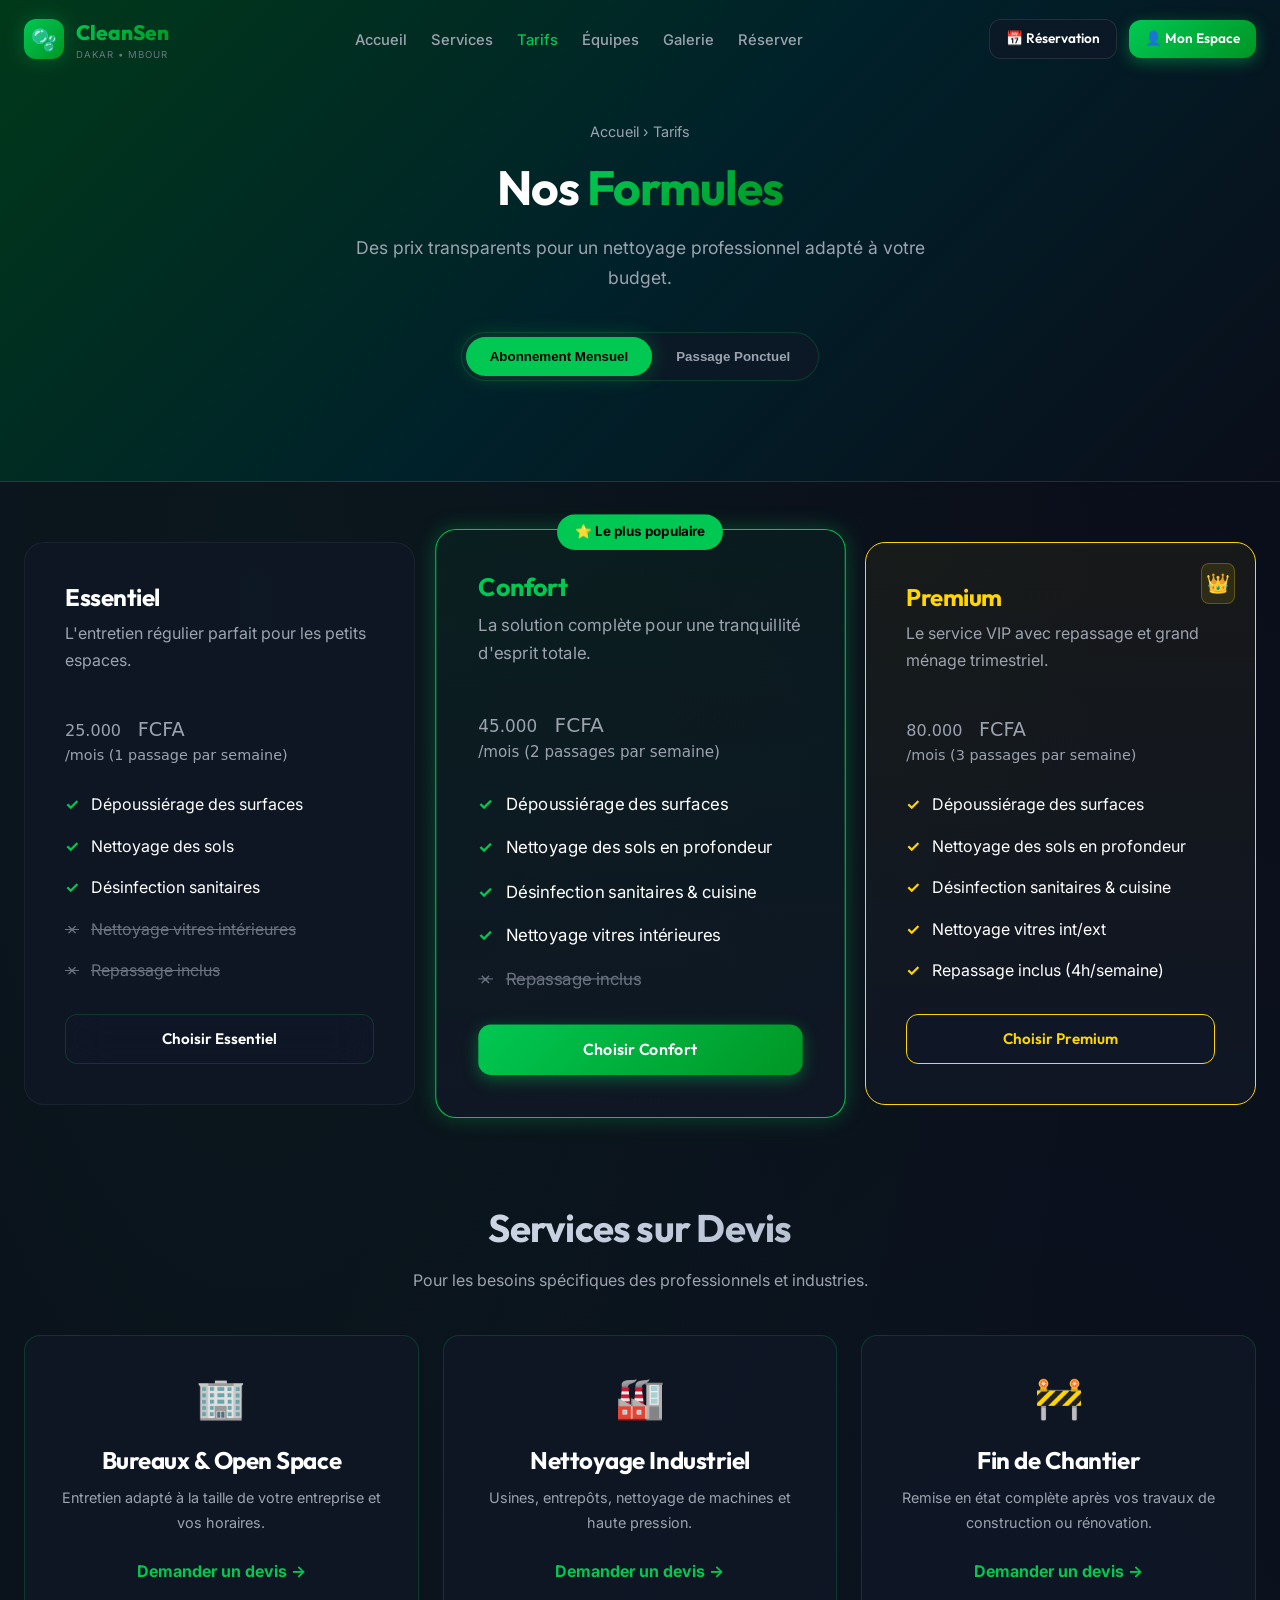
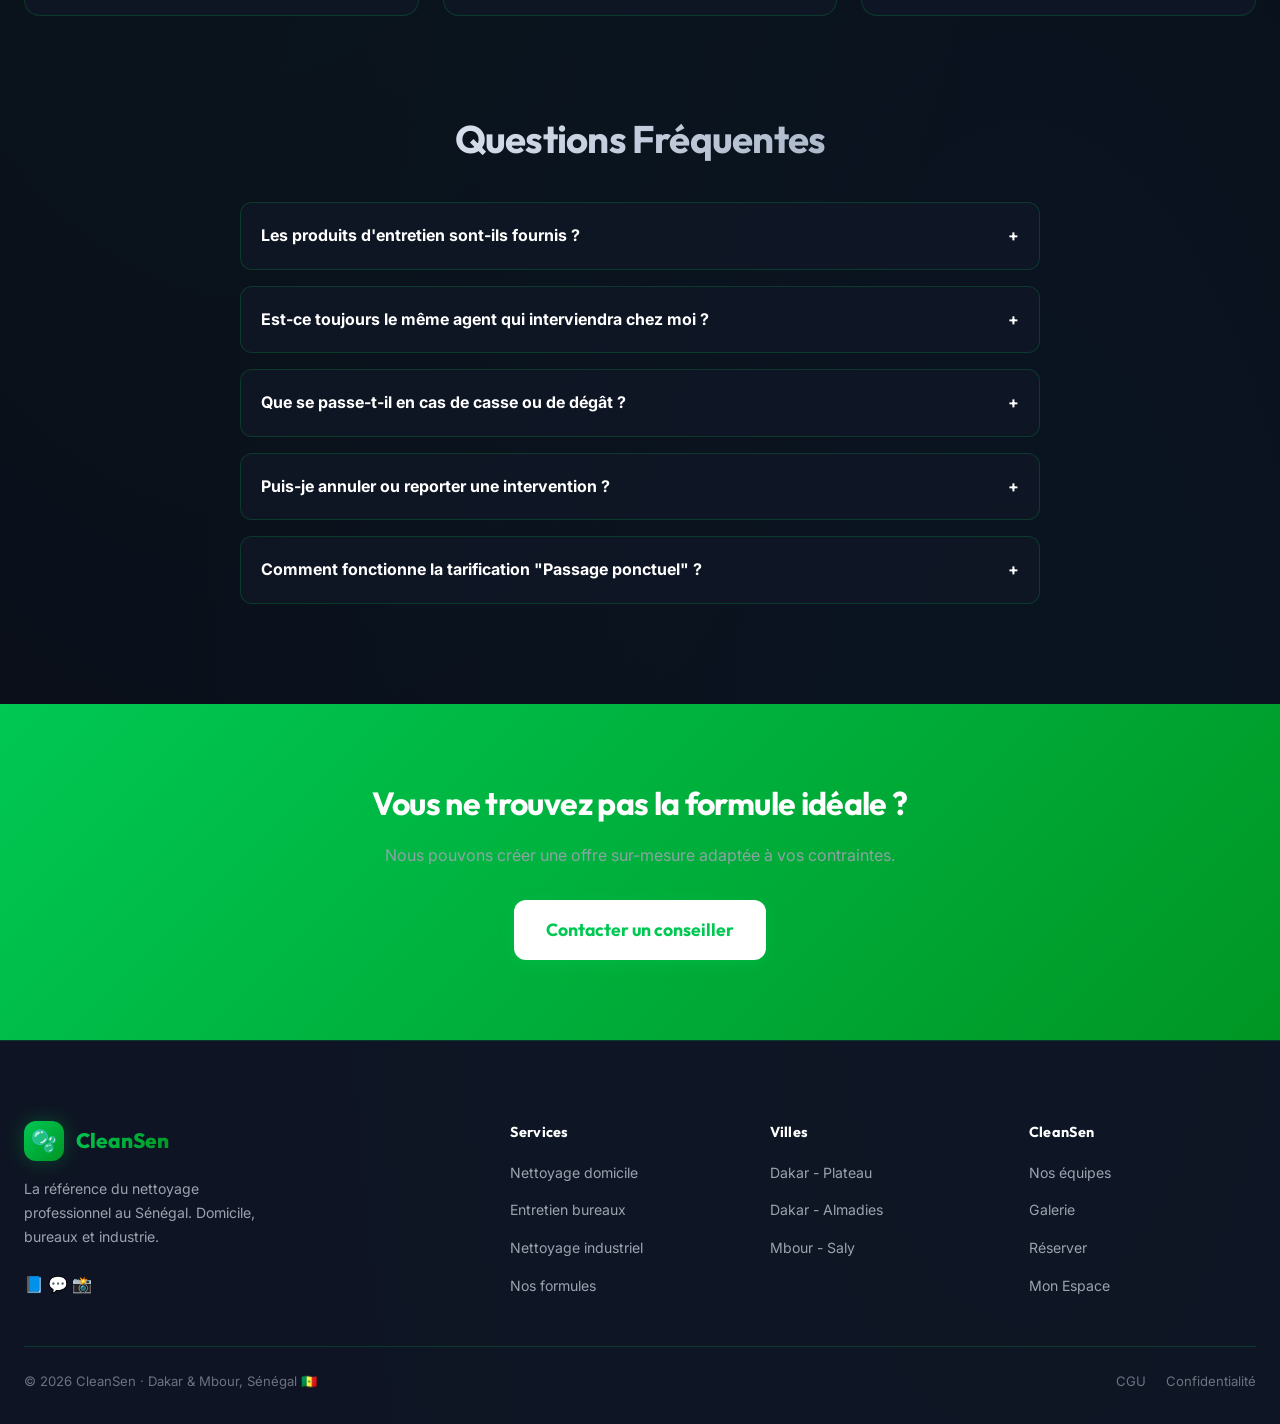
<file: tarifs.html>
<!DOCTYPE html>
<html lang="fr">
<head>
  <meta charset="UTF-8">
  <meta name="viewport" content="width=device-width, initial-scale=1.0">
  <title>Tarifs & Formules - CleanSen</title>
  <link rel="stylesheet" href="css/style.css">
  <link rel="stylesheet" href="css/animations.css">
  <link rel="stylesheet" href="css/components.css">
  <style>
    :root {
      --primary: #00C853;
      --accent: #FFD600;
      --bg-dark: #0a0e1a;
      --bg-card: rgba(17,24,39,0.7);
      --bg-surface: rgba(17,24,39,0.9);
      --text-primary: #ffffff;
      --text-secondary: #9ca3af;
      --text-muted: #6b7280;
      --grad-primary: linear-gradient(135deg, #00C853 0%, #009624 100%);
      --grad-gold: linear-gradient(135deg, #FFD600 0%, #F57F17 100%);
      --shadow-glow: 0 0 20px rgba(0, 200, 83, 0.3);
      --border: rgba(0,200,83,0.2);
    }
    body { background-color: var(--bg-dark); color: var(--text-primary); }
    
    .page-header { background: linear-gradient(135deg, #00391A 0%, #00212A 50%, #0a0e1a 100%); padding: 120px 0 60px; text-align: center; border-bottom: 1px solid var(--border); }
    
    .pricing-toggle { display: inline-flex; background: var(--bg-card); padding: 4px; border-radius: 50px; border: 1px solid var(--border); margin: 40px auto; }
    .pricing-toggle button { background: transparent; border: none; color: var(--text-secondary); padding: 12px 24px; border-radius: 50px; cursor: pointer; font-weight: bold; transition: all 0.3s ease; outline: none; }
    .pricing-toggle button.active { background: var(--primary); color: #000; box-shadow: var(--shadow-glow); }
    
    .pricing-grid { display: grid; grid-template-columns: repeat(auto-fit, minmax(320px, 1fr)); gap: 30px; margin-bottom: 100px; align-items: center; }
    
    .pricing-card { background: var(--bg-card); border: 1px solid rgba(255,255,255,0.05); border-radius: 20px; padding: 40px; position: relative; transition: transform 0.3s ease; }
    .pricing-card:hover { transform: translateY(-10px); }
    
    .pricing-card.featured { border-color: var(--primary); box-shadow: var(--shadow-glow); background: linear-gradient(180deg, rgba(0,200,83,0.05) 0%, var(--bg-card) 100%); transform: scale(1.05); }
    .pricing-card.featured:hover { transform: scale(1.05) translateY(-10px); }
    
    .pricing-card.premium { border-color: var(--accent); background: linear-gradient(180deg, rgba(255,214,0,0.05) 0%, var(--bg-card) 100%); }
    
    .price-display { font-size: 3rem; font-weight: 800; font-family: system-ui, sans-serif; line-height: 1; margin: 20px 0; }
    .price-display span { font-size: 1rem; color: var(--text-secondary); font-weight: normal; }
    
    .feature-list { list-style: none; padding: 0; margin: 30px 0; display: flex; flex-direction: column; gap: 16px; }
    .feature-list li { display: flex; align-items: center; gap: 12px; }
    .feature-list li.disabled { color: var(--text-muted); text-decoration: line-through; }
    .feature-list li .icon-check { color: var(--primary); font-weight: bold; }
    .feature-list li .icon-cross { color: var(--text-muted); }
    
    .faq-item { background: var(--bg-card); border: 1px solid var(--border); border-radius: 12px; margin-bottom: 16px; overflow: hidden; }
    .faq-header { padding: 20px; cursor: pointer; display: flex; justify-content: space-between; align-items: center; font-weight: bold; }
    .faq-body { padding: 0 20px 20px; color: var(--text-secondary); display: none; }
    .faq-item.active .faq-body { display: block; }
    .faq-item.active .faq-header { color: var(--primary); }
    
    @media (max-width: 992px) {
      .pricing-grid { grid-template-columns: 1fr; gap: 20px; }
      .pricing-card.featured { transform: scale(1); }
      .pricing-card.featured:hover { transform: translateY(-5px); }
      .page-header { padding: 90px 0 40px; }
      .page-header h1 { font-size: clamp(1.8rem, 6vw, 3rem); }
      .pricing-toggle button { padding: 10px 16px; font-size: 0.88rem; }
    }
    @media (max-width: 600px) {
      .pricing-card { padding: 24px 20px; }
      .price-display { font-size: 2.2rem; }
    }
  </style>
</head>
<body>

<!-- Navbar -->
<nav class="navbar" id="navbar">
  <div class="container">
    <div class="navbar-inner">
      <a href="index.html" class="nav-logo">
        <div class="nav-logo-icon">🫧</div>
        <div><div class="nav-logo-text">CleanSen</div><span class="nav-logo-sub">Dakar • Mbour</span></div>
      </a>
      <ul class="nav-links">
        <li><a href="index.html">Accueil</a></li>
        <li><a href="services.html">Services</a></li>
        <li><a href="tarifs.html" style="color: var(--primary);">Tarifs</a></li>
        <li><a href="equipes.html">Équipes</a></li>
        <li><a href="galerie.html">Galerie</a></li>
        <li><a href="reservation.html">Réserver</a></li>
      </ul>
      <div class="nav-actions">
        <a href="reservation.html" class="btn btn-ghost btn-sm">📅 Réservation</a>
        <a href="dashboard-client.html" class="btn btn-primary btn-sm">👤 Mon Espace</a>
      </div>
      <button class="mobile-menu-btn" onclick="toggleMobileMenu()">☰</button>
    </div>
  </div>
</nav>

<!-- Mobile Menu -->
<div id="mobile-menu" style="display:none;position:fixed;top:68px;left:0;right:0;z-index:999;background:var(--bg-card);border-bottom:1px solid var(--border);padding:16px;backdrop-filter:blur(20px);">
  <ul style="list-style:none;display:flex;flex-direction:column;gap:8px;">
    <li><a href="index.html" style="display:block;padding:12px 16px;border-radius:10px;color:var(--text-secondary);">🏠 Accueil</a></li>
    <li><a href="services.html" style="display:block;padding:12px 16px;border-radius:10px;color:var(--text-secondary);">🧹 Services</a></li>
    <li><a href="tarifs.html" style="display:block;padding:12px 16px;border-radius:10px;color:var(--primary);">💰 Tarifs</a></li>
    <li><a href="equipes.html" style="display:block;padding:12px 16px;border-radius:10px;color:var(--text-secondary);">👥 Équipes</a></li>
    <li><a href="reservation.html" class="btn btn-primary" style="width:100%;justify-content:center;margin-top:8px;">📅 Réserver</a></li>
  </ul>
</div>

<!-- Header -->
<header class="page-header">
  <div class="container">
    <div style="color: var(--text-secondary); font-size: 0.9rem; margin-bottom: 16px;">
      <a href="index.html" style="color: var(--text-secondary); text-decoration: none;">Accueil</a> &rsaquo; Tarifs
    </div>
    <h1 style="font-size: 3rem; margin-bottom: 16px;">Nos <span style="background: var(--grad-primary); -webkit-background-clip: text; -webkit-text-fill-color: transparent;">Formules</span></h1>
    <p style="color: var(--text-secondary); max-width: 600px; margin: 0 auto; font-size: 1.1rem;">Des prix transparents pour un nettoyage professionnel adapté à votre budget.</p>
    
    <div class="pricing-toggle">
      <button class="active" id="btn-mensuel" onclick="togglePricing('mensuel')">Abonnement Mensuel</button>
      <button id="btn-ponctuel" onclick="togglePricing('ponctuel')">Passage Ponctuel</button>
    </div>
  </div>
</header>

<div class="container" style="padding-top: 60px;">
  
  <!-- Pricing Grid -->
  <div class="pricing-grid">
    
    <!-- Essentiel -->
    <div class="pricing-card">
      <h3 style="font-size: 1.5rem; margin-bottom: 8px;">Essentiel</h3>
      <p style="color: var(--text-secondary);">L'entretien régulier parfait pour les petits espaces.</p>
      
      <div class="price-display" style="color: var(--text-primary);">
        <span class="price-val" data-mensuel="25.000" data-ponctuel="32.500">25.000</span> <span style="font-size: 1.2rem;">FCFA</span>
        <div style="font-size: 0.9rem; color: var(--text-secondary); margin-top: 5px; font-weight: normal;" class="price-label">/mois (1 passage par semaine)</div>
      </div>
      
      <ul class="feature-list">
        <li><span class="icon-check">✓</span> Dépoussiérage des surfaces</li>
        <li><span class="icon-check">✓</span> Nettoyage des sols</li>
        <li><span class="icon-check">✓</span> Désinfection sanitaires</li>
        <li class="disabled"><span class="icon-cross">✗</span> Nettoyage vitres intérieures</li>
        <li class="disabled"><span class="icon-cross">✗</span> Repassage inclus</li>
      </ul>
      
      <a href="reservation.html?formule=essentiel" class="btn btn-ghost" style="width: 100%; justify-content: center; border: 1px solid var(--border);">Choisir Essentiel</a>
    </div>
    
    <!-- Confort (Featured) -->
    <div class="pricing-card featured">
      <div class="badge-green" style="position: absolute; top: -15px; left: 50%; transform: translateX(-50%); font-size: 0.8rem; padding: 6px 16px; border-radius: 20px; background: var(--primary); color: #000; font-weight: bold; white-space: nowrap;">⭐ Le plus populaire</div>
      
      <h3 style="font-size: 1.5rem; margin-bottom: 8px; color: var(--primary);">Confort</h3>
      <p style="color: var(--text-secondary);">La solution complète pour une tranquillité d'esprit totale.</p>
      
      <div class="price-display" style="color: var(--primary);">
        <span class="price-val" data-mensuel="45.000" data-ponctuel="58.500">45.000</span> <span style="font-size: 1.2rem;">FCFA</span>
        <div style="font-size: 0.9rem; color: var(--text-secondary); margin-top: 5px; font-weight: normal;" class="price-label">/mois (2 passages par semaine)</div>
      </div>
      
      <ul class="feature-list">
        <li><span class="icon-check">✓</span> Dépoussiérage des surfaces</li>
        <li><span class="icon-check">✓</span> Nettoyage des sols en profondeur</li>
        <li><span class="icon-check">✓</span> Désinfection sanitaires & cuisine</li>
        <li><span class="icon-check">✓</span> Nettoyage vitres intérieures</li>
        <li class="disabled"><span class="icon-cross">✗</span> Repassage inclus</li>
      </ul>
      
      <a href="reservation.html?formule=confort" class="btn btn-primary" style="width: 100%; justify-content: center;">Choisir Confort</a>
    </div>
    
    <!-- Premium -->
    <div class="pricing-card premium">
      <div class="badge-gold" style="position: absolute; top: 20px; right: 20px; font-size: 1.2rem; padding: 4px; border-radius: 8px; background: rgba(255,214,0,0.1); color: var(--accent);">👑</div>
      <h3 style="font-size: 1.5rem; margin-bottom: 8px; color: var(--accent);">Premium</h3>
      <p style="color: var(--text-secondary);">Le service VIP avec repassage et grand ménage trimestriel.</p>
      
      <div class="price-display" style="color: var(--accent);">
        <span class="price-val" data-mensuel="80.000" data-ponctuel="104.000">80.000</span> <span style="font-size: 1.2rem;">FCFA</span>
        <div style="font-size: 0.9rem; color: var(--text-secondary); margin-top: 5px; font-weight: normal;" class="price-label">/mois (3 passages par semaine)</div>
      </div>
      
      <ul class="feature-list">
        <li><span class="icon-check" style="color: var(--accent);">✓</span> Dépoussiérage des surfaces</li>
        <li><span class="icon-check" style="color: var(--accent);">✓</span> Nettoyage des sols en profondeur</li>
        <li><span class="icon-check" style="color: var(--accent);">✓</span> Désinfection sanitaires & cuisine</li>
        <li><span class="icon-check" style="color: var(--accent);">✓</span> Nettoyage vitres int/ext</li>
        <li><span class="icon-check" style="color: var(--accent);">✓</span> Repassage inclus (4h/semaine)</li>
      </ul>
      
      <a href="reservation.html?formule=premium" class="btn btn-ghost" style="width: 100%; justify-content: center; border: 1px solid var(--accent); color: var(--accent);">Choisir Premium</a>
    </div>
    
  </div>

  <!-- Devis Industrie -->
  <section style="margin-bottom: 100px;">
    <div style="text-align: center; margin-bottom: 40px;">
      <h2 class="section-title">Services sur Devis</h2>
      <p style="color: var(--text-secondary);">Pour les besoins spécifiques des professionnels et industries.</p>
    </div>
    
    <div style="display: grid; grid-template-columns: repeat(auto-fit, minmax(280px, 1fr)); gap: 24px;">
      <div class="card" style="background: var(--bg-card); border-radius: 16px; border: 1px solid var(--border); padding: 30px; text-align: center;">
        <div style="font-size: 2.5rem; margin-bottom: 16px;">🏢</div>
        <h3 style="margin-bottom: 12px;">Bureaux & Open Space</h3>
        <p style="color: var(--text-secondary); margin-bottom: 24px; font-size: 0.9rem;">Entretien adapté à la taille de votre entreprise et vos horaires.</p>
        <a href="reservation.html" style="color: var(--primary); font-weight: bold; text-decoration: none;">Demander un devis →</a>
      </div>
      
      <div class="card" style="background: var(--bg-card); border-radius: 16px; border: 1px solid var(--border); padding: 30px; text-align: center;">
        <div style="font-size: 2.5rem; margin-bottom: 16px;">🏭</div>
        <h3 style="margin-bottom: 12px;">Nettoyage Industriel</h3>
        <p style="color: var(--text-secondary); margin-bottom: 24px; font-size: 0.9rem;">Usines, entrepôts, nettoyage de machines et haute pression.</p>
        <a href="reservation.html" style="color: var(--primary); font-weight: bold; text-decoration: none;">Demander un devis →</a>
      </div>
      
      <div class="card" style="background: var(--bg-card); border-radius: 16px; border: 1px solid var(--border); padding: 30px; text-align: center;">
        <div style="font-size: 2.5rem; margin-bottom: 16px;">🚧</div>
        <h3 style="margin-bottom: 12px;">Fin de Chantier</h3>
        <p style="color: var(--text-secondary); margin-bottom: 24px; font-size: 0.9rem;">Remise en état complète après vos travaux de construction ou rénovation.</p>
        <a href="reservation.html" style="color: var(--primary); font-weight: bold; text-decoration: none;">Demander un devis →</a>
      </div>
    </div>
  </section>

  <!-- FAQ -->
  <section style="margin-bottom: 100px; max-width: 800px; margin-left: auto; margin-right: auto;">
    <div style="text-align: center; margin-bottom: 40px;">
      <h2 class="section-title">Questions Fréquentes</h2>
    </div>
    
    <div class="faq-container">
      <div class="faq-item">
        <div class="faq-header" onclick="toggleFaq(this)">
          Les produits d'entretien sont-ils fournis ?
          <span>+</span>
        </div>
        <div class="faq-body">
          Oui, nos équipes se déplacent avec tout le matériel et les produits professionnels nécessaires pour réaliser la prestation, sauf demande contraire de votre part.
        </div>
      </div>
      
      <div class="faq-item">
        <div class="faq-header" onclick="toggleFaq(this)">
          Est-ce toujours le même agent qui interviendra chez moi ?
          <span>+</span>
        </div>
        <div class="faq-body">
          Pour les formules mensuelles (Essentiel, Confort, Premium), nous nous efforçons de vous assigner un agent dédié afin de garantir une relation de confiance et une meilleure efficacité.
        </div>
      </div>
      
      <div class="faq-item">
        <div class="faq-header" onclick="toggleFaq(this)">
          Que se passe-t-il en cas de casse ou de dégât ?
          <span>+</span>
        </div>
        <div class="faq-body">
          Tous nos agents sont formés et couverts par une assurance responsabilité civile professionnelle. En cas d'incident, CleanSen prend en charge les dédommagements.
        </div>
      </div>
      
      <div class="faq-item">
        <div class="faq-header" onclick="toggleFaq(this)">
          Puis-je annuler ou reporter une intervention ?
          <span>+</span>
        </div>
        <div class="faq-body">
          Oui, vous pouvez reporter ou annuler une prestation sans frais jusqu'à 24h avant le rendez-vous prévu, directement depuis votre Espace Client.
        </div>
      </div>
      
      <div class="faq-item">
        <div class="faq-header" onclick="toggleFaq(this)">
          Comment fonctionne la tarification "Passage ponctuel" ?
          <span>+</span>
        </div>
        <div class="faq-body">
          Le passage ponctuel est une prestation unique. Son tarif est calculé sur une base légèrement majorée par rapport au tarif abonné pour couvrir les frais de logistique exceptionnels.
        </div>
      </div>
    </div>
  </section>

</div>

<!-- Bottom CTA -->
<section style="padding: 80px 0; background: var(--grad-primary); text-align: center; color: white;">
  <div class="container">
    <h2 style="font-size: 2rem; margin-bottom: 20px;">Vous ne trouvez pas la formule idéale ?</h2>
    <p style="margin-bottom: 30px; opacity: 0.9;">Nous pouvons créer une offre sur-mesure adaptée à vos contraintes.</p>
    <a href="reservation.html" class="btn btn-primary" style="background: white; color: var(--primary); font-weight: bold; padding: 16px 32px; font-size: 1.1rem;">Contacter un conseiller</a>
  </div>
</section>

<!-- Footer -->
<footer class="footer">
  <div class="container">
    <div class="footer-grid">
      <div>
        <a href="index.html" class="nav-logo" style="margin-bottom:16px;">
          <div class="nav-logo-icon">🫧</div>
          <div><div class="nav-logo-text">CleanSen</div></div>
        </a>
        <p style="font-size:0.88rem;max-width:260px;margin:16px 0 24px;">La référence du nettoyage professionnel au Sénégal. Domicile, bureaux et industrie.</p>
        <div class="footer-social">
          <a href="#" class="footer-social-link">📘</a>
          <a href="#" class="footer-social-link">💬</a>
          <a href="#" class="footer-social-link">📸</a>
        </div>
      </div>
      <div>
        <div class="footer-title">Services</div>
        <ul class="footer-links">
          <li><a href="services.html#domicile">Nettoyage domicile</a></li>
          <li><a href="services.html#bureau">Entretien bureaux</a></li>
          <li><a href="services.html#industrie">Nettoyage industriel</a></li>
          <li><a href="tarifs.html">Nos formules</a></li>
        </ul>
      </div>
      <div>
        <div class="footer-title">Villes</div>
        <ul class="footer-links">
          <li><a href="#">Dakar - Plateau</a></li>
          <li><a href="#">Dakar - Almadies</a></li>
          <li><a href="#">Mbour - Saly</a></li>
        </ul>
      </div>
      <div>
        <div class="footer-title">CleanSen</div>
        <ul class="footer-links">
          <li><a href="equipes.html">Nos équipes</a></li>
          <li><a href="galerie.html">Galerie</a></li>
          <li><a href="reservation.html">Réserver</a></li>
          <li><a href="dashboard-client.html">Mon Espace</a></li>
        </ul>
      </div>
    </div>
    <div class="footer-bottom">
      <div>© 2026 CleanSen · Dakar & Mbour, Sénégal 🇸🇳</div>
      <div style="display:flex;gap:20px;"><a href="#" style="color:var(--text-muted);">CGU</a><a href="#" style="color:var(--text-muted);">Confidentialité</a></div>
    </div>
  </div>
</footer>

<script src="js/app.js"></script>
<script>
  function toggleMobileMenu() {
    const menu = document.getElementById('mobile-menu');
    menu.style.display = menu.style.display === 'none' ? 'block' : 'none';
  }

  function toggleFaq(element) {
    const item = element.parentElement;
    item.classList.toggle('active');
    const span = element.querySelector('span');
    if (item.classList.contains('active')) {
      span.textContent = '-';
    } else {
      span.textContent = '+';
    }
  }

  function togglePricing(mode) {
    document.getElementById('btn-mensuel').classList.remove('active');
    document.getElementById('btn-ponctuel').classList.remove('active');
    document.getElementById('btn-' + mode).classList.add('active');
    
    document.querySelectorAll('.price-val').forEach(el => {
      el.textContent = el.getAttribute('data-' + mode);
    });
    
    document.querySelectorAll('.price-label').forEach(el => {
      if (mode === 'mensuel') {
        el.style.display = 'block';
      } else {
        el.style.display = 'none';
      }
    });
  }
</script>
</body>
</html>
</file>
<file: css/style.css>
/* ============================================
   SenArtisan — Design System Global
   Palette inspirée du Sénégal : Vert, Or, Blanc
   ============================================ */

@import url('https://fonts.googleapis.com/css2?family=Outfit:wght@300;400;500;600;700;800;900&family=Inter:wght@300;400;500;600;700&display=swap');

/* ─── VARIABLES ─── */
:root {
  /* Couleurs primaires */
  --green-50:  #f0fdf4;
  --green-100: #dcfce7;
  --green-200: #bbf7d0;
  --green-400: #4ade80;
  --green-500: #22c55e;
  --green-600: #16a34a;
  --green-700: #15803d;
  --green-800: #166534;
  --green-900: #14532d;

  /* Couleurs accent (or chaud) */
  --gold-100: #fef9c3;
  --gold-200: #fef08a;
  --gold-400: #facc15;
  --gold-500: #eab308;
  --gold-600: #ca8a04;
  --gold-700: #a16207;

  /* Couleurs sémantiques */
  --primary:       #00C853;
  --primary-dark:  #009624;
  --primary-light: #5efc82;
  --accent:        #FFD600;
  --accent-dark:   #c7a500;
  --danger:        #ff4757;
  --warning:       #ffa502;
  --info:          #2196F3;
  --success:       #00C853;

  /* Fond & surfaces */
  --bg-dark:       #0a0e1a;
  --bg-card:       #111827;
  --bg-card-hover: #1a2235;
  --bg-surface:    #162032;
  --bg-input:      #1e2a3a;

  /* Texte */
  --text-primary:   #f0f4ff;
  --text-secondary: #94a3b8;
  --text-muted:     #64748b;
  --text-inverse:   #0a0e1a;

  /* Bordures */
  --border:         rgba(255,255,255,0.08);
  --border-hover:   rgba(0,200,83,0.4);
  --border-focus:   rgba(0,200,83,0.8);

  /* Glassmorphism */
  --glass-bg:      rgba(17, 24, 39, 0.7);
  --glass-border:  rgba(255, 255, 255, 0.1);
  --glass-blur:    blur(20px);

  /* Gradients */
  --grad-primary: linear-gradient(135deg, #00C853 0%, #00BCD4 100%);
  --grad-gold:    linear-gradient(135deg, #FFD600 0%, #FF6D00 100%);
  --grad-dark:    linear-gradient(180deg, #0a0e1a 0%, #0d1526 100%);
  --grad-card:    linear-gradient(135deg, rgba(0,200,83,0.08) 0%, rgba(0,188,212,0.05) 100%);
  --grad-hero:    linear-gradient(135deg, #00391A 0%, #00212A 50%, #0a0e1a 100%);

  /* Ombres */
  --shadow-sm:  0 2px 8px rgba(0,0,0,0.3);
  --shadow-md:  0 8px 24px rgba(0,0,0,0.4);
  --shadow-lg:  0 20px 60px rgba(0,0,0,0.5);
  --shadow-glow: 0 0 30px rgba(0,200,83,0.3);
  --shadow-gold: 0 0 30px rgba(255,214,0,0.3);

  /* Typographie */
  --font-display: 'Outfit', sans-serif;
  --font-body:    'Inter', sans-serif;

  /* Spacing */
  --space-1:  4px;
  --space-2:  8px;
  --space-3:  12px;
  --space-4:  16px;
  --space-5:  20px;
  --space-6:  24px;
  --space-8:  32px;
  --space-10: 40px;
  --space-12: 48px;
  --space-16: 64px;
  --space-20: 80px;
  --space-24: 96px;

  /* Rayons */
  --radius-sm:  6px;
  --radius-md:  12px;
  --radius-lg:  20px;
  --radius-xl:  32px;
  --radius-full: 9999px;

  /* Transitions */
  --transition-fast:   all 0.15s ease;
  --transition-base:   all 0.3s ease;
  --transition-slow:   all 0.5s ease;
  --transition-spring: all 0.4s cubic-bezier(0.34, 1.56, 0.64, 1);
}

/* ─── RESET ─── */
*, *::before, *::after {
  margin: 0;
  padding: 0;
  box-sizing: border-box;
}

html {
  scroll-behavior: smooth;
  font-size: 16px;
}

body {
  font-family: var(--font-body);
  background: var(--bg-dark);
  color: var(--text-primary);
  line-height: 1.6;
  min-height: 100vh;
  overflow-x: hidden;
  background-image:
    radial-gradient(ellipse at 20% 20%, rgba(0,200,83,0.05) 0%, transparent 60%),
    radial-gradient(ellipse at 80% 80%, rgba(0,188,212,0.04) 0%, transparent 60%);
}

/* ─── SCROLLBAR ─── */
::-webkit-scrollbar { width: 6px; }
::-webkit-scrollbar-track { background: var(--bg-dark); }
::-webkit-scrollbar-thumb {
  background: var(--green-700);
  border-radius: var(--radius-full);
}
::-webkit-scrollbar-thumb:hover { background: var(--primary); }

/* ─── TYPOGRAPHIE ─── */
h1, h2, h3, h4, h5, h6 {
  font-family: var(--font-display);
  font-weight: 700;
  line-height: 1.2;
  letter-spacing: -0.02em;
}

h1 { font-size: clamp(2rem, 5vw, 4rem); }
h2 { font-size: clamp(1.5rem, 3vw, 2.5rem); }
h3 { font-size: clamp(1.1rem, 2vw, 1.5rem); }
h4 { font-size: 1.125rem; }

p { color: var(--text-secondary); line-height: 1.7; }
a { color: var(--primary); text-decoration: none; transition: var(--transition-fast); }
a:hover { color: var(--primary-light); }
img { display: block; max-width: 100%; }

/* ─── LAYOUT ─── */
.container {
  width: 100%;
  max-width: 1280px;
  margin: 0 auto;
  padding: 0 var(--space-6);
}

.section {
  padding: var(--space-20) 0;
}

.section-header {
  text-align: center;
  margin-bottom: var(--space-12);
}

.section-label {
  display: inline-block;
  font-size: 0.75rem;
  font-weight: 600;
  letter-spacing: 0.15em;
  text-transform: uppercase;
  color: var(--primary);
  background: rgba(0,200,83,0.1);
  border: 1px solid rgba(0,200,83,0.2);
  padding: var(--space-1) var(--space-3);
  border-radius: var(--radius-full);
  margin-bottom: var(--space-4);
}

.section-title {
  font-size: clamp(1.75rem, 3vw, 2.5rem);
  margin-bottom: var(--space-4);
  background: linear-gradient(135deg, #f0f4ff 0%, #94a3b8 100%);
  -webkit-background-clip: text;
  -webkit-text-fill-color: transparent;
  background-clip: text;
}

.section-subtitle {
  color: var(--text-secondary);
  max-width: 600px;
  margin: 0 auto;
  font-size: 1.05rem;
}

/* ─── GRID ─── */
.grid-2 { display: grid; grid-template-columns: repeat(2, 1fr); gap: var(--space-6); }
.grid-3 { display: grid; grid-template-columns: repeat(3, 1fr); gap: var(--space-6); }
.grid-4 { display: grid; grid-template-columns: repeat(4, 1fr); gap: var(--space-5); }
.grid-auto { display: grid; grid-template-columns: repeat(auto-fill, minmax(280px, 1fr)); gap: var(--space-6); }

@media (max-width: 1024px) { .grid-4 { grid-template-columns: repeat(2, 1fr); } }
@media (max-width: 768px) {
  .grid-2, .grid-3, .grid-4 { grid-template-columns: 1fr; }
  .container { padding: 0 var(--space-4); }
}

/* ─── FLEX ─── */
.flex { display: flex; }
.flex-center { display: flex; align-items: center; justify-content: center; }
.flex-between { display: flex; align-items: center; justify-content: space-between; }
.flex-col { display: flex; flex-direction: column; }
.gap-2 { gap: var(--space-2); }
.gap-3 { gap: var(--space-3); }
.gap-4 { gap: var(--space-4); }
.gap-6 { gap: var(--space-6); }

/* ─── BOUTONS ─── */
.btn {
  display: inline-flex;
  align-items: center;
  justify-content: center;
  gap: var(--space-2);
  font-family: var(--font-display);
  font-weight: 600;
  font-size: 0.95rem;
  padding: var(--space-3) var(--space-6);
  border-radius: var(--radius-md);
  border: none;
  cursor: pointer;
  transition: var(--transition-spring);
  position: relative;
  overflow: hidden;
  white-space: nowrap;
  text-decoration: none;
}

.btn::before {
  content: '';
  position: absolute;
  inset: 0;
  background: rgba(255,255,255,0.1);
  opacity: 0;
  transition: var(--transition-fast);
}

.btn:hover::before { opacity: 1; }
.btn:active { transform: scale(0.97); }

.btn-primary {
  background: var(--grad-primary);
  color: white;
  box-shadow: 0 4px 15px rgba(0,200,83,0.4);
}
.btn-primary:hover {
  transform: translateY(-2px);
  box-shadow: 0 8px 25px rgba(0,200,83,0.5);
  color: white;
}

.btn-gold {
  background: var(--grad-gold);
  color: #1a1a1a;
  box-shadow: 0 4px 15px rgba(255,214,0,0.4);
}
.btn-gold:hover {
  transform: translateY(-2px);
  box-shadow: 0 8px 25px rgba(255,214,0,0.5);
  color: #1a1a1a;
}

.btn-outline {
  background: transparent;
  color: var(--primary);
  border: 1.5px solid var(--primary);
}
.btn-outline:hover {
  background: rgba(0,200,83,0.1);
  transform: translateY(-2px);
  color: var(--primary-light);
}

.btn-ghost {
  background: var(--glass-bg);
  color: var(--text-primary);
  border: 1px solid var(--glass-border);
  backdrop-filter: var(--glass-blur);
}
.btn-ghost:hover {
  border-color: var(--border-hover);
  transform: translateY(-2px);
  color: var(--text-primary);
}

.btn-sm { padding: var(--space-2) var(--space-4); font-size: 0.85rem; }
.btn-lg { padding: var(--space-4) var(--space-8); font-size: 1.05rem; border-radius: var(--radius-lg); }
.btn-xl { padding: var(--space-5) var(--space-10); font-size: 1.1rem; border-radius: var(--radius-lg); }

/* ─── CARTES ─── */
.card {
  background: var(--bg-card);
  border: 1px solid var(--border);
  border-radius: var(--radius-lg);
  transition: var(--transition-base);
  overflow: hidden;
  position: relative;
}

.card:hover {
  border-color: rgba(0,200,83,0.3);
  transform: translateY(-4px);
  box-shadow: var(--shadow-md);
}

.card-glass {
  background: var(--glass-bg);
  backdrop-filter: var(--glass-blur);
  border: 1px solid var(--glass-border);
  border-radius: var(--radius-lg);
}

.card-body { padding: var(--space-6); }
.card-footer { padding: var(--space-4) var(--space-6); border-top: 1px solid var(--border); }

/* ─── BADGES ─── */
.badge {
  display: inline-flex;
  align-items: center;
  gap: 4px;
  font-size: 0.72rem;
  font-weight: 600;
  padding: 3px 10px;
  border-radius: var(--radius-full);
  white-space: nowrap;
}

.badge-green  { background: rgba(0,200,83,0.15);  color: #4ade80; border: 1px solid rgba(0,200,83,0.25); }
.badge-gold   { background: rgba(255,214,0,0.15);  color: #FFD600; border: 1px solid rgba(255,214,0,0.25); }
.badge-blue   { background: rgba(33,150,243,0.15); color: #60a5fa; border: 1px solid rgba(33,150,243,0.25); }
.badge-red    { background: rgba(255,71,87,0.15);  color: #f87171; border: 1px solid rgba(255,71,87,0.25); }
.badge-gray   { background: rgba(148,163,184,0.1); color: #94a3b8; border: 1px solid rgba(148,163,184,0.15); }

/* ─── INPUTS ─── */
.form-group { display: flex; flex-direction: column; gap: var(--space-2); }

.form-label {
  font-size: 0.85rem;
  font-weight: 600;
  color: var(--text-secondary);
  letter-spacing: 0.02em;
}

.form-control {
  background: var(--bg-input);
  border: 1.5px solid var(--border);
  border-radius: var(--radius-md);
  color: var(--text-primary);
  font-family: var(--font-body);
  font-size: 0.95rem;
  padding: var(--space-3) var(--space-4);
  transition: var(--transition-base);
  width: 100%;
  outline: none;
}

.form-control::placeholder { color: var(--text-muted); }

.form-control:focus {
  border-color: var(--border-focus);
  box-shadow: 0 0 0 3px rgba(0,200,83,0.15);
}

select.form-control { cursor: pointer; }

textarea.form-control {
  resize: vertical;
  min-height: 120px;
}

/* ─── AVATARS ─── */
.avatar {
  border-radius: var(--radius-full);
  object-fit: cover;
  flex-shrink: 0;
}
.avatar-sm  { width: 32px; height: 32px; }
.avatar-md  { width: 48px; height: 48px; }
.avatar-lg  { width: 64px; height: 64px; }
.avatar-xl  { width: 96px; height: 96px; }

.avatar-placeholder {
  background: var(--grad-primary);
  display: flex;
  align-items: center;
  justify-content: center;
  font-weight: 700;
  color: white;
  font-family: var(--font-display);
}

/* ─── ÉTOILES ─── */
.stars {
  display: inline-flex;
  gap: 2px;
  color: var(--accent);
  font-size: 0.85rem;
}

.rating-text {
  color: var(--text-secondary);
  font-size: 0.8rem;
  margin-left: 4px;
}

/* ─── DIVIDERS ─── */
.divider {
  height: 1px;
  background: var(--border);
  margin: var(--space-6) 0;
}

.divider-label {
  display: flex;
  align-items: center;
  gap: var(--space-3);
  color: var(--text-muted);
  font-size: 0.85rem;
}
.divider-label::before,
.divider-label::after {
  content: '';
  flex: 1;
  height: 1px;
  background: var(--border);
}

/* ─── NAVBAR ─── */
.navbar {
  position: fixed;
  top: 0;
  left: 0;
  right: 0;
  z-index: 1000;
  padding: var(--space-4) 0;
  transition: var(--transition-base);
}

.navbar.scrolled {
  background: var(--glass-bg);
  backdrop-filter: var(--glass-blur);
  border-bottom: 1px solid var(--glass-border);
  box-shadow: var(--shadow-sm);
  padding: var(--space-3) 0;
}

.navbar-inner {
  display: flex;
  align-items: center;
  justify-content: space-between;
  gap: var(--space-8);
}

.nav-logo {
  display: flex;
  align-items: center;
  gap: var(--space-3);
  text-decoration: none;
}

.nav-logo-icon {
  width: 40px;
  height: 40px;
  background: var(--grad-primary);
  border-radius: var(--radius-md);
  display: flex;
  align-items: center;
  justify-content: center;
  font-size: 1.3rem;
  box-shadow: var(--shadow-glow);
}

.nav-logo-text {
  font-family: var(--font-display);
  font-weight: 800;
  font-size: 1.3rem;
  background: var(--grad-primary);
  -webkit-background-clip: text;
  -webkit-text-fill-color: transparent;
  background-clip: text;
}

.nav-logo-sub {
  font-size: 0.6rem;
  color: var(--text-muted);
  letter-spacing: 0.1em;
  text-transform: uppercase;
  display: block;
  margin-top: -2px;
  -webkit-text-fill-color: var(--text-muted);
}

.nav-links {
  display: flex;
  align-items: center;
  gap: var(--space-6);
  list-style: none;
}

.nav-links a {
  color: var(--text-secondary);
  font-weight: 500;
  font-size: 0.92rem;
  transition: var(--transition-fast);
  position: relative;
}

.nav-links a::after {
  content: '';
  position: absolute;
  bottom: -4px;
  left: 0;
  width: 0;
  height: 2px;
  background: var(--primary);
  transition: var(--transition-base);
  border-radius: 2px;
}

.nav-links a:hover { color: var(--text-primary); }
.nav-links a:hover::after,
.nav-links a.active::after { width: 100%; }
.nav-links a.active { color: var(--primary); }

.nav-actions { display: flex; align-items: center; gap: var(--space-3); }

.mobile-menu-btn {
  display: none;
  background: none;
  border: none;
  color: var(--text-primary);
  cursor: pointer;
  font-size: 1.5rem;
  padding: var(--space-2);
}

@media (max-width: 768px) {
  .nav-links { display: none; }
  .mobile-menu-btn { display: block; }
}

/* ─── FOOTER ─── */
.footer {
  background: var(--bg-card);
  border-top: 1px solid var(--border);
  padding: var(--space-20) 0 var(--space-8);
}

.footer-grid {
  display: grid;
  grid-template-columns: 2fr 1fr 1fr 1fr;
  gap: var(--space-8);
  margin-bottom: var(--space-12);
}

.footer-brand p {
  margin: var(--space-4) 0 var(--space-6);
  max-width: 280px;
  font-size: 0.9rem;
}

.footer-title {
  font-family: var(--font-display);
  font-weight: 700;
  font-size: 0.9rem;
  color: var(--text-primary);
  margin-bottom: var(--space-4);
  letter-spacing: 0.02em;
}

.footer-links { list-style: none; display: flex; flex-direction: column; gap: var(--space-3); }
.footer-links a {
  color: var(--text-secondary);
  font-size: 0.88rem;
  transition: var(--transition-fast);
}
.footer-links a:hover { color: var(--primary); padding-left: 6px; }

.footer-bottom {
  border-top: 1px solid var(--border);
  padding-top: var(--space-6);
  display: flex;
  align-items: center;
  justify-content: space-between;
  color: var(--text-muted);
  font-size: 0.82rem;
}

.social-links { display: flex; gap: var(--space-3); }
.social-link {
  width: 36px;
  height: 36px;
  background: var(--bg-surface);
  border: 1px solid var(--border);
  border-radius: var(--radius-md);
  display: flex;
  align-items: center;
  justify-content: center;
  font-size: 1rem;
  color: var(--text-secondary);
  transition: var(--transition-base);
  text-decoration: none;
}
.social-link:hover {
  background: rgba(0,200,83,0.15);
  border-color: var(--primary);
  color: var(--primary);
  transform: translateY(-2px);
}

@media (max-width: 768px) {
  .footer-grid { grid-template-columns: 1fr 1fr; }
  .footer-bottom { flex-direction: column; gap: var(--space-4); text-align: center; }
}
@media (max-width: 480px) {
  .footer-grid { grid-template-columns: 1fr; }
}

/* ─── UTILITAIRES ─── */
.text-center { text-align: center; }
.text-right { text-align: right; }
.text-primary { color: var(--primary) !important; }
.text-gold { color: var(--accent) !important; }
.text-muted { color: var(--text-muted) !important; }
.text-secondary-color { color: var(--text-secondary) !important; }
.fw-bold { font-weight: 700; }
.fw-semi { font-weight: 600; }
.d-none { display: none; }
.mt-4 { margin-top: var(--space-4); }
.mt-6 { margin-top: var(--space-6); }
.mb-4 { margin-bottom: var(--space-4); }
.mb-6 { margin-bottom: var(--space-6); }

/* ─── SPINNER ─── */
.spinner {
  width: 24px;
  height: 24px;
  border: 3px solid rgba(0,200,83,0.2);
  border-top-color: var(--primary);
  border-radius: 50%;
  animation: spin 0.8s linear infinite;
}

@keyframes spin { to { transform: rotate(360deg); } }

/* ─── TOAST ─── */
.toast-container {
  position: fixed;
  bottom: var(--space-6);
  right: var(--space-6);
  z-index: 9999;
  display: flex;
  flex-direction: column;
  gap: var(--space-3);
}

.toast {
  background: var(--bg-card);
  border: 1px solid var(--border);
  border-radius: var(--radius-md);
  padding: var(--space-4) var(--space-5);
  box-shadow: var(--shadow-lg);
  display: flex;
  align-items: center;
  gap: var(--space-3);
  min-width: 300px;
  animation: slideInRight 0.4s cubic-bezier(0.34, 1.56, 0.64, 1);
}

.toast-success { border-left: 4px solid var(--primary); }
.toast-error   { border-left: 4px solid var(--danger); }
.toast-info    { border-left: 4px solid var(--info); }

@keyframes slideInRight {
  from { transform: translateX(100%); opacity: 0; }
  to   { transform: translateX(0);    opacity: 1; }
}

/* ─── PAGE LOADER ─── */
.page-loader {
  position: fixed;
  inset: 0;
  background: var(--bg-dark);
  z-index: 99999;
  display: flex;
  align-items: center;
  justify-content: center;
  flex-direction: column;
  gap: var(--space-4);
  transition: opacity 0.5s ease, visibility 0.5s ease;
}

.page-loader.hidden {
  opacity: 0;
  visibility: hidden;
  pointer-events: none;
}

.loader-logo {
  font-family: var(--font-display);
  font-weight: 900;
  font-size: 2rem;
  background: var(--grad-primary);
  -webkit-background-clip: text;
  -webkit-text-fill-color: transparent;
  background-clip: text;
  animation: pulse 1.5s ease-in-out infinite;
}

.loader-bar {
  width: 200px;
  height: 3px;
  background: var(--bg-surface);
  border-radius: var(--radius-full);
  overflow: hidden;
}

.loader-bar-fill {
  height: 100%;
  background: var(--grad-primary);
  border-radius: var(--radius-full);
  animation: loadBar 2s ease forwards;
}

@keyframes loadBar {
  from { width: 0; }
  to   { width: 100%; }
}

@keyframes pulse {
  0%, 100% { opacity: 1; }
  50%       { opacity: 0.5; }
}

/* ─── SECTION REVEAL ─── */
.reveal {
  opacity: 0;
  transform: translateY(30px);
  transition: opacity 0.6s ease, transform 0.6s ease;
}
.reveal.visible {
  opacity: 1;
  transform: translateY(0);
}
</file>
<file: css/animations.css>
/* ============================================
   SenArtisan — Animations & Micro-interactions
   ============================================ */

/* ─── KEYFRAMES ─── */
@keyframes fadeIn {
  from { opacity: 0; }
  to   { opacity: 1; }
}

@keyframes fadeInUp {
  from { opacity: 0; transform: translateY(40px); }
  to   { opacity: 1; transform: translateY(0); }
}

@keyframes fadeInDown {
  from { opacity: 0; transform: translateY(-40px); }
  to   { opacity: 1; transform: translateY(0); }
}

@keyframes fadeInLeft {
  from { opacity: 0; transform: translateX(-40px); }
  to   { opacity: 1; transform: translateX(0); }
}

@keyframes fadeInRight {
  from { opacity: 0; transform: translateX(40px); }
  to   { opacity: 1; transform: translateX(0); }
}

@keyframes scaleIn {
  from { opacity: 0; transform: scale(0.85); }
  to   { opacity: 1; transform: scale(1); }
}

@keyframes float {
  0%, 100% { transform: translateY(0px); }
  50%       { transform: translateY(-12px); }
}

@keyframes float2 {
  0%, 100% { transform: translateY(0px) rotate(0deg); }
  50%       { transform: translateY(-8px) rotate(5deg); }
}

@keyframes shimmer {
  from { background-position: -1000px 0; }
  to   { background-position: 1000px 0; }
}

@keyframes glow {
  0%, 100% { box-shadow: 0 0 20px rgba(0,200,83,0.3); }
  50%       { box-shadow: 0 0 40px rgba(0,200,83,0.6); }
}

@keyframes goldGlow {
  0%, 100% { box-shadow: 0 0 20px rgba(255,214,0,0.3); }
  50%       { box-shadow: 0 0 40px rgba(255,214,0,0.6); }
}

@keyframes ripple {
  0%   { transform: scale(0); opacity: 1; }
  100% { transform: scale(2.5); opacity: 0; }
}

@keyframes countUp {
  from { opacity: 0; transform: translateY(10px); }
  to   { opacity: 1; transform: translateY(0); }
}

@keyframes waveLeft {
  0%, 100% { transform: rotate(-3deg); }
  50%       { transform: rotate(3deg); }
}

@keyframes dotBounce {
  0%, 80%, 100% { transform: scale(0); }
  40%            { transform: scale(1); }
}

@keyframes progressFill {
  from { width: 0; }
  to   { width: var(--target-width); }
}

@keyframes spinSlow {
  from { transform: rotate(0deg); }
  to   { transform: rotate(360deg); }
}

@keyframes morphBg {
  0%   { border-radius: 60% 40% 30% 70%/60% 30% 70% 40%; }
  50%  { border-radius: 30% 60% 70% 40%/50% 60% 30% 60%; }
  100% { border-radius: 60% 40% 30% 70%/60% 30% 70% 40%; }
}

@keyframes textGradientShift {
  0%   { background-position: 0% 50%; }
  50%  { background-position: 100% 50%; }
  100% { background-position: 0% 50%; }
}

@keyframes bounceIn {
  0%   { transform: scale(0.3); opacity: 0; }
  50%  { transform: scale(1.05); }
  70%  { transform: scale(0.9); }
  100% { transform: scale(1); opacity: 1; }
}

@keyframes slideInLeft {
  from { transform: translateX(-100%); opacity: 0; }
  to   { transform: translateX(0); opacity: 1; }
}

@keyframes slideInUp {
  from { transform: translateY(100%); opacity: 0; }
  to   { transform: translateY(0); opacity: 1; }
}

@keyframes twinkle {
  0%, 100% { opacity: 1; transform: scale(1); }
  50%       { opacity: 0.3; transform: scale(0.8); }
}

/* ─── CLASSES D'ANIMATION ─── */
.animate-fadeIn      { animation: fadeIn 0.6s ease forwards; }
.animate-fadeInUp    { animation: fadeInUp 0.6s ease forwards; }
.animate-fadeInDown  { animation: fadeInDown 0.6s ease forwards; }
.animate-fadeInLeft  { animation: fadeInLeft 0.6s ease forwards; }
.animate-fadeInRight { animation: fadeInRight 0.6s ease forwards; }
.animate-scaleIn     { animation: scaleIn 0.5s cubic-bezier(0.34, 1.56, 0.64, 1) forwards; }
.animate-bounceIn    { animation: bounceIn 0.6s cubic-bezier(0.34, 1.56, 0.64, 1) forwards; }
.animate-float       { animation: float 4s ease-in-out infinite; }
.animate-float2      { animation: float2 5s ease-in-out infinite; }
.animate-glow        { animation: glow 2s ease-in-out infinite; }
.animate-goldGlow    { animation: goldGlow 2s ease-in-out infinite; }

/* Délais */
.delay-100 { animation-delay: 0.1s; }
.delay-200 { animation-delay: 0.2s; }
.delay-300 { animation-delay: 0.3s; }
.delay-400 { animation-delay: 0.4s; }
.delay-500 { animation-delay: 0.5s; }
.delay-600 { animation-delay: 0.6s; }
.delay-800 { animation-delay: 0.8s; }

/* ─── SKELETON LOADING ─── */
.skeleton {
  background: linear-gradient(90deg,
    var(--bg-surface) 25%,
    rgba(255,255,255,0.05) 50%,
    var(--bg-surface) 75%
  );
  background-size: 1000px 100%;
  animation: shimmer 2s infinite linear;
  border-radius: var(--radius-sm);
}

.skeleton-text   { height: 1em; margin-bottom: 0.5em; border-radius: 4px; }
.skeleton-title  { height: 1.5em; width: 60%; margin-bottom: 1em; border-radius: 4px; }
.skeleton-avatar { border-radius: 50% !important; }
.skeleton-card   { height: 200px; border-radius: var(--radius-lg); }

/* ─── PARTICLES DE FOND ─── */
.particles-container {
  position: absolute;
  inset: 0;
  overflow: hidden;
  pointer-events: none;
}

.particle {
  position: absolute;
  width: 4px;
  height: 4px;
  background: var(--primary);
  border-radius: 50%;
  opacity: 0.4;
  animation: float 6s ease-in-out infinite;
}

.particle:nth-child(odd)  { animation-name: float2; background: var(--accent); }
.particle:nth-child(3n)   { width: 6px; height: 6px; opacity: 0.2; }

/* ─── GRADIENT ORBS ─── */
.orb {
  position: absolute;
  border-radius: 50%;
  filter: blur(80px);
  opacity: 0.15;
  pointer-events: none;
}

.orb-green {
  background: radial-gradient(circle, #00C853, transparent);
}

.orb-gold {
  background: radial-gradient(circle, #FFD600, transparent);
}

.orb-blue {
  background: radial-gradient(circle, #00BCD4, transparent);
}

/* ─── HOVER EFFECTS ─── */
.hover-lift {
  transition: transform 0.3s ease, box-shadow 0.3s ease;
}
.hover-lift:hover {
  transform: translateY(-6px);
  box-shadow: var(--shadow-lg);
}

.hover-scale {
  transition: transform 0.2s ease;
}
.hover-scale:hover {
  transform: scale(1.03);
}

.hover-glow:hover {
  box-shadow: var(--shadow-glow);
}

/* ─── GRADIENT TEXT ANIMÉ ─── */
.text-gradient-animated {
  background: linear-gradient(270deg, #00C853, #00BCD4, #FFD600, #00C853);
  background-size: 300% 300%;
  -webkit-background-clip: text;
  -webkit-text-fill-color: transparent;
  background-clip: text;
  animation: textGradientShift 4s ease infinite;
}

/* ─── BOUTON PULSE ─── */
.btn-pulse {
  position: relative;
}
.btn-pulse::after {
  content: '';
  position: absolute;
  inset: 0;
  border-radius: inherit;
  background: inherit;
  opacity: 0;
  animation: ripple 2s ease-out infinite;
}

/* ─── NOMBRE COMPTEUR ─── */
.count-up {
  animation: countUp 0.6s ease forwards;
}

/* ─── PROGRESS BAR ─── */
.progress-bar {
  height: 6px;
  background: var(--bg-surface);
  border-radius: var(--radius-full);
  overflow: hidden;
}

.progress-bar-fill {
  height: 100%;
  background: var(--grad-primary);
  border-radius: var(--radius-full);
  transition: width 1s ease;
}

/* ─── MORPH SHAPE ─── */
.morph-shape {
  animation: morphBg 8s ease-in-out infinite;
}

/* ─── INTERSECTION OBSERVER STATES ─── */
[data-animate] {
  opacity: 0;
  transform: translateY(30px);
  transition: opacity 0.6s ease, transform 0.6s ease;
}

[data-animate="left"]  { transform: translateX(-30px); }
[data-animate="right"] { transform: translateX(30px); }
[data-animate="scale"] { transform: scale(0.85); }

[data-animate].animated {
  opacity: 1;
  transform: none;
}

/* Délais data-delay */
[data-delay="100"] { transition-delay: 0.1s; }
[data-delay="200"] { transition-delay: 0.2s; }
[data-delay="300"] { transition-delay: 0.3s; }
[data-delay="400"] { transition-delay: 0.4s; }
[data-delay="500"] { transition-delay: 0.5s; }
[data-delay="600"] { transition-delay: 0.6s; }
[data-delay="700"] { transition-delay: 0.7s; }
[data-delay="800"] { transition-delay: 0.8s; }

/* ─── RIPPLE EFFECT ─── */
.ripple-effect {
  position: relative;
  overflow: hidden;
}

.ripple-wave {
  position: absolute;
  border-radius: 50%;
  background: rgba(255,255,255,0.2);
  transform: scale(0);
  animation: ripple 0.6s linear;
  pointer-events: none;
}

/* ─── TYPING CURSOR ─── */
.typing-cursor::after {
  content: '|';
  animation: pulse 1s step-end infinite;
  color: var(--primary);
}
</file>
<file: css/components.css>
/* ============================================
   SenArtisan — Composants spécifiques aux pages
   ============================================ */

/* ─── HERO SECTION ─── */
.hero {
  min-height: 100vh;
  position: relative;
  display: flex;
  align-items: center;
  overflow: hidden;
  background: var(--grad-hero);
  padding-top: 80px;
}

.hero-bg {
  position: absolute;
  inset: 0;
  background:
    radial-gradient(ellipse at 10% 50%, rgba(0,200,83,0.12) 0%, transparent 50%),
    radial-gradient(ellipse at 90% 20%, rgba(255,214,0,0.08) 0%, transparent 50%),
    radial-gradient(ellipse at 50% 100%, rgba(0,188,212,0.06) 0%, transparent 50%);
}

.hero-grid-pattern {
  position: absolute;
  inset: 0;
  background-image:
    linear-gradient(rgba(0,200,83,0.04) 1px, transparent 1px),
    linear-gradient(90deg, rgba(0,200,83,0.04) 1px, transparent 1px);
  background-size: 60px 60px;
}

.hero-content {
  position: relative;
  z-index: 2;
  max-width: 700px;
}

.hero-badge {
  display: inline-flex;
  align-items: center;
  gap: var(--space-2);
  background: rgba(0,200,83,0.12);
  border: 1px solid rgba(0,200,83,0.3);
  border-radius: var(--radius-full);
  padding: var(--space-2) var(--space-4);
  font-size: 0.82rem;
  font-weight: 600;
  color: var(--primary);
  margin-bottom: var(--space-6);
  animation: fadeInDown 0.8s ease forwards;
}

.hero-badge-dot {
  width: 6px;
  height: 6px;
  background: var(--primary);
  border-radius: 50%;
  animation: pulse 1.5s ease-in-out infinite;
}

.hero-title {
  font-size: clamp(2.4rem, 5.5vw, 4.5rem);
  font-weight: 900;
  line-height: 1.05;
  margin-bottom: var(--space-6);
  animation: fadeInUp 0.8s ease 0.1s both;
}

.hero-title .highlight {
  background: linear-gradient(135deg, #00C853 0%, #00E5FF 100%);
  -webkit-background-clip: text;
  -webkit-text-fill-color: transparent;
  background-clip: text;
}

.hero-title .highlight-gold {
  background: linear-gradient(135deg, #FFD600 0%, #FF6D00 100%);
  -webkit-background-clip: text;
  -webkit-text-fill-color: transparent;
  background-clip: text;
}

.hero-subtitle {
  font-size: 1.15rem;
  color: rgba(240,244,255,0.7);
  margin-bottom: var(--space-8);
  max-width: 540px;
  animation: fadeInUp 0.8s ease 0.2s both;
}

/* ─── SEARCH BAR ─── */
.search-bar {
  background: var(--glass-bg);
  backdrop-filter: var(--glass-blur);
  border: 1.5px solid rgba(255,255,255,0.12);
  border-radius: var(--radius-xl);
  padding: var(--space-3);
  display: flex;
  align-items: center;
  gap: var(--space-3);
  animation: fadeInUp 0.8s ease 0.3s both;
  box-shadow: var(--shadow-lg);
  transition: var(--transition-base);
}

.search-bar:focus-within {
  border-color: var(--border-focus);
  box-shadow: 0 0 0 4px rgba(0,200,83,0.1), var(--shadow-lg);
}

.search-field {
  flex: 1;
  background: none;
  border: none;
  color: var(--text-primary);
  font-size: 1rem;
  font-family: var(--font-body);
  outline: none;
  padding: var(--space-2) var(--space-3);
}

.search-field::placeholder { color: var(--text-muted); }

.search-divider {
  width: 1px;
  height: 28px;
  background: var(--border);
}

.search-city {
  background: none;
  border: none;
  color: var(--text-secondary);
  font-family: var(--font-body);
  font-size: 0.9rem;
  outline: none;
  cursor: pointer;
  padding: var(--space-2) var(--space-3);
  display: flex;
  align-items: center;
  gap: var(--space-2);
  transition: var(--transition-fast);
}

.search-city:hover { color: var(--text-primary); }

/* ─── HERO STATS ─── */
.hero-stats {
  display: flex;
  gap: var(--space-8);
  margin-top: var(--space-8);
  animation: fadeInUp 0.8s ease 0.4s both;
}

.hero-stat {
  text-align: left;
}

.hero-stat-value {
  font-family: var(--font-display);
  font-size: 1.8rem;
  font-weight: 800;
  color: var(--text-primary);
  line-height: 1;
}

.hero-stat-label {
  font-size: 0.8rem;
  color: var(--text-secondary);
  margin-top: 4px;
}

/* ─── HERO FLOATING CARD ─── */
.hero-visual {
  position: relative;
  flex-shrink: 0;
}

.hero-float-card {
  background: var(--glass-bg);
  backdrop-filter: var(--glass-blur);
  border: 1px solid var(--glass-border);
  border-radius: var(--radius-lg);
  padding: var(--space-4) var(--space-5);
  display: flex;
  align-items: center;
  gap: var(--space-3);
  box-shadow: var(--shadow-lg);
  white-space: nowrap;
  position: absolute;
}

.hero-float-card-1 {
  top: 20%;
  right: -20px;
  animation: float 4s ease-in-out infinite;
}

.hero-float-card-2 {
  bottom: 20%;
  left: -30px;
  animation: float 5s ease-in-out 1s infinite;
}

.float-card-icon {
  width: 40px;
  height: 40px;
  border-radius: var(--radius-md);
  display: flex;
  align-items: center;
  justify-content: center;
  font-size: 1.2rem;
  flex-shrink: 0;
}

.float-card-icon-green { background: rgba(0,200,83,0.2); }
.float-card-icon-gold  { background: rgba(255,214,0,0.2); }

.float-card-text-main {
  font-weight: 700;
  font-size: 0.9rem;
  color: var(--text-primary);
}

.float-card-text-sub {
  font-size: 0.75rem;
  color: var(--text-secondary);
}

/* ─── CATEGORIES ─── */
.categories-grid {
  display: grid;
  grid-template-columns: repeat(6, 1fr);
  gap: var(--space-4);
}

@media (max-width: 1024px) { .categories-grid { grid-template-columns: repeat(4, 1fr); } }
@media (max-width: 768px)  { .categories-grid { grid-template-columns: repeat(3, 1fr); } }
@media (max-width: 480px)  { .categories-grid { grid-template-columns: repeat(2, 1fr); } }

.category-card {
  background: var(--bg-card);
  border: 1px solid var(--border);
  border-radius: var(--radius-lg);
  padding: var(--space-5) var(--space-4);
  text-align: center;
  cursor: pointer;
  transition: var(--transition-spring);
  position: relative;
  overflow: hidden;
}

.category-card::before {
  content: '';
  position: absolute;
  bottom: 0;
  left: 0;
  right: 0;
  height: 3px;
  background: var(--grad-primary);
  transform: scaleX(0);
  transition: transform 0.3s ease;
  transform-origin: left;
}

.category-card:hover {
  border-color: rgba(0,200,83,0.4);
  transform: translateY(-6px);
  background: var(--bg-card-hover);
  box-shadow: var(--shadow-md);
}

.category-card:hover::before { transform: scaleX(1); }

.category-icon {
  font-size: 2.2rem;
  margin-bottom: var(--space-3);
  display: block;
  transition: transform 0.3s cubic-bezier(0.34, 1.56, 0.64, 1);
}

.category-card:hover .category-icon { transform: scale(1.15) rotate(-5deg); }

.category-name {
  font-family: var(--font-display);
  font-weight: 600;
  font-size: 0.82rem;
  color: var(--text-secondary);
  transition: color 0.2s;
}

.category-card:hover .category-name { color: var(--primary); }

.category-count {
  font-size: 0.7rem;
  color: var(--text-muted);
  margin-top: 4px;
}

/* ─── ARTISAN CARD ─── */
.artisan-card {
  background: var(--bg-card);
  border: 1px solid var(--border);
  border-radius: var(--radius-lg);
  overflow: hidden;
  transition: var(--transition-spring);
  cursor: pointer;
  position: relative;
}

.artisan-card:hover {
  border-color: rgba(0,200,83,0.35);
  transform: translateY(-6px);
  box-shadow: 0 20px 50px rgba(0,0,0,0.5), 0 0 30px rgba(0,200,83,0.1);
}

.artisan-card-header {
  position: relative;
  padding: var(--space-6) var(--space-6) var(--space-4);
  background: var(--grad-card);
}

.artisan-card-favorite {
  position: absolute;
  top: var(--space-4);
  right: var(--space-4);
  background: rgba(255,255,255,0.1);
  border: none;
  border-radius: var(--radius-full);
  width: 34px;
  height: 34px;
  display: flex;
  align-items: center;
  justify-content: center;
  cursor: pointer;
  transition: var(--transition-base);
  color: var(--text-muted);
  font-size: 1rem;
  backdrop-filter: blur(8px);
}

.artisan-card-favorite:hover { background: rgba(255,71,87,0.2); color: var(--danger); }
.artisan-card-favorite.active { background: rgba(255,71,87,0.15); color: var(--danger); }

.artisan-card-avatar {
  width: 64px;
  height: 64px;
  border-radius: var(--radius-full);
  border: 3px solid rgba(0,200,83,0.4);
  object-fit: cover;
  margin-bottom: var(--space-3);
}

.artisan-name {
  font-family: var(--font-display);
  font-weight: 700;
  font-size: 1.05rem;
  color: var(--text-primary);
  margin-bottom: 2px;
}

.artisan-specialty {
  color: var(--primary);
  font-size: 0.82rem;
  font-weight: 600;
}

.artisan-card-body {
  padding: var(--space-4) var(--space-6);
}

.artisan-meta {
  display: flex;
  align-items: center;
  justify-content: space-between;
  margin-bottom: var(--space-3);
}

.artisan-rating-row {
  display: flex;
  align-items: center;
  gap: var(--space-2);
}

.artisan-location {
  display: flex;
  align-items: center;
  gap: 4px;
  font-size: 0.8rem;
  color: var(--text-secondary);
}

.artisan-price {
  font-family: var(--font-display);
  font-weight: 700;
  font-size: 1.1rem;
  color: var(--text-primary);
}

.artisan-price span {
  font-size: 0.75rem;
  color: var(--text-muted);
  font-weight: 400;
}

.artisan-tags {
  display: flex;
  flex-wrap: wrap;
  gap: var(--space-2);
  margin-top: var(--space-3);
}

.artisan-card-footer {
  padding: var(--space-4) var(--space-6);
  border-top: 1px solid var(--border);
  display: flex;
  gap: var(--space-3);
}

/* ─── STATUS DISPONIBILITÉ ─── */
.status-dot {
  width: 8px;
  height: 8px;
  border-radius: 50%;
  flex-shrink: 0;
}

.status-available {
  background: var(--primary);
  box-shadow: 0 0 6px var(--primary);
  animation: pulse 1.5s ease-in-out infinite;
}

.status-busy    { background: var(--warning); }
.status-offline { background: var(--text-muted); }

/* ─── FILTRE PANEL ─── */
.filter-bar {
  background: var(--bg-card);
  border: 1px solid var(--border);
  border-radius: var(--radius-lg);
  padding: var(--space-4) var(--space-6);
  display: flex;
  align-items: center;
  gap: var(--space-4);
  flex-wrap: wrap;
  margin-bottom: var(--space-6);
}

.filter-chip {
  display: inline-flex;
  align-items: center;
  gap: var(--space-2);
  padding: var(--space-2) var(--space-4);
  border-radius: var(--radius-full);
  font-size: 0.85rem;
  font-weight: 500;
  border: 1.5px solid var(--border);
  background: transparent;
  color: var(--text-secondary);
  cursor: pointer;
  transition: var(--transition-fast);
  white-space: nowrap;
}

.filter-chip:hover {
  border-color: var(--primary);
  color: var(--primary);
  background: rgba(0,200,83,0.08);
}

.filter-chip.active {
  background: rgba(0,200,83,0.15);
  border-color: var(--primary);
  color: var(--primary);
}

/* ─── DEVIS FORM ─── */
.devis-stepper {
  display: flex;
  align-items: center;
  justify-content: center;
  gap: var(--space-3);
  margin-bottom: var(--space-10);
}

.stepper-step {
  display: flex;
  align-items: center;
  gap: var(--space-3);
}

.stepper-num {
  width: 40px;
  height: 40px;
  border-radius: 50%;
  border: 2px solid var(--border);
  display: flex;
  align-items: center;
  justify-content: center;
  font-family: var(--font-display);
  font-weight: 700;
  font-size: 0.9rem;
  color: var(--text-muted);
  transition: var(--transition-base);
}

.stepper-step.active .stepper-num {
  background: var(--grad-primary);
  border-color: transparent;
  color: white;
  box-shadow: 0 0 20px rgba(0,200,83,0.4);
}

.stepper-step.completed .stepper-num {
  background: rgba(0,200,83,0.15);
  border-color: var(--primary);
  color: var(--primary);
}

.stepper-label {
  font-size: 0.8rem;
  color: var(--text-muted);
  font-weight: 500;
}
.stepper-step.active .stepper-label { color: var(--primary); }
.stepper-step.completed .stepper-label { color: var(--text-secondary); }

.stepper-line {
  flex: 1;
  height: 2px;
  background: var(--border);
  border-radius: 2px;
}

.stepper-line.completed { background: var(--grad-primary); }

/* ─── UPLOAD ZONE ─── */
.upload-zone {
  border: 2px dashed var(--border);
  border-radius: var(--radius-lg);
  padding: var(--space-10);
  text-align: center;
  cursor: pointer;
  transition: var(--transition-base);
  background: var(--bg-input);
}

.upload-zone:hover,
.upload-zone.drag-over {
  border-color: var(--primary);
  background: rgba(0,200,83,0.05);
}

.upload-icon {
  font-size: 3rem;
  margin-bottom: var(--space-4);
  color: var(--text-muted);
}

.upload-text { color: var(--text-secondary); font-size: 0.9rem; }
.upload-text strong { color: var(--primary); }

/* ─── DASHBOARD ─── */
.dashboard-layout {
  display: grid;
  grid-template-columns: 260px 1fr;
  gap: var(--space-6);
  min-height: calc(100vh - 80px);
  padding-top: 100px;
}

.dashboard-sidebar {
  background: var(--bg-card);
  border: 1px solid var(--border);
  border-radius: var(--radius-lg);
  padding: var(--space-6);
  height: fit-content;
  position: sticky;
  top: 100px;
}

.sidebar-nav { list-style: none; display: flex; flex-direction: column; gap: var(--space-2); margin-top: var(--space-6); }

.sidebar-nav-item a {
  display: flex;
  align-items: center;
  gap: var(--space-3);
  padding: var(--space-3) var(--space-4);
  border-radius: var(--radius-md);
  color: var(--text-secondary);
  font-size: 0.9rem;
  font-weight: 500;
  transition: var(--transition-fast);
  text-decoration: none;
}

.sidebar-nav-item a:hover {
  background: rgba(0,200,83,0.08);
  color: var(--primary);
}

.sidebar-nav-item.active a {
  background: rgba(0,200,83,0.12);
  color: var(--primary);
  font-weight: 600;
}

/* ─── STATS CARDS ─── */
.stat-card {
  background: var(--bg-card);
  border: 1px solid var(--border);
  border-radius: var(--radius-lg);
  padding: var(--space-6);
  position: relative;
  overflow: hidden;
  transition: var(--transition-base);
}

.stat-card:hover {
  border-color: rgba(0,200,83,0.3);
  transform: translateY(-2px);
}

.stat-card::before {
  content: '';
  position: absolute;
  top: 0;
  left: 0;
  right: 0;
  height: 3px;
}

.stat-card-green::before  { background: var(--grad-primary); }
.stat-card-gold::before   { background: var(--grad-gold); }
.stat-card-blue::before   { background: linear-gradient(135deg, #2196F3, #00BCD4); }
.stat-card-purple::before { background: linear-gradient(135deg, #9C27B0, #E91E63); }

.stat-icon {
  width: 48px;
  height: 48px;
  border-radius: var(--radius-md);
  display: flex;
  align-items: center;
  justify-content: center;
  font-size: 1.4rem;
  margin-bottom: var(--space-4);
}

.stat-value {
  font-family: var(--font-display);
  font-size: 2rem;
  font-weight: 800;
  color: var(--text-primary);
  line-height: 1;
  margin-bottom: var(--space-2);
}

.stat-label { color: var(--text-secondary); font-size: 0.85rem; }

.stat-trend {
  display: inline-flex;
  align-items: center;
  gap: 4px;
  font-size: 0.78rem;
  font-weight: 600;
  margin-top: var(--space-2);
}

.stat-trend-up   { color: var(--primary); }
.stat-trend-down { color: var(--danger); }

/* ─── TÉMOIGNAGES ─── */
.testimonial-card {
  background: var(--bg-card);
  border: 1px solid var(--border);
  border-radius: var(--radius-lg);
  padding: var(--space-6);
  transition: var(--transition-base);
}

.testimonial-card:hover {
  border-color: rgba(0,200,83,0.25);
  transform: translateY(-4px);
  box-shadow: var(--shadow-md);
}

.testimonial-quote {
  font-size: 2.5rem;
  color: var(--primary);
  font-family: serif;
  line-height: 1;
  margin-bottom: var(--space-3);
  opacity: 0.4;
}

.testimonial-text {
  font-size: 0.92rem;
  color: var(--text-secondary);
  line-height: 1.7;
  margin-bottom: var(--space-5);
  font-style: italic;
}

.testimonial-author {
  display: flex;
  align-items: center;
  gap: var(--space-3);
}

.testimonial-author-name {
  font-weight: 700;
  font-size: 0.9rem;
  color: var(--text-primary);
}

.testimonial-author-loc {
  font-size: 0.78rem;
  color: var(--text-muted);
}

/* ─── CTA SECTION ─── */
.cta-section {
  background: linear-gradient(135deg, rgba(0,200,83,0.1) 0%, rgba(0,188,212,0.08) 100%);
  border: 1px solid rgba(0,200,83,0.2);
  border-radius: var(--radius-xl);
  padding: var(--space-16) var(--space-12);
  text-align: center;
  position: relative;
  overflow: hidden;
}

.cta-section::before {
  content: '';
  position: absolute;
  top: -50%;
  left: -50%;
  width: 200%;
  height: 200%;
  background: radial-gradient(circle at center, rgba(0,200,83,0.06) 0%, transparent 60%);
  animation: spinSlow 20s linear infinite;
}

/* ─── MAP/CITIES SECTION ─── */
.city-card {
  background: var(--bg-card);
  border: 1px solid var(--border);
  border-radius: var(--radius-lg);
  padding: var(--space-6);
  cursor: pointer;
  transition: var(--transition-spring);
  display: flex;
  align-items: center;
  gap: var(--space-4);
}

.city-card:hover {
  border-color: var(--primary);
  transform: translateY(-4px);
  box-shadow: 0 0 30px rgba(0,200,83,0.15);
}

.city-icon {
  width: 56px;
  height: 56px;
  border-radius: var(--radius-lg);
  background: rgba(0,200,83,0.12);
  display: flex;
  align-items: center;
  justify-content: center;
  font-size: 1.6rem;
  flex-shrink: 0;
}

.city-name {
  font-family: var(--font-display);
  font-weight: 700;
  font-size: 1.1rem;
  color: var(--text-primary);
}

.city-count {
  font-size: 0.82rem;
  color: var(--text-secondary);
  margin-top: 2px;
}

/* ─── MODAL ─── */
.modal-overlay {
  position: fixed;
  inset: 0;
  background: rgba(0,0,0,0.7);
  backdrop-filter: blur(8px);
  z-index: 9000;
  display: flex;
  align-items: center;
  justify-content: center;
  padding: var(--space-6);
  opacity: 0;
  visibility: hidden;
  transition: var(--transition-base);
}

.modal-overlay.active {
  opacity: 1;
  visibility: visible;
}

.modal {
  background: var(--bg-card);
  border: 1px solid var(--border);
  border-radius: var(--radius-xl);
  max-width: 600px;
  width: 100%;
  max-height: 90vh;
  overflow-y: auto;
  transform: scale(0.9) translateY(20px);
  transition: var(--transition-spring);
}

.modal-overlay.active .modal {
  transform: scale(1) translateY(0);
}

.modal-header {
  padding: var(--space-6);
  border-bottom: 1px solid var(--border);
  display: flex;
  align-items: center;
  justify-content: space-between;
}

.modal-title {
  font-family: var(--font-display);
  font-size: 1.2rem;
  font-weight: 700;
}

.modal-close {
  background: none;
  border: none;
  color: var(--text-muted);
  font-size: 1.3rem;
  cursor: pointer;
  padding: 4px;
  transition: var(--transition-fast);
}
.modal-close:hover { color: var(--text-primary); }

.modal-body { padding: var(--space-6); }
.modal-footer {
  padding: var(--space-5) var(--space-6);
  border-top: 1px solid var(--border);
  display: flex;
  gap: var(--space-3);
  justify-content: flex-end;
}

/* ─── ARTISAN DETAIL PAGE ─── */
.artisan-hero {
  background: var(--bg-card);
  border: 1px solid var(--border);
  border-radius: var(--radius-xl);
  padding: var(--space-8);
  margin-bottom: var(--space-6);
}

.artisan-detail-header {
  display: flex;
  align-items: flex-start;
  gap: var(--space-6);
}

.artisan-detail-avatar {
  width: 96px;
  height: 96px;
  border-radius: var(--radius-full);
  border: 3px solid rgba(0,200,83,0.4);
  object-fit: cover;
  flex-shrink: 0;
}

.artisan-detail-info { flex: 1; }

.artisan-detail-name {
  font-size: 1.8rem;
  margin-bottom: var(--space-2);
}

.skill-tag {
  display: inline-block;
  padding: 4px 12px;
  border-radius: var(--radius-full);
  font-size: 0.78rem;
  font-weight: 600;
  background: rgba(0,200,83,0.1);
  border: 1px solid rgba(0,200,83,0.2);
  color: var(--primary);
  margin: 3px;
}

/* ─── MESSAGING ─── */
.chat-container {
  background: var(--bg-card);
  border: 1px solid var(--border);
  border-radius: var(--radius-lg);
  display: flex;
  flex-direction: column;
  height: 500px;
}

.chat-header {
  padding: var(--space-4) var(--space-5);
  border-bottom: 1px solid var(--border);
  display: flex;
  align-items: center;
  gap: var(--space-3);
}

.chat-messages {
  flex: 1;
  overflow-y: auto;
  padding: var(--space-5);
  display: flex;
  flex-direction: column;
  gap: var(--space-4);
}

.message {
  max-width: 75%;
  display: flex;
  flex-direction: column;
  gap: 4px;
}

.message.sent { align-self: flex-end; align-items: flex-end; }
.message.received { align-self: flex-start; align-items: flex-start; }

.message-bubble {
  padding: var(--space-3) var(--space-4);
  border-radius: var(--radius-lg);
  font-size: 0.9rem;
  line-height: 1.5;
}

.message.sent .message-bubble {
  background: var(--grad-primary);
  color: white;
  border-bottom-right-radius: 4px;
}

.message.received .message-bubble {
  background: var(--bg-surface);
  color: var(--text-primary);
  border-bottom-left-radius: 4px;
}

.message-time {
  font-size: 0.7rem;
  color: var(--text-muted);
}

.chat-input-area {
  padding: var(--space-4) var(--space-5);
  border-top: 1px solid var(--border);
  display: flex;
  gap: var(--space-3);
  align-items: flex-end;
}

/* ─── NOTIFICATION BADGE ─── */
.notif-badge {
  position: absolute;
  top: -4px;
  right: -4px;
  background: var(--danger);
  color: white;
  font-size: 0.65rem;
  font-weight: 700;
  min-width: 18px;
  height: 18px;
  border-radius: var(--radius-full);
  display: flex;
  align-items: center;
  justify-content: center;
  padding: 0 4px;
}

/* ─── RESPONSIVE COMPREHENSIVE SYSTEM ─── */

/* ── Tablet & Laptop (< 1024px) ── */
@media (max-width: 1024px) {
  .container { padding: 0 24px; }
  .grid-4 { grid-template-columns: repeat(2, 1fr); gap: 20px; }
  .grid-3 { grid-template-columns: repeat(2, 1fr); gap: 20px; }
  .categories-grid { grid-template-columns: repeat(2, 1fr); gap: 20px; }
  .artisans-grid { grid-template-columns: repeat(2, 1fr); gap: 20px; }
  .testimonials-grid { grid-template-columns: repeat(2, 1fr); gap: 20px; }
  .hero-content { max-width: 100%; }
  .hero-right { margin-top: 32px; width: 100%; }
  .about-grid { grid-template-columns: 1fr; gap: 32px; }
  .dash-layout, .dashboard-layout { grid-template-columns: 1fr; gap: 24px; }
  .dash-sidebar, .dashboard-sidebar { position: static !important; width: 100%; }
}

/* ── Mobile & Tablet Vertical (< 768px) ── */
@media (max-width: 768px) {
  .container { padding: 0 16px; }
  .section { padding: 48px 0; }
  
  /* Navbar & Header */
  .nav-links { display: none; }
  .mobile-menu-btn { display: flex; align-items: center; justify-content: center; }
  .nav-logo-text { font-size: 1.15rem; }
  .nav-logo-sub { font-size: 0.55rem; }
  .nav-actions .btn-ghost, .nav-actions .btn-outline { display: none; }
  
  /* Hero & Search */
  .hero { min-height: auto; padding: 100px 0 60px; }
  .hero-title { font-size: clamp(2rem, 8vw, 3rem); margin-bottom: 16px; }
  .hero-subtitle { font-size: 0.98rem; margin-bottom: 24px; }
  
  .search-bar {
    flex-direction: column;
    width: 100%;
    gap: 10px;
    padding: 14px;
    border-radius: var(--radius-lg);
  }
  .search-input, select.search-input, .search-btn {
    width: 100% !important;
    max-width: 100% !important;
    flex: none;
  }
  
  /* Grids to single column */
  .grid-4, .grid-3, .grid-2, .categories-grid, .artisans-grid, .testimonials-grid, .grid-auto {
    grid-template-columns: 1fr;
    gap: 16px;
  }
  
  /* Stats bar */
  .hero-stats {
    flex-wrap: wrap;
    gap: 16px;
    justify-content: space-between;
  }
  .hero-stat-divider { display: none; }
  .hero-stat { flex: 1 1 40%; text-align: center; }
  .hero-stat-value { font-size: 1.5rem; }
  
  /* Stepper */
  .devis-stepper {
    gap: 8px;
    justify-content: space-between;
  }
  .stepper-num { width: 34px; height: 34px; font-size: 0.8rem; }
  .stepper-label { font-size: 0.72rem; }
  
  /* Dashboard Sidebar Horizontal Scroll */
  .sidebar-nav {
    display: flex;
    flex-direction: row;
    overflow-x: auto;
    white-space: nowrap;
    gap: 8px;
    padding-bottom: 8px;
    -webkit-overflow-scrolling: touch;
  }
  .sidebar-nav::-webkit-scrollbar { display: none; }
  .sidebar-nav-item { flex-shrink: 0; }
  .sidebar-nav-item a { padding: 8px 14px; font-size: 0.82rem; }
  
  /* Form row grids */
  form div[style*="grid-template-columns"],
  div[style*="grid-template-columns:1fr 1fr"],
  div[style*="grid-template-columns: 1fr 1fr"] {
    grid-template-columns: 1fr !important;
    gap: 14px !important;
  }
  
  /* Chat Interface */
  .chat-container { height: auto; min-height: 420px; }
  div[style*="grid-template-columns:280px 1fr"],
  div[style*="grid-template-columns: 280px 1fr"] {
    grid-template-columns: 1fr !important;
  }
  
  /* Modals & Toasts */
  .modal { max-width: 94vw; margin: 12px; padding: 16px; border-radius: var(--radius-lg); }
  .toast-container { left: 16px; right: 16px; bottom: 16px; min-width: auto; }
  .toast { min-width: auto; width: 100%; }
  
  /* CTA Box */
  .cta-section, .cta-box { padding: 36px 20px; text-align: center; }
  .cta-title { font-size: 1.6rem; }
}

/* ── Mobile Phone Small (< 480px) ── */
@media (max-width: 480px) {
  .container { padding: 0 12px; }
  .section-title { font-size: 1.5rem; }
  .hero-title { font-size: 1.85rem; }
  .btn-lg, .btn-xl { width: 100%; padding: 14px 20px; font-size: 0.95rem; }
  .stepper-label { display: none; }
  
  /* Table responsive scrolling wrapper */
  .table-responsive, .card-table-wrapper {
    width: 100%;
    overflow-x: auto;
    -webkit-overflow-scrolling: touch;
    margin-bottom: 16px;
  }
  
  /* Avant/Après images stacked if needed */
  .ba-images { grid-template-columns: 1fr; }
  .ba-img { height: 140px; }
}
</file>
